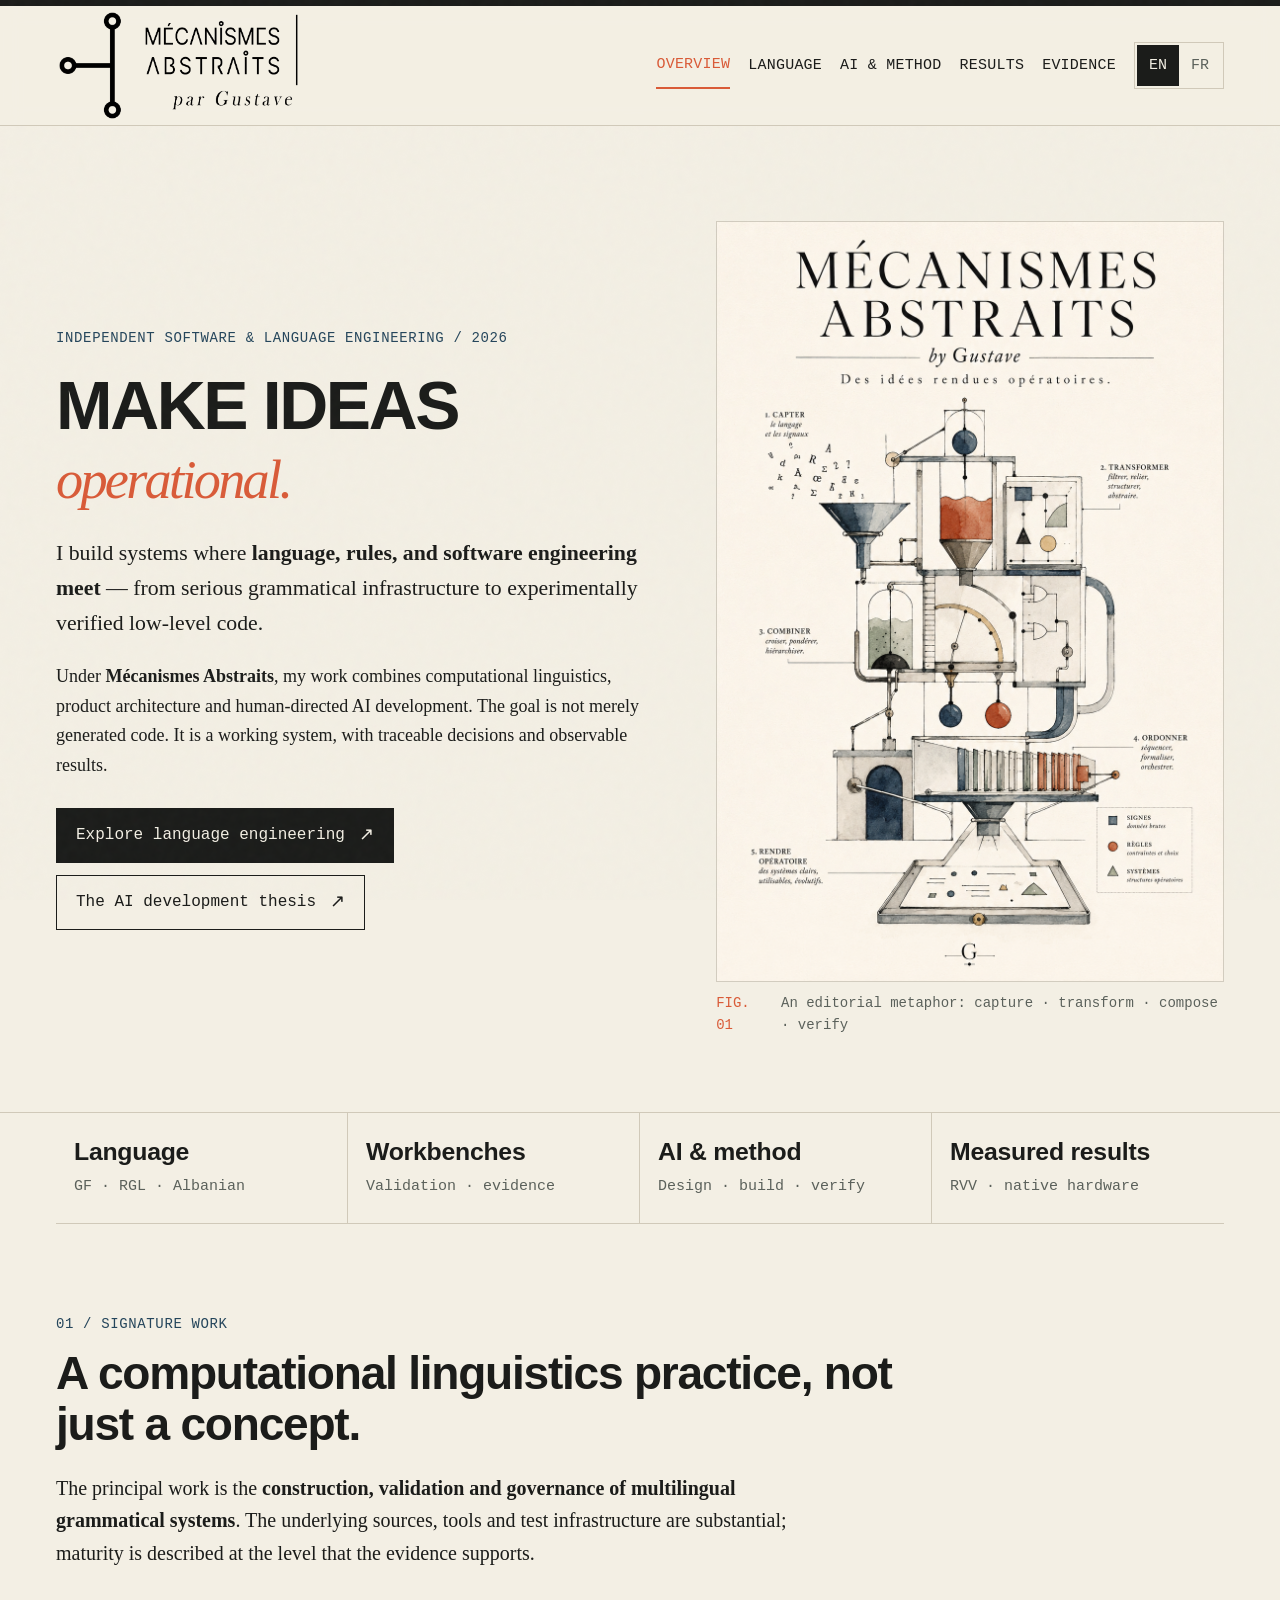
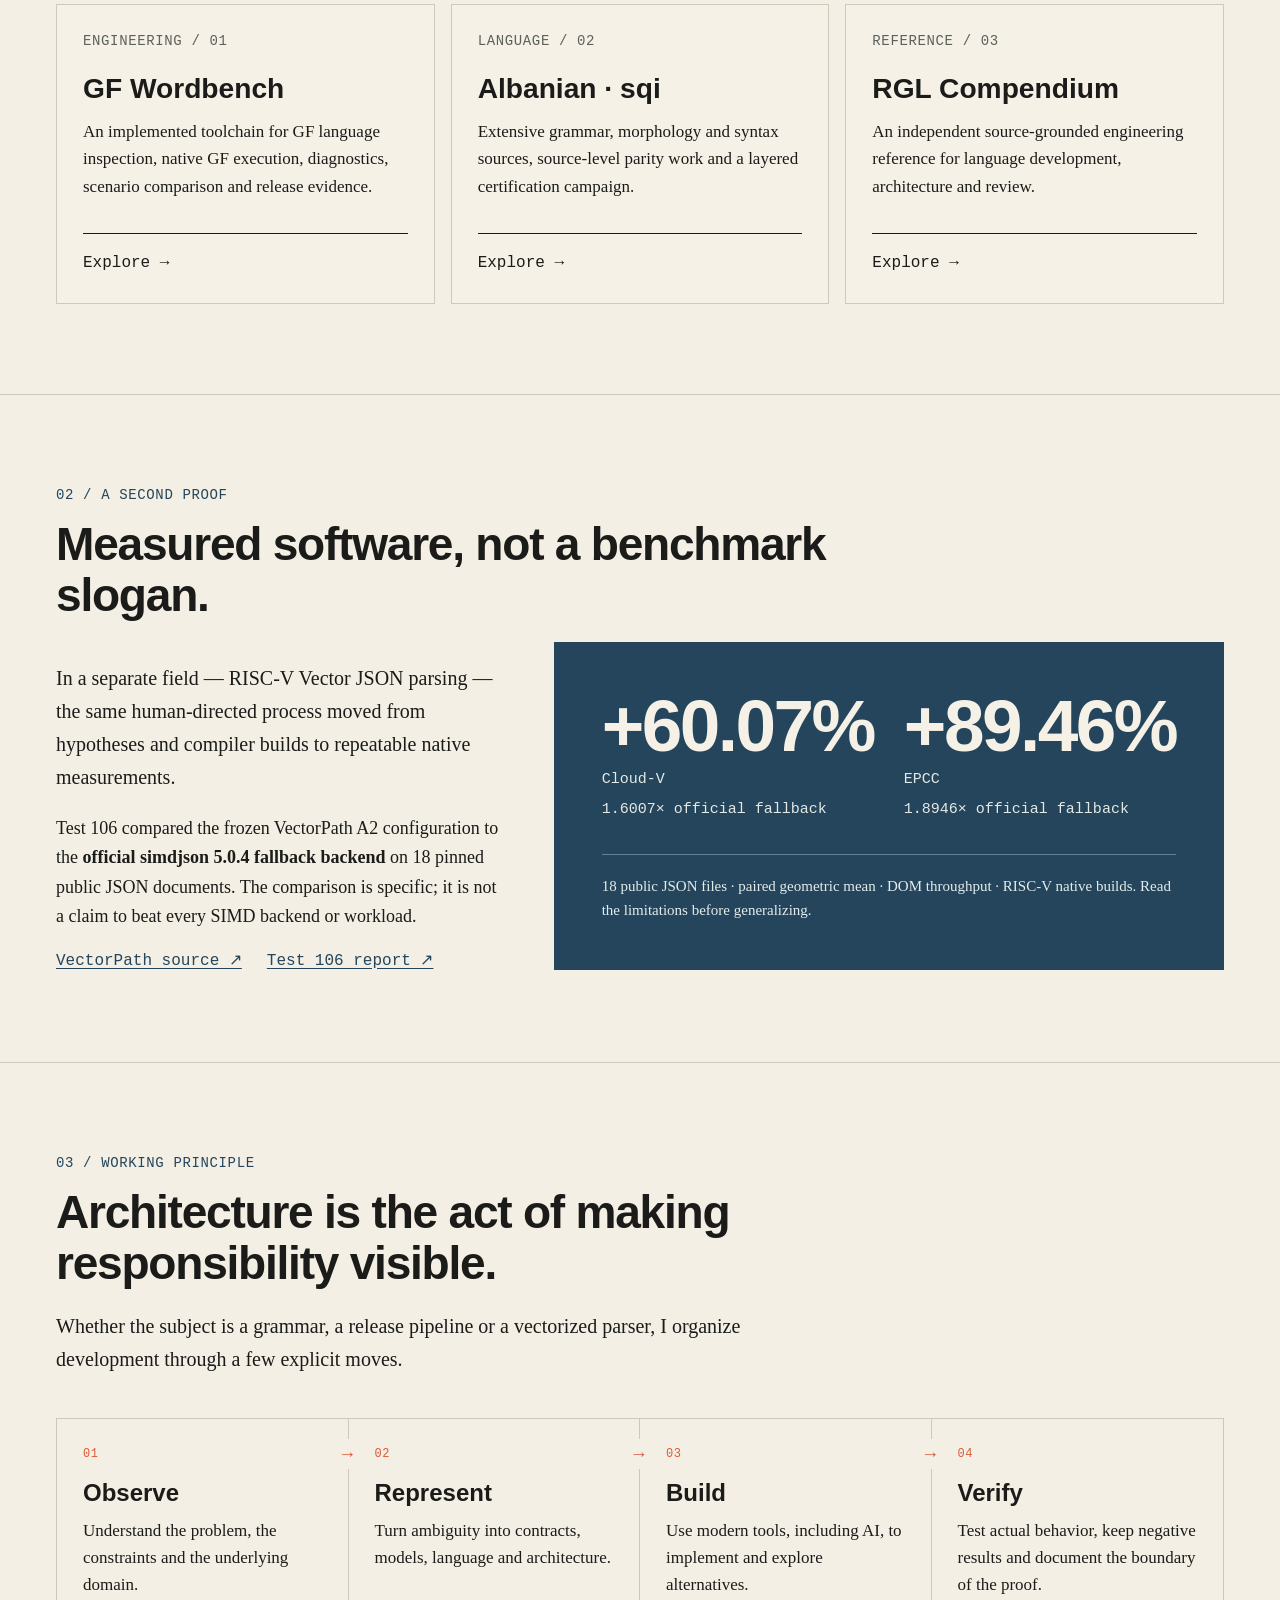
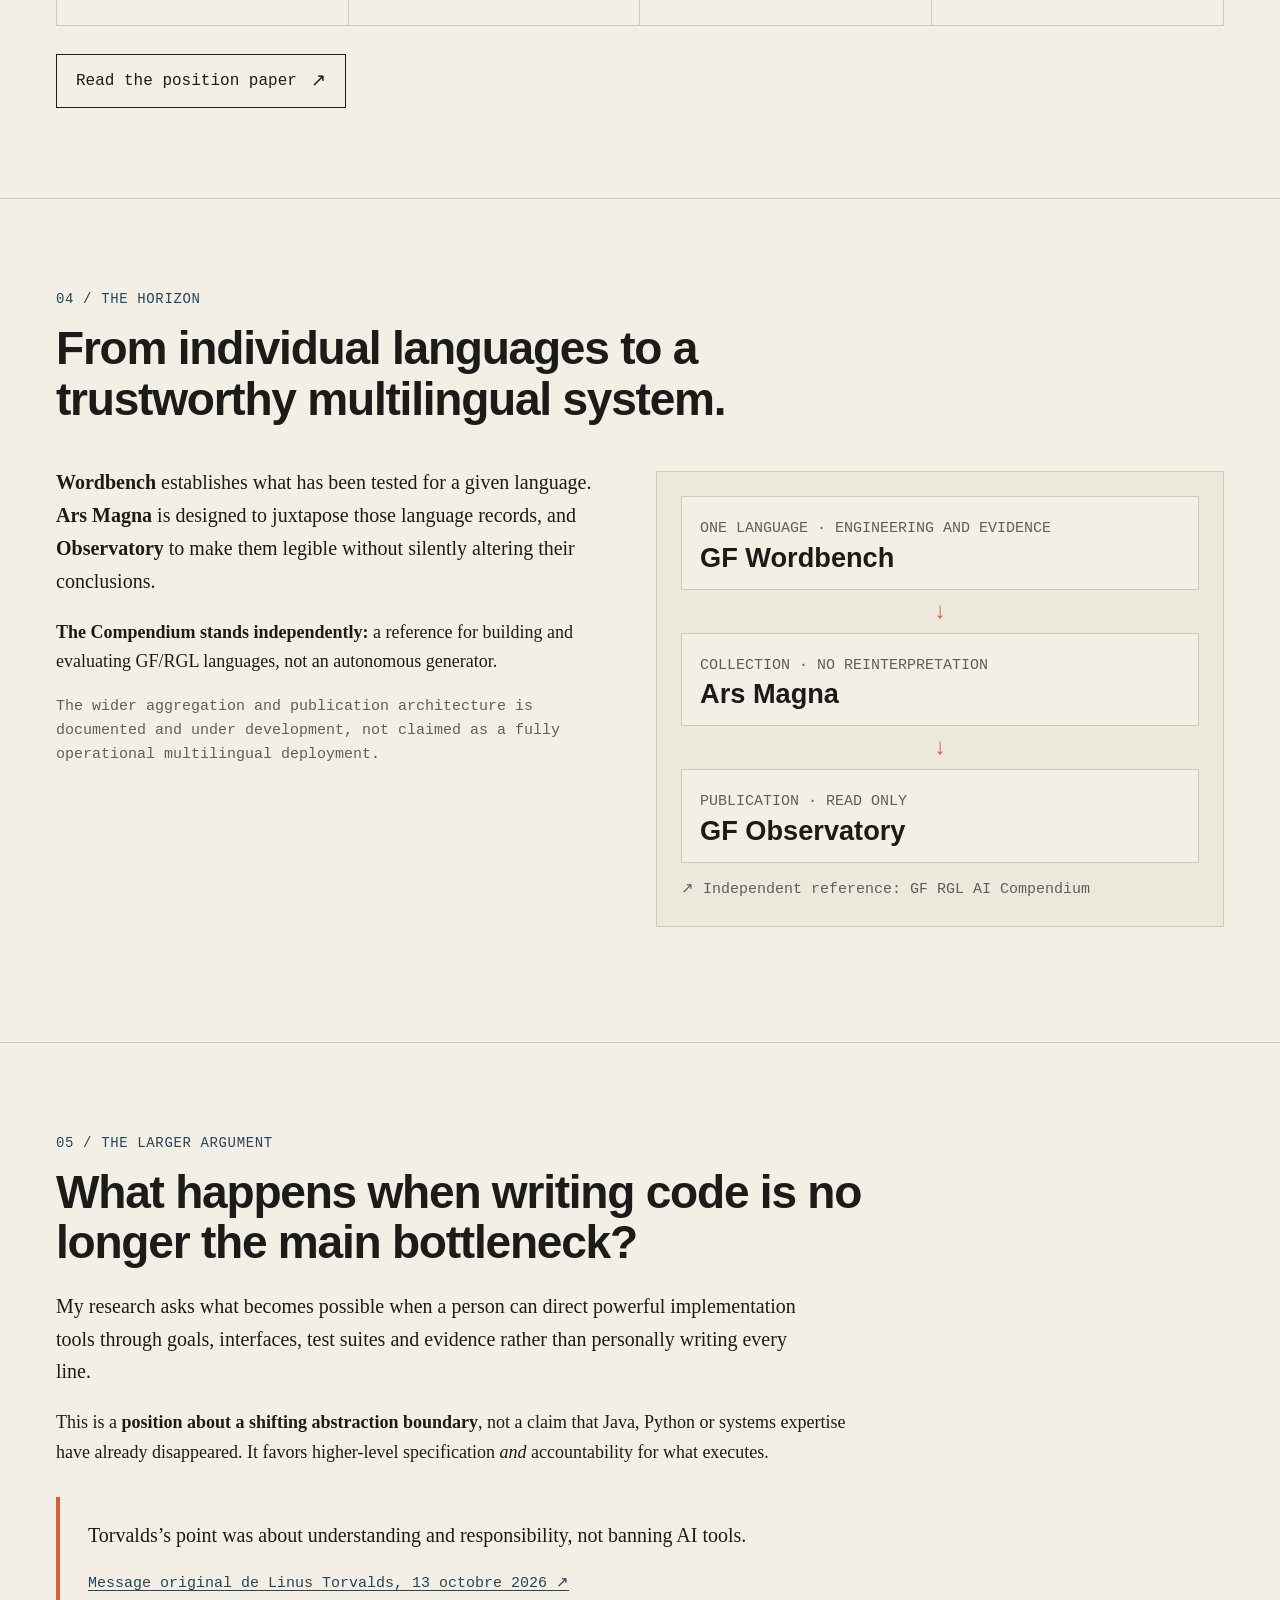
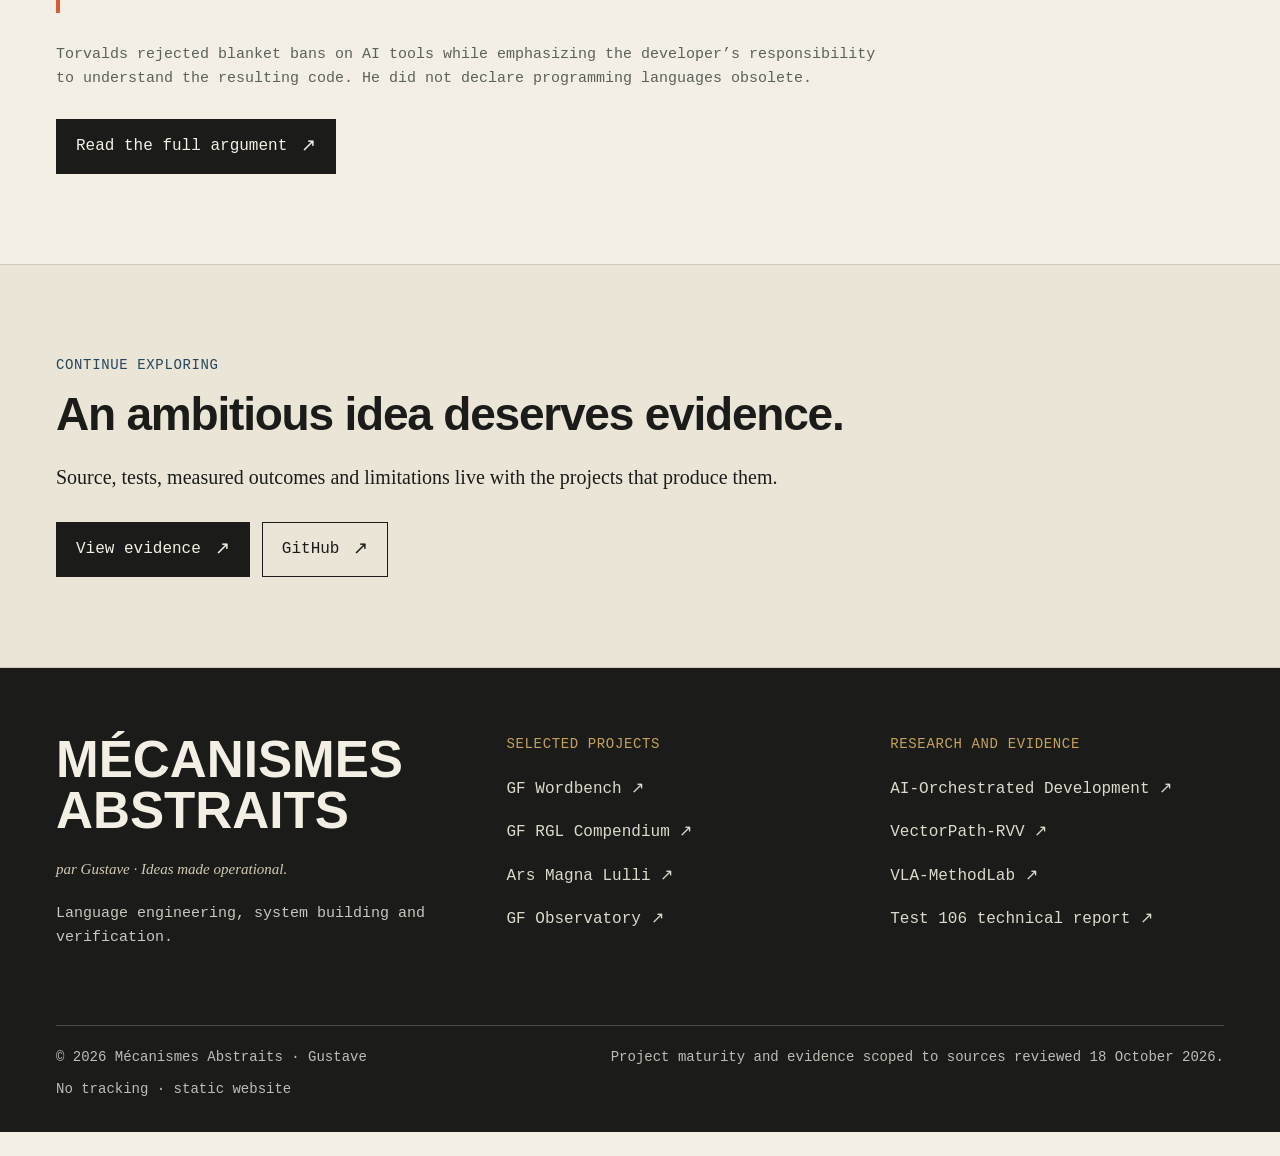
<file: docs/index.html>
<!doctype html><html lang="en"><head><meta charset="utf-8"><meta name="viewport" content="width=device-width,initial-scale=1"><meta name="description" content="Applied computational linguistics, GF Wordbench, Albanian RGL, evidence-based AI-assisted software engineering, and RISC-V VectorPath performance research."><meta name="theme-color" content="#f3efe4"><meta property="og:type" content="website"><meta property="og:title" content="Mécanismes Abstraits — by Gustave | Language, systems, AI"><meta property="og:description" content="Applied computational linguistics, GF Wordbench, Albanian RGL, evidence-based AI-assisted software engineering, and RISC-V VectorPath performance research."><meta name="color-scheme" content="light"><title>Mécanismes Abstraits — by Gustave | Language, systems, AI</title><link rel="icon" href="assets/icon.svg" type="image/svg+xml"><link rel="stylesheet" href="assets/site.css"><link rel="alternate" hreflang="en" href="https://ma-gustave.github.io/MA-Gustave/index.html"><link rel="alternate" hreflang="fr" href="https://ma-gustave.github.io/MA-Gustave/fr/index.html"></head><body class="shell"><a class="skip" href="#main">Skip to content</a><header class="header"><div class="container header-inner"><a href="index.html" class="brand" aria-label="Mécanismes Abstraits — Home"><img class="brand-icon" src="assets/mechanism-mark.svg" alt=""><span><span class="brand-title">MÉCANISMES ABSTRAITS</span><br><span class="brand-small">par Gustave</span></span></a><button class="menu-btn" data-menu data-open="Open menu" data-close="Close" aria-controls="primary-nav" aria-expanded="false">Open menu</button><nav class="main-nav" data-mainnav id="primary-nav" aria-label="Main navigation"><a class="nav-link" href="index.html" aria-current="page">Overview</a><a class="nav-link" href="linguistics.html">Language</a><a class="nav-link" href="ai-development.html">AI & Method</a><a class="nav-link" href="rvv-results.html">Results</a><a class="nav-link" href="evidence.html">Evidence</a><span class="lang-switch" aria-label="Language"><a class="lang-link" href="index.html" aria-label="English" aria-current="true">EN</a><a class="lang-link" href="fr/index.html" aria-label="Français">FR</a></span></nav></div></header><main id="main"><section class="hero"><div class="container hero-grid"><div><div class="kicker">Independent software & language engineering / 2026</div><h1>Make ideas<br><em>operational.</em></h1><p class="lead">I build systems where <strong>language, rules, and software engineering meet</strong> — from serious grammatical infrastructure to experimentally verified low-level code.</p><p>Under <strong>Mécanismes Abstraits</strong>, my work combines computational linguistics, product architecture and human-directed AI development. The goal is not merely generated code. It is a working system, with traceable decisions and observable results.</p><div class="actions"><a class="button" href="linguistics.html">Explore language engineering <span class="arrow">↗</span></a><a class="button button-secondary" href="ai-development.html">The AI development thesis <span class="arrow">↗</span></a></div></div><div class="hero-side"><img class="hero-art" src="assets/mechanism-watercolor.png" alt="An illustrated abstract mechanism transforming symbols and rules into structured output" width="1024" height="1536" fetchpriority="high"><div class="picture-caption"><span>FIG. 01</span> An editorial metaphor: capture · transform · compose · verify</div></div></div></section>
 <div class="container"><div class="indexband"><a href="linguistics.html"><strong>Language</strong><span>GF · RGL · Albanian</span></a><a href="linguistics.html#wordbench"><strong>Workbenches</strong><span>Validation · evidence</span></a><a href="ai-development.html"><strong>AI & method</strong><span>Design · build · verify</span></a><a href="rvv-results.html"><strong>Measured results</strong><span>RVV · native hardware</span></a></div></div><section class="section " id=""><div class="container"><div class="kicker">01 / Signature work</div><h2 class="section-title">A computational linguistics practice, not just a concept.</h2><p class="section-lead">The principal work is the <strong>construction, validation and governance of multilingual grammatical systems</strong>. The underlying sources, tools and test infrastructure are substantial; maturity is described at the level that the evidence supports.</p><div class="grid-three" style="margin-top:34px"><article class="story-card "><span class="mini-meta">ENGINEERING / 01</span><h3>GF Wordbench</h3><p>An implemented toolchain for GF language inspection, native GF execution, diagnostics, scenario comparison and release evidence.</p><a href="linguistics.html#wordbench">Explore →</a></article><article class="story-card "><span class="mini-meta">LANGUAGE / 02</span><h3>Albanian · sqi</h3><p>Extensive grammar, morphology and syntax sources, source-level parity work and a layered certification campaign.</p><a href="linguistics.html#albanian">Explore →</a></article><article class="story-card "><span class="mini-meta">REFERENCE / 03</span><h3>RGL Compendium</h3><p>An independent source-grounded engineering reference for language development, architecture and review.</p><a href="linguistics.html#compendium">Explore →</a></article></div></div></section><section class="section " id=""><div class="container"><div class="kicker">02 / A second proof</div><h2 class="section-title">Measured software, not a benchmark slogan.</h2><div class="split-feature"><div><p class="section-lead">In a separate field — RISC-V Vector JSON parsing — the same human-directed process moved from hypotheses and compiler builds to repeatable native measurements.</p><p>Test 106 compared the frozen VectorPath A2 configuration to the <strong>official simdjson 5.0.4 fallback backend</strong> on 18 pinned public JSON documents. The comparison is specific; it is not a claim to beat every SIMD backend or workload.</p><div class="inline-links"><a href="https://github.com/MA-Gustave/VectorPath-RVV" target="_blank" rel="noopener noreferrer" class="">VectorPath source ↗</a><a href="https://github.com/MA-Gustave/VectorPath-RVV/blob/main/docs/release/TEST106_PUBLICATION_REPORT_EN.md" target="_blank" rel="noopener noreferrer" class="">Test 106 report ↗</a></div></div><div class="stat-panel"><div class="stat-grid"><div class="stat"><strong>+60.07%</strong><span>Cloud-V<br>1.6007× official fallback</span></div><div class="stat"><strong>+89.46%</strong><span>EPCC<br>1.8946× official fallback</span></div></div><div class="stat-foot">18 public JSON files · paired geometric mean · DOM throughput · RISC-V native builds. Read the limitations before generalizing.</div></div></div></div></section><section class="section " id=""><div class="container"><div class="kicker">03 / Working principle</div><h2 class="section-title">Architecture is the act of making responsibility visible.</h2><p class="section-lead">Whether the subject is a grammar, a release pipeline or a vectorized parser, I organize development through a few explicit moves.</p><div class="mechanism-grid"><div class="mech-step"><div class="number">01</div><h3>Observe</h3><p>Understand the problem, the constraints and the underlying domain.</p></div><div class="mech-step"><div class="number">02</div><h3>Represent</h3><p>Turn ambiguity into contracts, models, language and architecture.</p></div><div class="mech-step"><div class="number">03</div><h3>Build</h3><p>Use modern tools, including AI, to implement and explore alternatives.</p></div><div class="mech-step"><div class="number">04</div><h3>Verify</h3><p>Test actual behavior, keep negative results and document the boundary of the proof.</p></div></div><div class="actions"><a href="ai-development.html" class="button button-secondary">Read the position paper <span class="arrow">↗</span></a></div></div></section><section class="section " id=""><div class="container"><div class="kicker">04 / The horizon</div><h2 class="section-title">From individual languages to a trustworthy multilingual system.</h2><div class="grid-two"><div><p class="section-lead"><strong>Wordbench</strong> establishes what has been tested for a given language. <strong>Ars Magna</strong> is designed to juxtapose those language records, and <strong>Observatory</strong> to make them legible without silently altering their conclusions.</p><p><strong>The Compendium stands independently:</strong> a reference for building and evaluating GF/RGL languages, not an autonomous generator.</p><p class="small-note">The wider aggregation and publication architecture is documented and under development, not claimed as a fully operational multilingual deployment.</p></div><div class="diagram"><div class="flowitem"><small>ONE LANGUAGE · ENGINEERING AND EVIDENCE</small><strong>GF Wordbench</strong></div><div class="flowarrow">↓</div><div class="flowitem"><small>COLLECTION · NO REINTERPRETATION</small><strong>Ars Magna</strong></div><div class="flowarrow">↓</div><div class="flowitem"><small>PUBLICATION · READ ONLY</small><strong>GF Observatory</strong></div><p class="small-note" style="margin-bottom:0">↗ Independent reference: GF RGL AI Compendium</p></div></div></div></section><section class="section " id=""><div class="container"><div class="kicker">05 / The larger argument</div><h2 class="section-title">What happens when writing code is no longer the main bottleneck?</h2><div class="section-narrow"><p class="section-lead">My research asks what becomes possible when a person can direct powerful implementation tools through goals, interfaces, test suites and evidence rather than personally writing every line.</p><p>This is a <strong>position about a shifting abstraction boundary</strong>, not a claim that Java, Python or systems expertise have already disappeared. It favors higher-level specification <em>and</em> accountability for what executes.</p><div class="quote"><p class="section-lead">Torvalds’s point was about understanding and responsibility, not banning AI tools.</p><p class="small-note"><a href="https://mid.mail-archive.com/linux-kernel%40vger.kernel.org/msg2663526.html" target="_blank" rel="noopener noreferrer">Message original de Linus Torvalds, 13 octobre 2026 ↗</a></p></div><p class="small-note">Torvalds rejected blanket bans on AI tools while emphasizing the developer’s responsibility to understand the resulting code. He did not declare programming languages obsolete.</p><div class="actions"><a class="button" href="ai-development.html">Read the full argument <span class="arrow">↗</span></a></div></div></div></section><section class="section last-cta"><div class="container"><div class="kicker">CONTINUE EXPLORING</div><h2 class="section-title">An ambitious idea deserves evidence.</h2><p class="section-lead">Source, tests, measured outcomes and limitations live with the projects that produce them.</p><div class="actions"><a class="button" href="evidence.html">View evidence <span class="arrow">↗</span></a><a class="button button-secondary" href="https://github.com/MA-Gustave">GitHub <span class="arrow">↗</span></a></div></div></section></main><footer class="footer"><div class="container"><div class="footer-grid"><div><h2>MÉCANISMES<br>ABSTRAITS</h2><p><em>par Gustave · Ideas made operational.</em></p><p class="small-note" style="color:#c8c7bd">Language engineering, system building and verification.</p></div><div><div class="kicker" style="color:#c4a25a;margin-bottom:19px">Selected projects</div><div class="footer-list"><a href="https://github.com/MA-Gustave/GF_Wordbench" target="_blank" rel="noopener noreferrer" class="">GF Wordbench ↗</a><a href="https://github.com/MA-Gustave/GF_RGL_AI_Compendium" target="_blank" rel="noopener noreferrer" class="">GF RGL Compendium ↗</a><a href="https://github.com/MA-Gustave/Ars-Magna-Lulli" target="_blank" rel="noopener noreferrer" class="">Ars Magna Lulli ↗</a><a href="https://github.com/MA-Gustave/GF_Observatory" target="_blank" rel="noopener noreferrer" class="">GF Observatory ↗</a></div></div><div><div class="kicker" style="color:#c4a25a;margin-bottom:19px">Research and evidence</div><div class="footer-list"><a href="https://github.com/MA-Gustave/AI-Orchestrated-Experimental-Development" target="_blank" rel="noopener noreferrer" class="">AI-Orchestrated Development ↗</a><a href="https://github.com/MA-Gustave/VectorPath-RVV" target="_blank" rel="noopener noreferrer" class="">VectorPath-RVV ↗</a><a href="https://github.com/MA-Gustave/VLA-MethodLab" target="_blank" rel="noopener noreferrer" class="">VLA-MethodLab ↗</a><a href="https://github.com/MA-Gustave/VectorPath-RVV/blob/main/docs/release/TEST106_PUBLICATION_REPORT_EN.md" target="_blank" rel="noopener noreferrer" class="">Test 106 technical report ↗</a></div></div></div><div class="footer-meta"><span>© <span data-year>2026</span> Mécanismes Abstraits · Gustave</span><span>Project maturity and evidence scoped to sources reviewed 18 October 2026.</span><span>No tracking · static website</span></div></div></footer><script src="assets/site.js" defer></script></body></html>
</file>
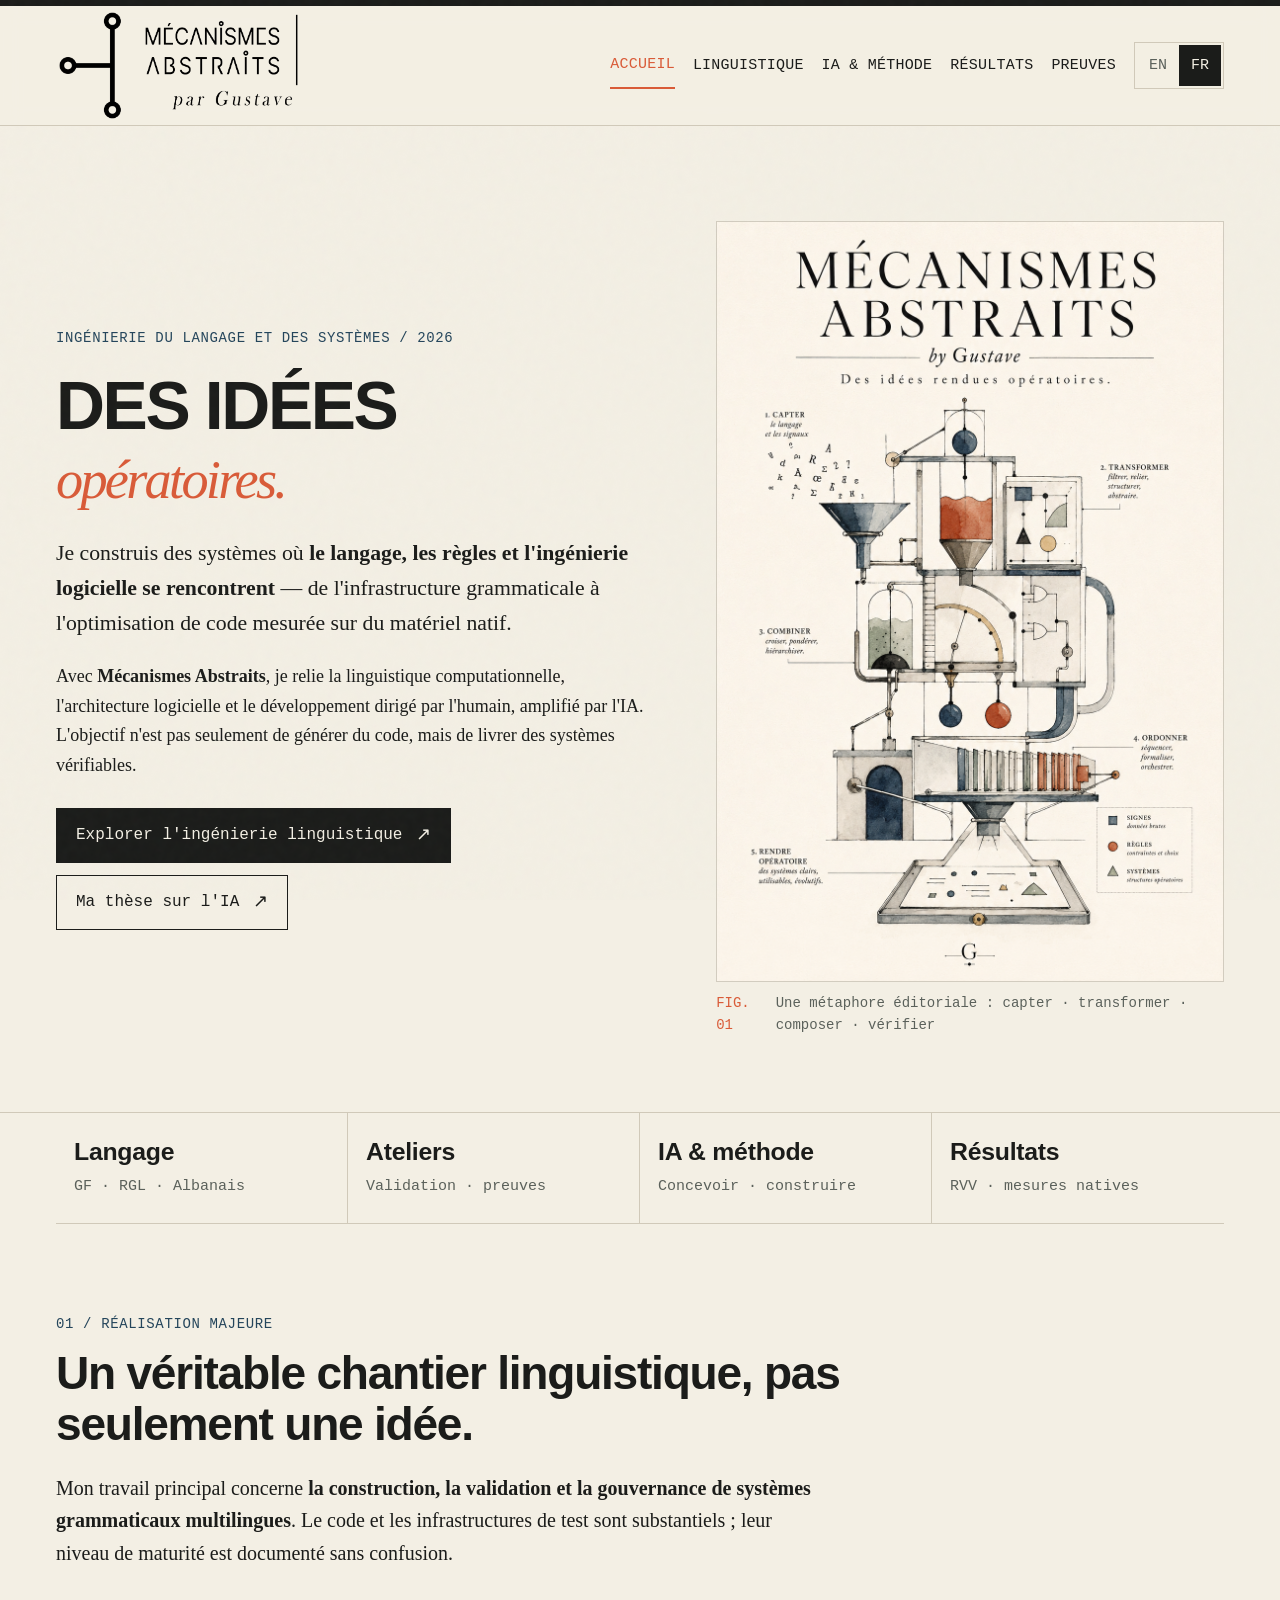
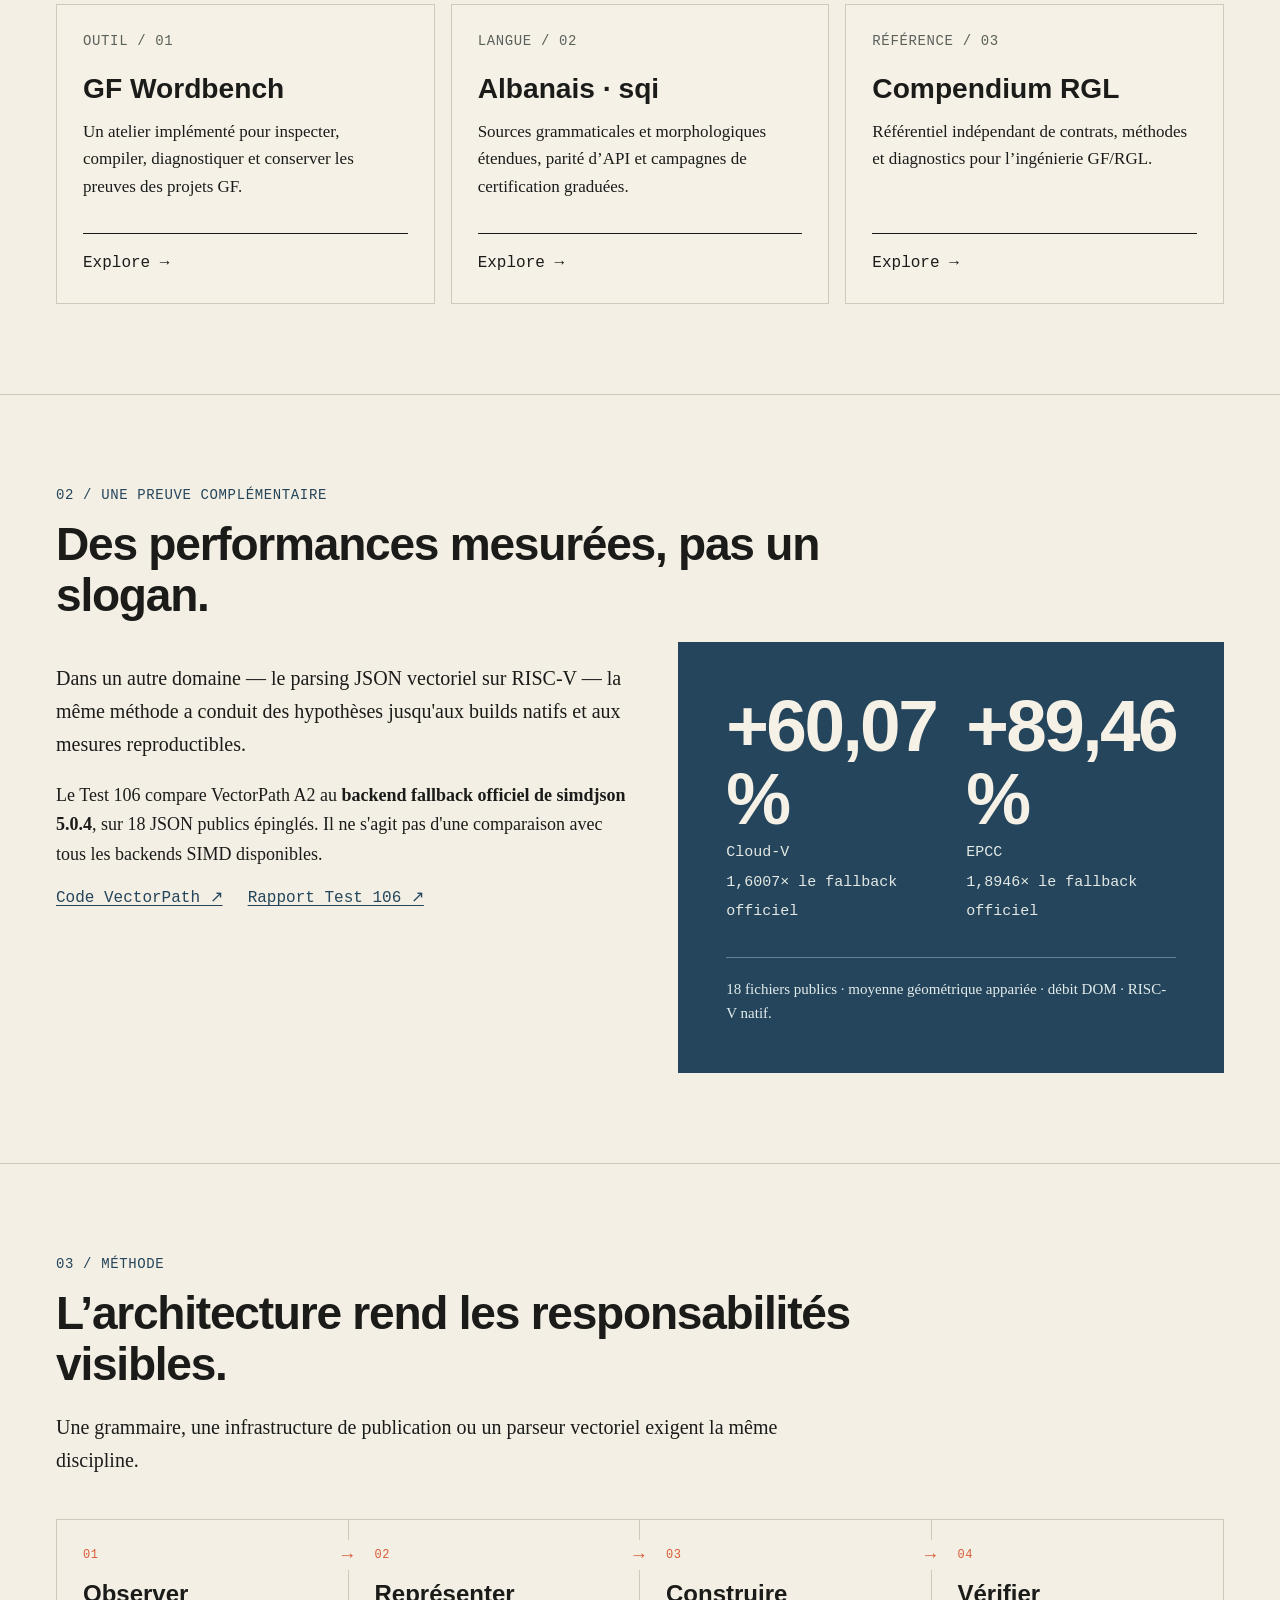
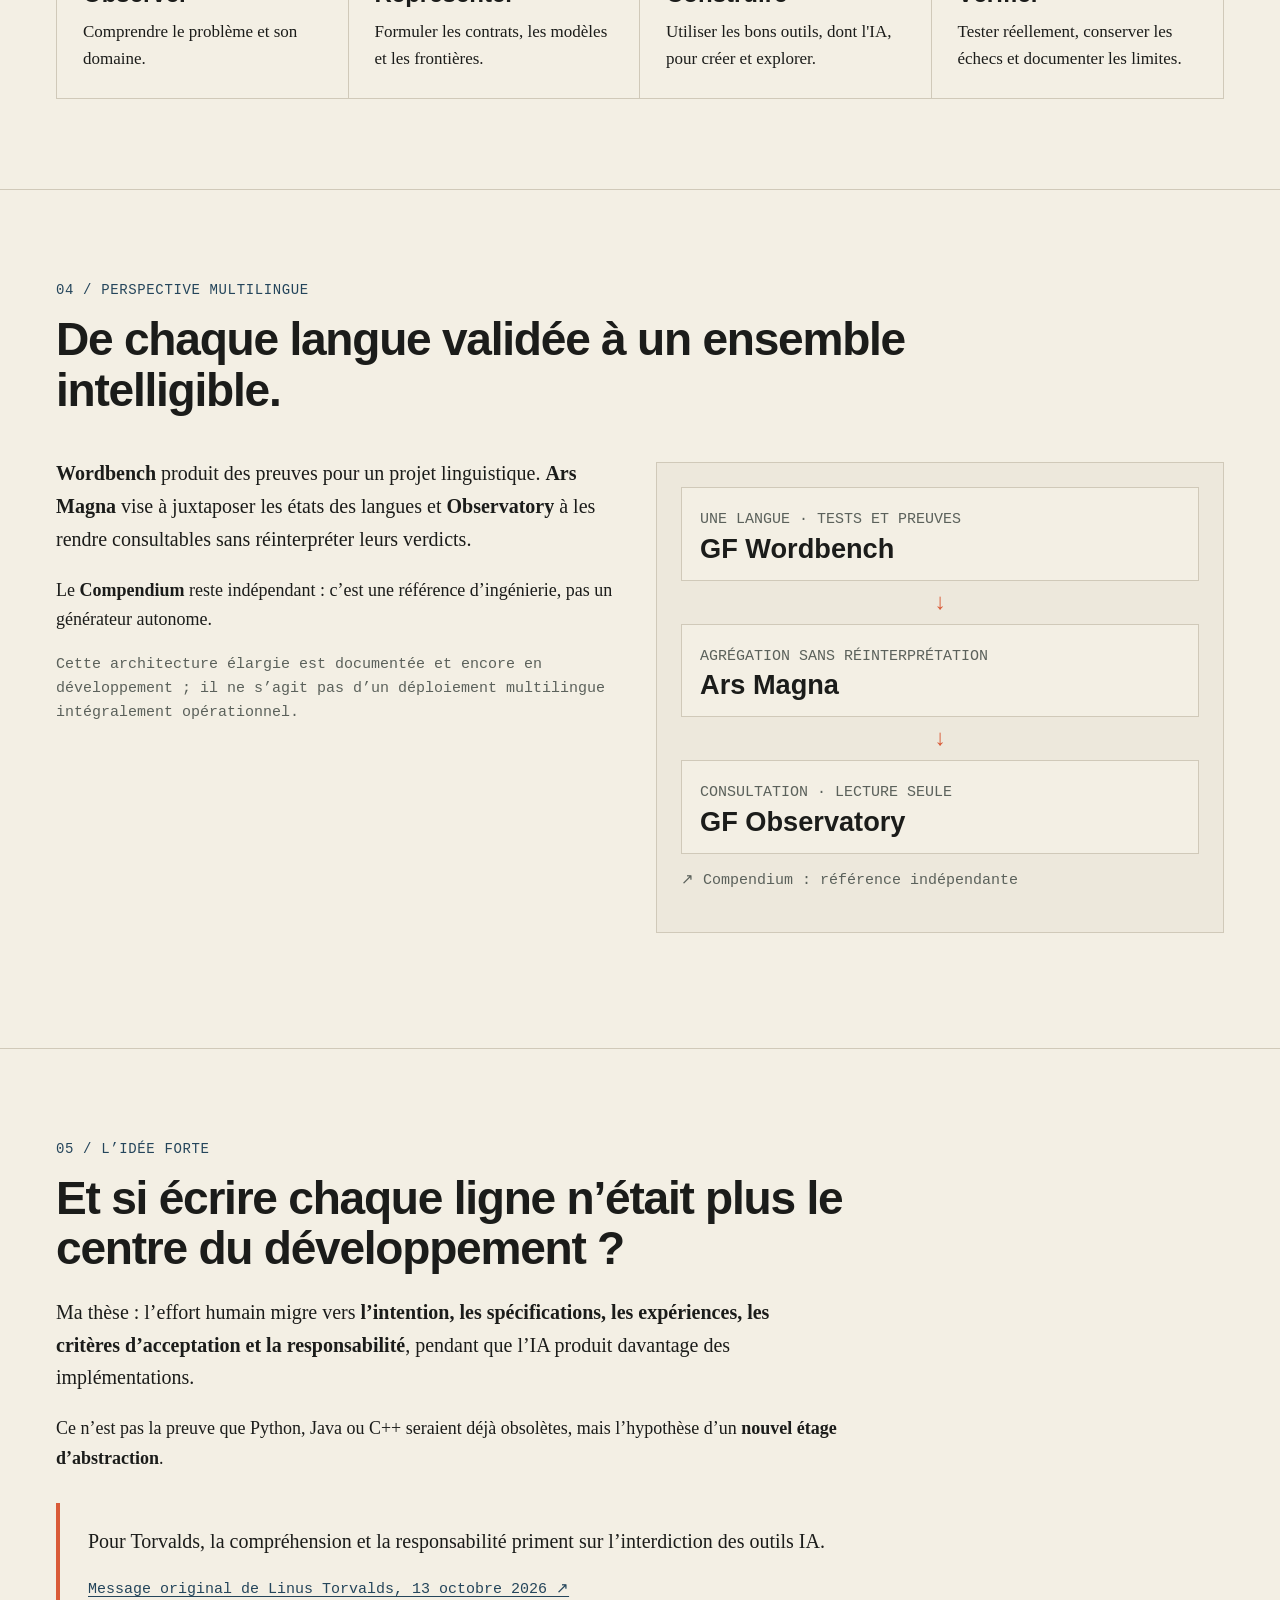
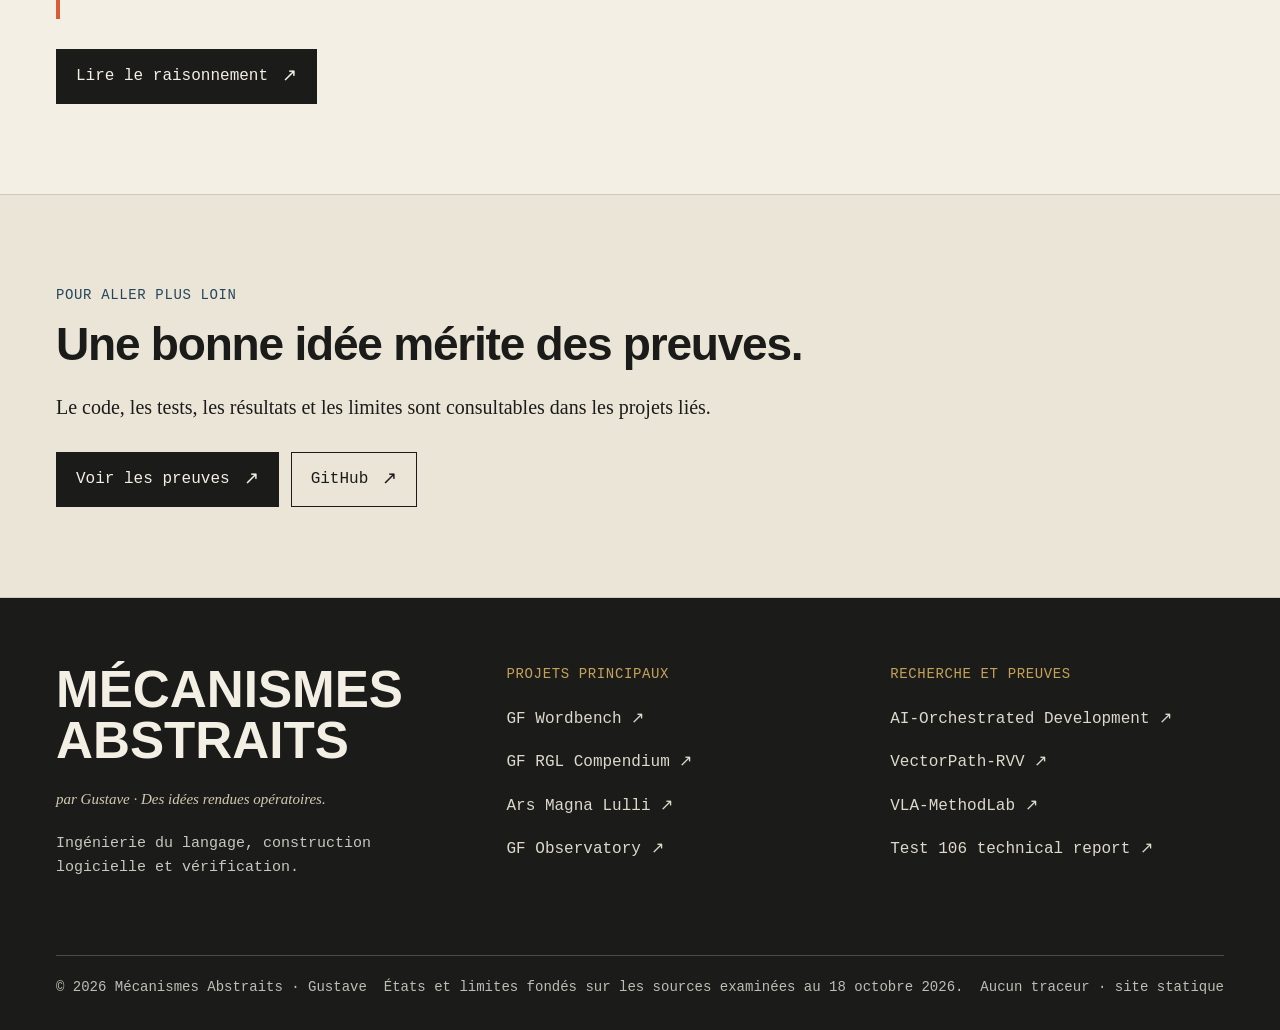
<file: docs/fr/index.html>
<!doctype html><html lang="fr"><head><meta charset="utf-8"><meta name="viewport" content="width=device-width,initial-scale=1"><meta name="description" content="Ingénierie linguistique GF, Wordbench, grammaire albanaise, développement orchestré par IA et résultats VectorPath sur RISC-V."><meta name="theme-color" content="#f3efe4"><meta property="og:type" content="website"><meta property="og:title" content="Mécanismes Abstraits — par Gustave | Langage, systèmes, IA"><meta property="og:description" content="Ingénierie linguistique GF, Wordbench, grammaire albanaise, développement orchestré par IA et résultats VectorPath sur RISC-V."><meta name="color-scheme" content="light"><title>Mécanismes Abstraits — par Gustave | Langage, systèmes, IA</title><link rel="icon" href="../assets/icon.svg" type="image/svg+xml"><link rel="stylesheet" href="../assets/site.css"><link rel="alternate" hreflang="en" href="https://ma-gustave.github.io/MA-Gustave/index.html"><link rel="alternate" hreflang="fr" href="https://ma-gustave.github.io/MA-Gustave/fr/index.html"></head><body class="shell"><a class="skip" href="#main">Aller au contenu</a><header class="header"><div class="container header-inner"><a href="index.html" class="brand" aria-label="Mécanismes Abstraits — Accueil"><img class="brand-icon" src="../assets/mechanism-mark.svg" alt=""><span><span class="brand-title">MÉCANISMES ABSTRAITS</span><br><span class="brand-small">par Gustave</span></span></a><button class="menu-btn" data-menu data-open="Ouvrir le menu" data-close="Fermer" aria-controls="primary-nav" aria-expanded="false">Ouvrir le menu</button><nav class="main-nav" data-mainnav id="primary-nav" aria-label="Navigation principale"><a class="nav-link" href="index.html" aria-current="page">Accueil</a><a class="nav-link" href="linguistics.html">Linguistique</a><a class="nav-link" href="ai-development.html">IA & méthode</a><a class="nav-link" href="rvv-results.html">Résultats</a><a class="nav-link" href="evidence.html">Preuves</a><span class="lang-switch" aria-label="Language"><a class="lang-link" href="../index.html" aria-label="English">EN</a><a class="lang-link" href="index.html" aria-label="Français" aria-current="true">FR</a></span></nav></div></header><main id="main"><section class="hero"><div class="container hero-grid"><div><div class="kicker">Ingénierie du langage et des systèmes / 2026</div><h1>Des idées<br><em>opératoires.</em></h1><p class="lead">Je construis des systèmes où <strong>le langage, les règles et l'ingénierie logicielle se rencontrent</strong> — de l'infrastructure grammaticale à l'optimisation de code mesurée sur du matériel natif.</p><p>Avec <strong>Mécanismes Abstraits</strong>, je relie la linguistique computationnelle, l'architecture logicielle et le développement dirigé par l'humain, amplifié par l'IA. L'objectif n'est pas seulement de générer du code, mais de livrer des systèmes vérifiables.</p><div class="actions"><a class="button" href="linguistics.html">Explorer l'ingénierie linguistique <span class="arrow">↗</span></a><a class="button button-secondary" href="ai-development.html">Ma thèse sur l'IA <span class="arrow">↗</span></a></div></div><div class="hero-side"><img class="hero-art" src="../assets/mechanism-watercolor.png" alt="Mécanisme illustré transformant des signes et des règles en un système structuré" width="1024" height="1536" fetchpriority="high"><div class="picture-caption"><span>FIG. 01</span> Une métaphore éditoriale : capter · transformer · composer · vérifier</div></div></div></section><div class="container"><div class="indexband"><a href="linguistics.html"><strong>Langage</strong><span>GF · RGL · Albanais</span></a><a href="linguistics.html#wordbench"><strong>Ateliers</strong><span>Validation · preuves</span></a><a href="ai-development.html"><strong>IA & méthode</strong><span>Concevoir · construire</span></a><a href="rvv-results.html"><strong>Résultats</strong><span>RVV · mesures natives</span></a></div></div><section class="section " id=""><div class="container"><div class="kicker">01 / Réalisation majeure</div><h2 class="section-title">Un véritable chantier linguistique, pas seulement une idée.</h2><p class="section-lead">Mon travail principal concerne <strong>la construction, la validation et la gouvernance de systèmes grammaticaux multilingues</strong>. Le code et les infrastructures de test sont substantiels ; leur niveau de maturité est documenté sans confusion.</p><div class="grid-three" style="margin-top:34px"><article class="story-card "><span class="mini-meta">OUTIL / 01</span><h3>GF Wordbench</h3><p>Un atelier implémenté pour inspecter, compiler, diagnostiquer et conserver les preuves des projets GF.</p><a href="linguistics.html#wordbench">Explore →</a></article><article class="story-card "><span class="mini-meta">LANGUE / 02</span><h3>Albanais · sqi</h3><p>Sources grammaticales et morphologiques étendues, parité d’API et campagnes de certification graduées.</p><a href="linguistics.html#albanian">Explore →</a></article><article class="story-card "><span class="mini-meta">RÉFÉRENCE / 03</span><h3>Compendium RGL</h3><p>Référentiel indépendant de contrats, méthodes et diagnostics pour l’ingénierie GF/RGL.</p><a href="linguistics.html#compendium">Explore →</a></article></div></div></section><section class="section " id=""><div class="container"><div class="kicker">02 / Une preuve complémentaire</div><h2 class="section-title">Des performances mesurées, pas un slogan.</h2><div class="split-feature"><div><p class="section-lead">Dans un autre domaine — le parsing JSON vectoriel sur RISC-V — la même méthode a conduit des hypothèses jusqu'aux builds natifs et aux mesures reproductibles.</p><p>Le Test 106 compare VectorPath A2 au <strong>backend fallback officiel de simdjson 5.0.4</strong>, sur 18 JSON publics épinglés. Il ne s'agit pas d'une comparaison avec tous les backends SIMD disponibles.</p><div class="inline-links"><a href="https://github.com/MA-Gustave/VectorPath-RVV" target="_blank" rel="noopener noreferrer" class="">Code VectorPath ↗</a><a href="https://github.com/MA-Gustave/VectorPath-RVV/blob/main/docs/release/TEST106_PUBLICATION_REPORT_EN.md" target="_blank" rel="noopener noreferrer" class="">Rapport Test 106 ↗</a></div></div><div class="stat-panel"><div class="stat-grid"><div class="stat"><strong>+60,07 %</strong><span>Cloud-V<br>1,6007× le fallback officiel</span></div><div class="stat"><strong>+89,46 %</strong><span>EPCC<br>1,8946× le fallback officiel</span></div></div><div class="stat-foot">18 fichiers publics · moyenne géométrique appariée · débit DOM · RISC-V natif.</div></div></div></div></section><section class="section " id=""><div class="container"><div class="kicker">03 / Méthode</div><h2 class="section-title">L’architecture rend les responsabilités visibles.</h2><p class="section-lead">Une grammaire, une infrastructure de publication ou un parseur vectoriel exigent la même discipline.</p><div class="mechanism-grid"><div class="mech-step"><div class="number">01</div><h3>Observer</h3><p>Comprendre le problème et son domaine.</p></div><div class="mech-step"><div class="number">02</div><h3>Représenter</h3><p>Formuler les contrats, les modèles et les frontières.</p></div><div class="mech-step"><div class="number">03</div><h3>Construire</h3><p>Utiliser les bons outils, dont l'IA, pour créer et explorer.</p></div><div class="mech-step"><div class="number">04</div><h3>Vérifier</h3><p>Tester réellement, conserver les échecs et documenter les limites.</p></div></div></div></section><section class="section " id=""><div class="container"><div class="kicker">04 / Perspective multilingue</div><h2 class="section-title">De chaque langue validée à un ensemble intelligible.</h2><div class="grid-two"><div><p class="section-lead"><strong>Wordbench</strong> produit des preuves pour un projet linguistique. <strong>Ars Magna</strong> vise à juxtaposer les états des langues et <strong>Observatory</strong> à les rendre consultables sans réinterpréter leurs verdicts.</p><p>Le <strong>Compendium</strong> reste indépendant : c’est une référence d’ingénierie, pas un générateur autonome.</p><p class="small-note">Cette architecture élargie est documentée et encore en développement ; il ne s’agit pas d’un déploiement multilingue intégralement opérationnel.</p></div><div class="diagram"><div class="flowitem"><small>UNE LANGUE · TESTS ET PREUVES</small><strong>GF Wordbench</strong></div><div class="flowarrow">↓</div><div class="flowitem"><small>AGRÉGATION SANS RÉINTERPRÉTATION</small><strong>Ars Magna</strong></div><div class="flowarrow">↓</div><div class="flowitem"><small>CONSULTATION · LECTURE SEULE</small><strong>GF Observatory</strong></div><p class="small-note">↗ Compendium : référence indépendante</p></div></div></div></section><section class="section " id=""><div class="container"><div class="kicker">05 / L’idée forte</div><h2 class="section-title">Et si écrire chaque ligne n’était plus le centre du développement ?</h2><div class="section-narrow"><p class="section-lead">Ma thèse : l’effort humain migre vers <strong>l’intention, les spécifications, les expériences, les critères d’acceptation et la responsabilité</strong>, pendant que l’IA produit davantage des implémentations.</p><p>Ce n’est pas la preuve que Python, Java ou C++ seraient déjà obsolètes, mais l’hypothèse d’un <strong>nouvel étage d’abstraction</strong>.</p><div class="quote"><p class="section-lead">Pour Torvalds, la compréhension et la responsabilité priment sur l’interdiction des outils IA.</p><p class="small-note"><a href="https://mid.mail-archive.com/linux-kernel%40vger.kernel.org/msg2663526.html" target="_blank" rel="noopener noreferrer">Message original de Linus Torvalds, 13 octobre 2026 ↗</a></p></div><div class="actions"><a class="button" href="ai-development.html">Lire le raisonnement <span class="arrow">↗</span></a></div></div></div></section><section class="section last-cta"><div class="container"><div class="kicker">POUR ALLER PLUS LOIN</div><h2 class="section-title">Une bonne idée mérite des preuves.</h2><p class="section-lead">Le code, les tests, les résultats et les limites sont consultables dans les projets liés.</p><div class="actions"><a class="button" href="evidence.html">Voir les preuves <span class="arrow">↗</span></a><a class="button button-secondary" href="https://github.com/MA-Gustave">GitHub <span class="arrow">↗</span></a></div></div></section></main><footer class="footer"><div class="container"><div class="footer-grid"><div><h2>MÉCANISMES<br>ABSTRAITS</h2><p><em>par Gustave · Des idées rendues opératoires.</em></p><p class="small-note" style="color:#c8c7bd">Ingénierie du langage, construction logicielle et vérification.</p></div><div><div class="kicker" style="color:#c4a25a;margin-bottom:19px">Projets principaux</div><div class="footer-list"><a href="https://github.com/MA-Gustave/GF_Wordbench" target="_blank" rel="noopener noreferrer" class="">GF Wordbench ↗</a><a href="https://github.com/MA-Gustave/GF_RGL_AI_Compendium" target="_blank" rel="noopener noreferrer" class="">GF RGL Compendium ↗</a><a href="https://github.com/MA-Gustave/Ars-Magna-Lulli" target="_blank" rel="noopener noreferrer" class="">Ars Magna Lulli ↗</a><a href="https://github.com/MA-Gustave/GF_Observatory" target="_blank" rel="noopener noreferrer" class="">GF Observatory ↗</a></div></div><div><div class="kicker" style="color:#c4a25a;margin-bottom:19px">Recherche et preuves</div><div class="footer-list"><a href="https://github.com/MA-Gustave/AI-Orchestrated-Experimental-Development" target="_blank" rel="noopener noreferrer" class="">AI-Orchestrated Development ↗</a><a href="https://github.com/MA-Gustave/VectorPath-RVV" target="_blank" rel="noopener noreferrer" class="">VectorPath-RVV ↗</a><a href="https://github.com/MA-Gustave/VLA-MethodLab" target="_blank" rel="noopener noreferrer" class="">VLA-MethodLab ↗</a><a href="https://github.com/MA-Gustave/VectorPath-RVV/blob/main/docs/release/TEST106_PUBLICATION_REPORT_EN.md" target="_blank" rel="noopener noreferrer" class="">Test 106 technical report ↗</a></div></div></div><div class="footer-meta"><span>© <span data-year>2026</span> Mécanismes Abstraits · Gustave</span><span>États et limites fondés sur les sources examinées au 18 octobre 2026.</span><span>Aucun traceur · site statique</span></div></div></footer><script src="../assets/site.js" defer></script></body></html>
</file>
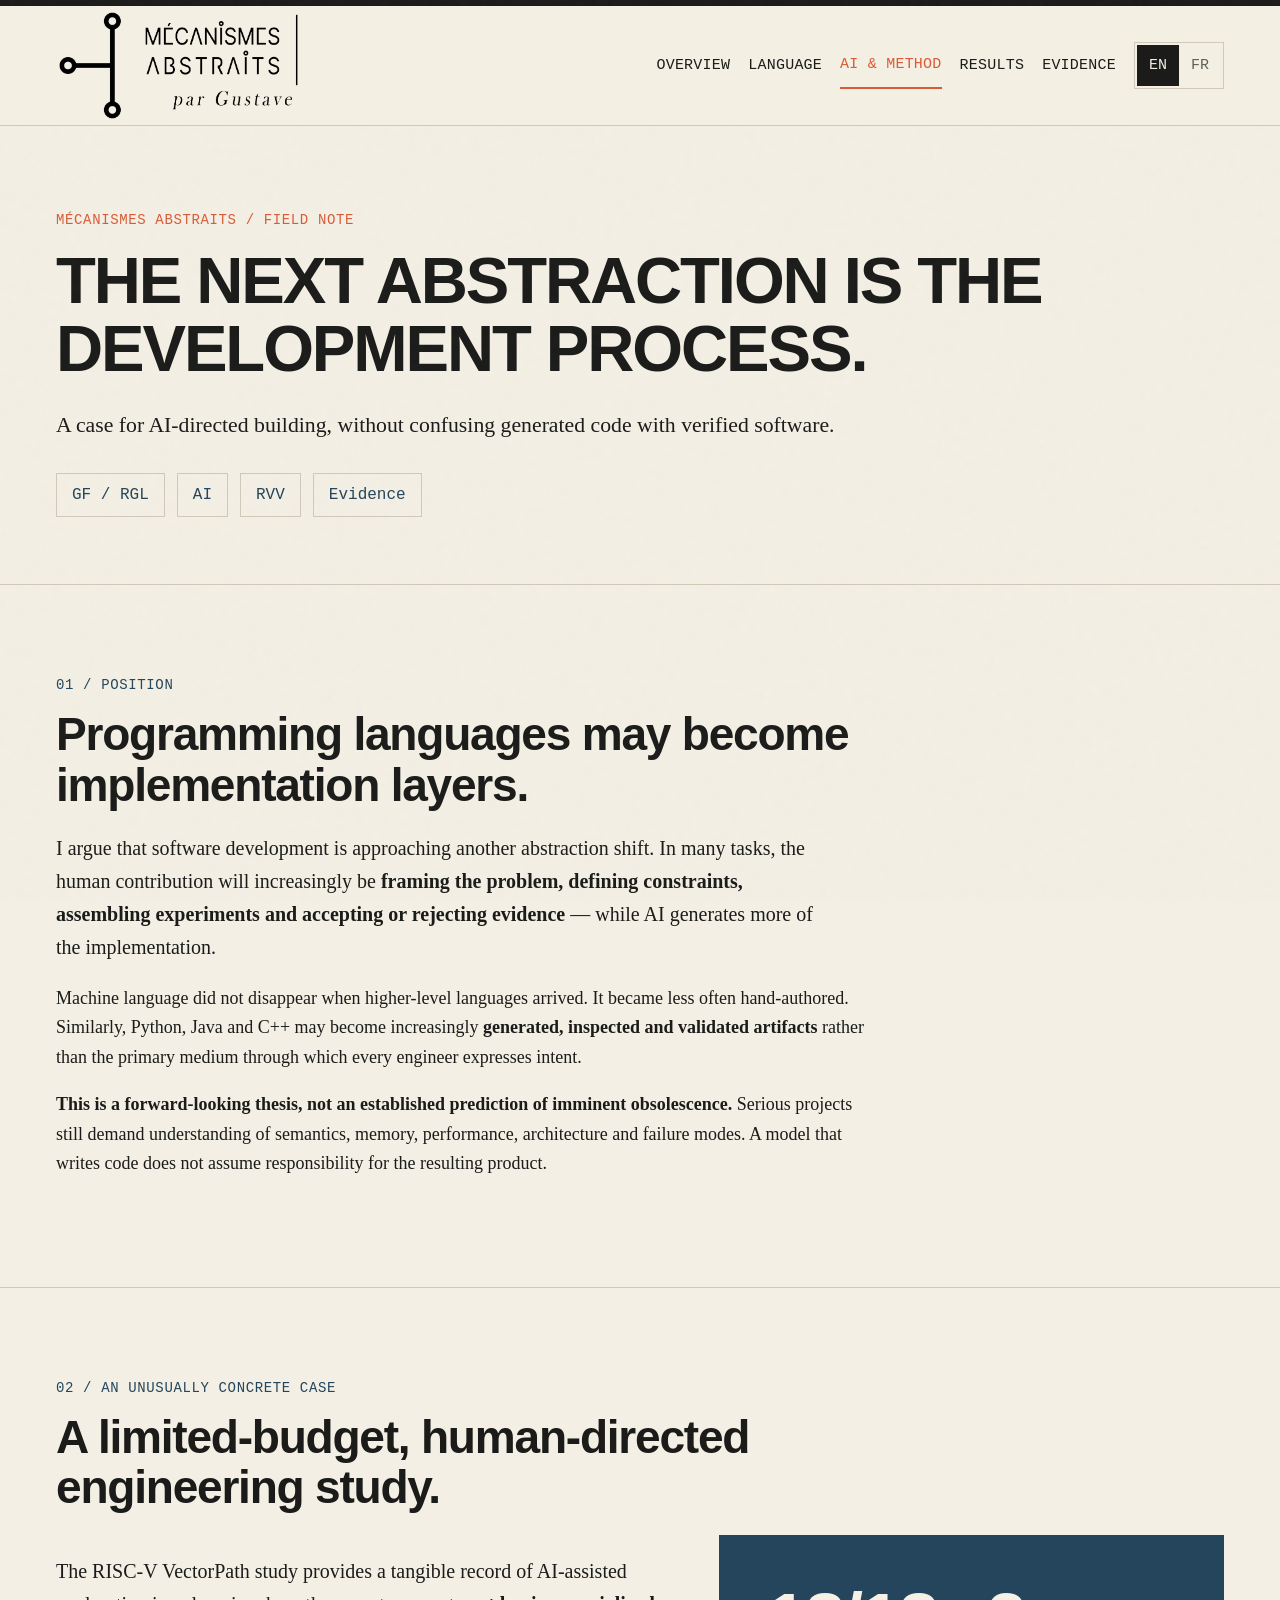
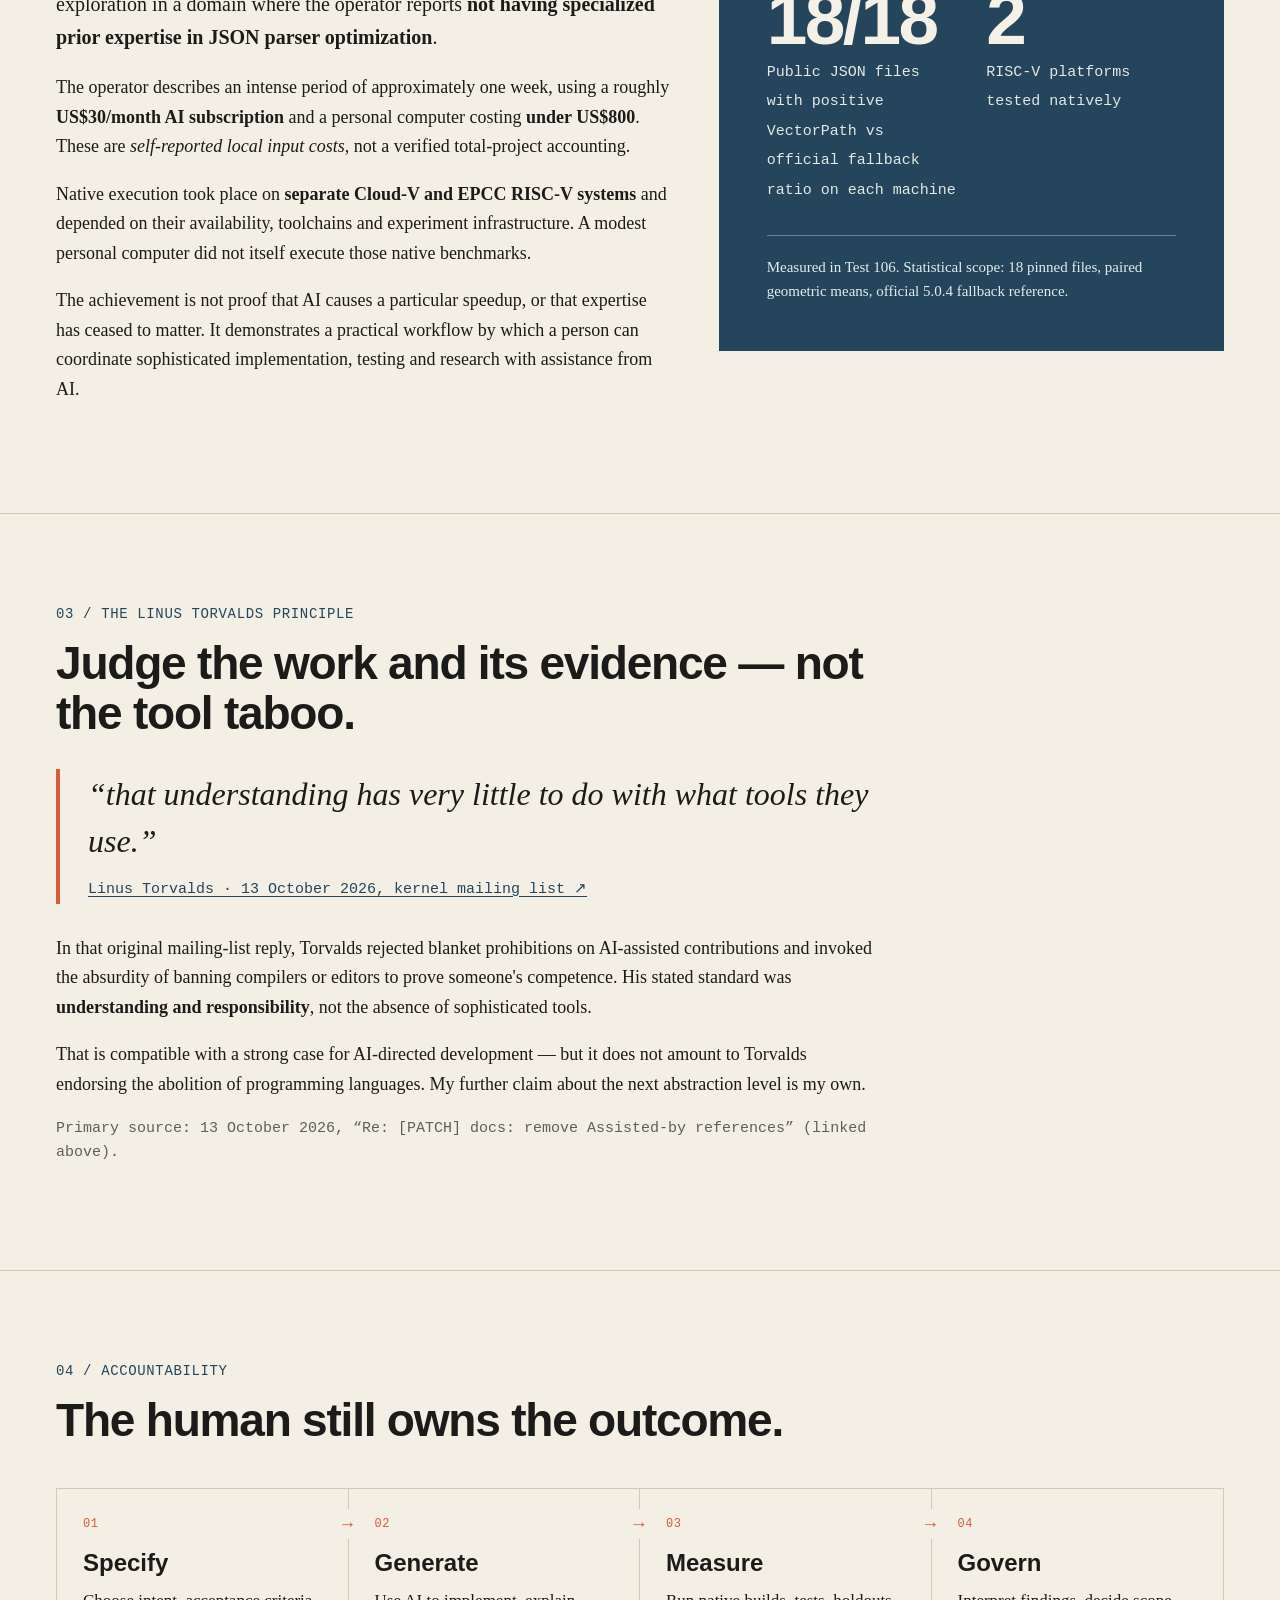
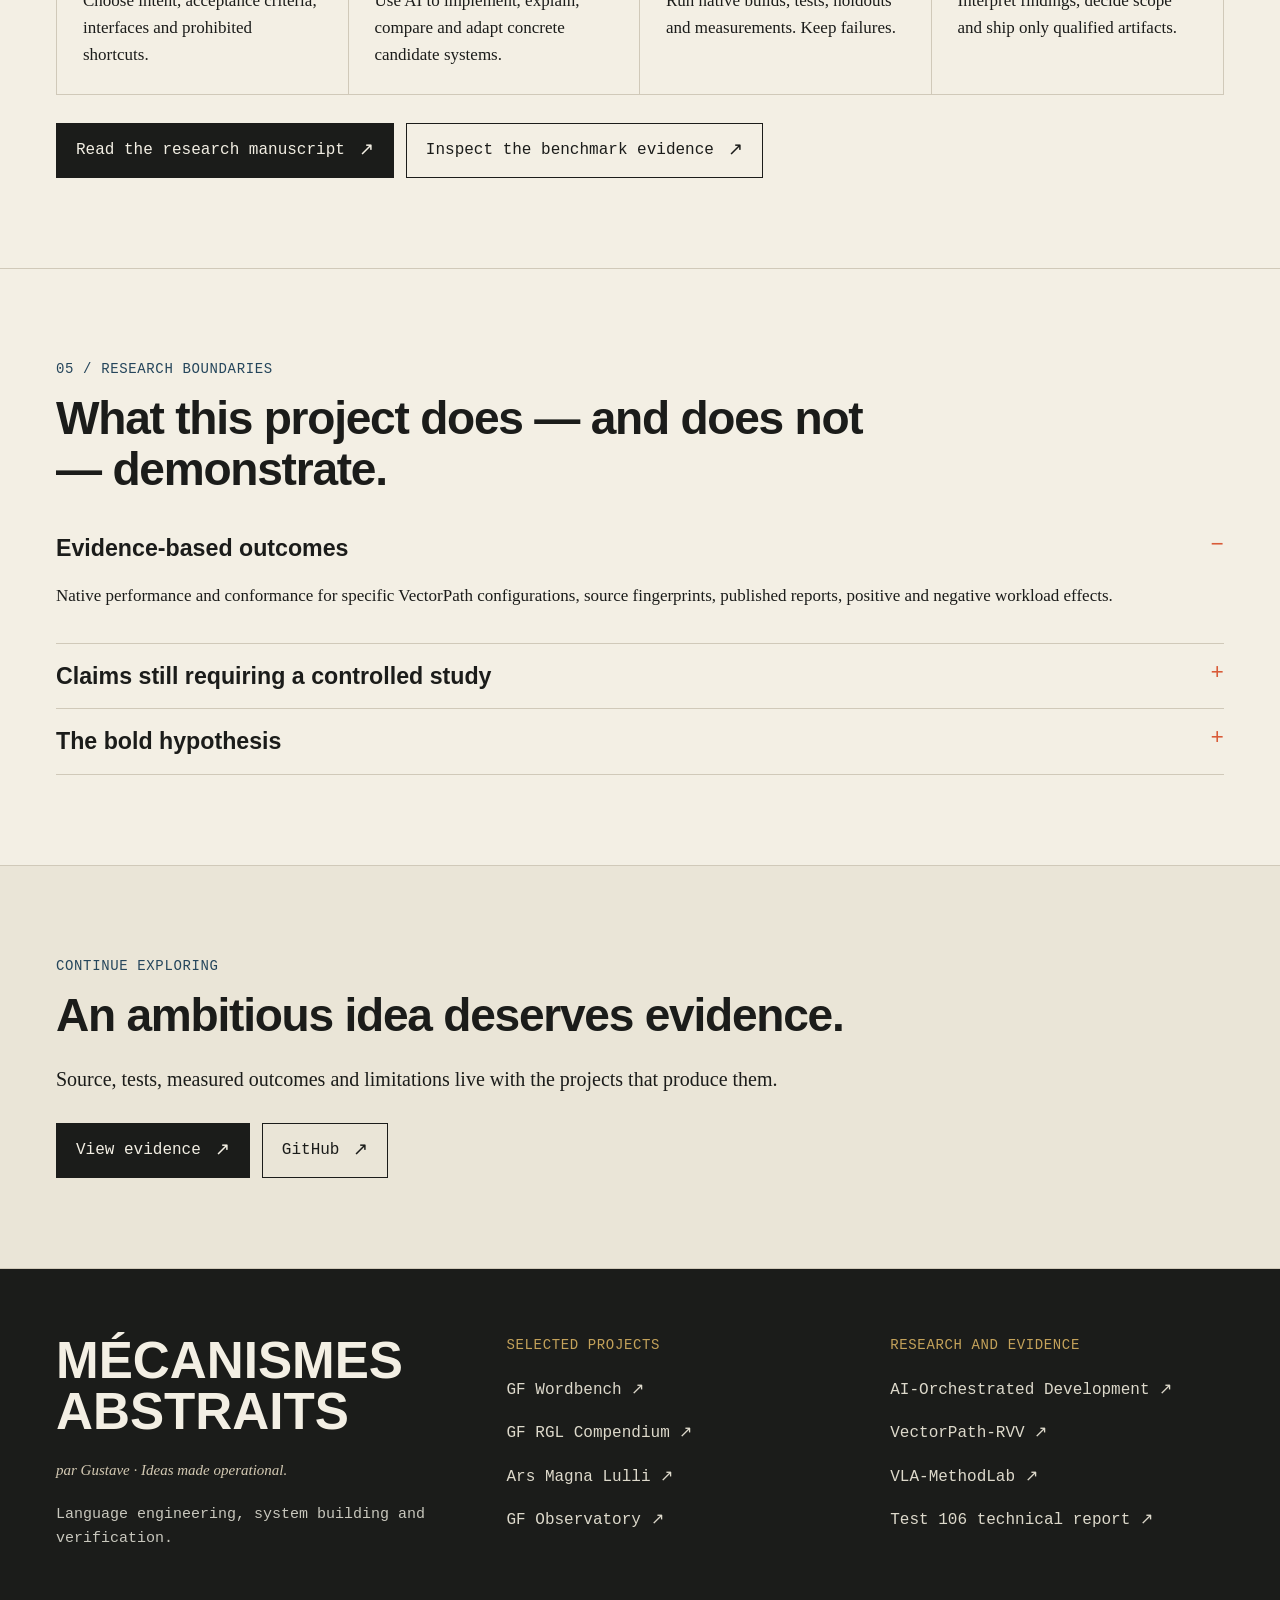
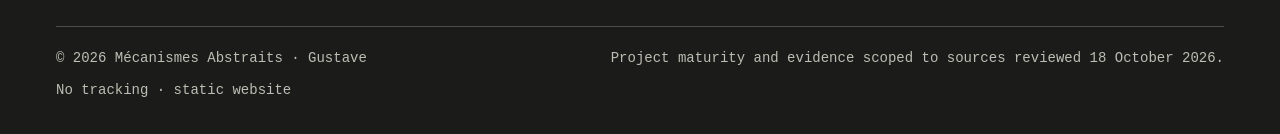
<file: docs/ai-development.html>
<!doctype html><html lang="en"><head><meta charset="utf-8"><meta name="viewport" content="width=device-width,initial-scale=1"><meta name="description" content="A bold, evidence-first position on AI-directed software engineering, shifting abstraction levels and human responsibility."><meta name="theme-color" content="#f3efe4"><meta property="og:type" content="website"><meta property="og:title" content="AI-directed software development | Mécanismes Abstraits"><meta property="og:description" content="A bold, evidence-first position on AI-directed software engineering, shifting abstraction levels and human responsibility."><meta name="color-scheme" content="light"><title>AI-directed software development | Mécanismes Abstraits</title><link rel="icon" href="assets/icon.svg" type="image/svg+xml"><link rel="stylesheet" href="assets/site.css"><link rel="alternate" hreflang="en" href="https://ma-gustave.github.io/MA-Gustave/ai-development.html"><link rel="alternate" hreflang="fr" href="https://ma-gustave.github.io/MA-Gustave/fr/ai-development.html"></head><body class="shell"><a class="skip" href="#main">Skip to content</a><header class="header"><div class="container header-inner"><a href="index.html" class="brand" aria-label="Mécanismes Abstraits — Home"><img class="brand-icon" src="assets/mechanism-mark.svg" alt=""><span><span class="brand-title">MÉCANISMES ABSTRAITS</span><br><span class="brand-small">par Gustave</span></span></a><button class="menu-btn" data-menu data-open="Open menu" data-close="Close" aria-controls="primary-nav" aria-expanded="false">Open menu</button><nav class="main-nav" data-mainnav id="primary-nav" aria-label="Main navigation"><a class="nav-link" href="index.html">Overview</a><a class="nav-link" href="linguistics.html">Language</a><a class="nav-link" href="ai-development.html" aria-current="page">AI & Method</a><a class="nav-link" href="rvv-results.html">Results</a><a class="nav-link" href="evidence.html">Evidence</a><span class="lang-switch" aria-label="Language"><a class="lang-link" href="ai-development.html" aria-label="English" aria-current="true">EN</a><a class="lang-link" href="fr/ai-development.html" aria-label="Français">FR</a></span></nav></div></header><main id="main"><section class="page-hero"><div class="container"><div class="kicker">MÉCANISMES ABSTRAITS / FIELD NOTE</div><h1>The next abstraction is the development process.</h1><p class="lead">A case for AI-directed building, without confusing generated code with verified software.</p><div class="page-jump"><a href="linguistics.html">GF / RGL</a><a href="ai-development.html">AI</a><a href="rvv-results.html">RVV</a><a href="evidence.html">Evidence</a></div></div></section><section class="section " id=""><div class="container"><div class="kicker">01 / Position</div><h2 class="section-title">Programming languages may become implementation layers.</h2><div class="section-narrow"><p class="section-lead">I argue that software development is approaching another abstraction shift. In many tasks, the human contribution will increasingly be <strong>framing the problem, defining constraints, assembling experiments and accepting or rejecting evidence</strong> — while AI generates more of the implementation.</p><p>Machine language did not disappear when higher-level languages arrived. It became less often hand-authored. Similarly, Python, Java and C++ may become increasingly <strong>generated, inspected and validated artifacts</strong> rather than the primary medium through which every engineer expresses intent.</p><p><strong>This is a forward-looking thesis, not an established prediction of imminent obsolescence.</strong> Serious projects still demand understanding of semantics, memory, performance, architecture and failure modes. A model that writes code does not assume responsibility for the resulting product.</p></div></div></section><section class="section " id=""><div class="container"><div class="kicker">02 / An unusually concrete case</div><h2 class="section-title">A limited-budget, human-directed engineering study.</h2><div class="split-feature"><div><p class="section-lead">The RISC-V VectorPath study provides a tangible record of AI-assisted exploration in a domain where the operator reports <strong>not having specialized prior expertise in JSON parser optimization</strong>.</p><p>The operator describes an intense period of approximately one week, using a roughly <strong>US$30/month AI subscription</strong> and a personal computer costing <strong>under US$800</strong>. These are <em>self-reported local input costs</em>, not a verified total-project accounting.</p><p>Native execution took place on <strong>separate Cloud-V and EPCC RISC-V systems</strong> and depended on their availability, toolchains and experiment infrastructure. A modest personal computer did not itself execute those native benchmarks.</p><p>The achievement is not proof that AI causes a particular speedup, or that expertise has ceased to matter. It demonstrates a practical workflow by which a person can coordinate sophisticated implementation, testing and research with assistance from AI.</p></div><div class="stat-panel"><div class="stat-grid"><div class="stat"><strong>18/18</strong><span>Public JSON files with positive VectorPath vs official fallback ratio on each machine</span></div><div class="stat"><strong>2</strong><span>RISC-V platforms tested natively</span></div></div><div class="stat-foot">Measured in Test 106. Statistical scope: 18 pinned files, paired geometric means, official 5.0.4 fallback reference.</div></div></div></div></section><section class="section " id=""><div class="container"><div class="kicker">03 / The Linus Torvalds principle</div><h2 class="section-title">Judge the work and its evidence — not the tool taboo.</h2><div class="section-narrow"><figure class="quote"><blockquote>“that understanding has very little to do with what tools they use.”</blockquote><figcaption><a href="https://mid.mail-archive.com/linux-kernel%40vger.kernel.org/msg2663526.html" target="_blank" rel="noopener noreferrer" class="">Linus Torvalds · 13 October 2026, kernel mailing list ↗</a></figcaption></figure><p>In that original mailing-list reply, Torvalds rejected blanket prohibitions on AI-assisted contributions and invoked the absurdity of banning compilers or editors to prove someone's competence. His stated standard was <strong>understanding and responsibility</strong>, not the absence of sophisticated tools.</p><p>That is compatible with a strong case for AI-directed development — but it does not amount to Torvalds endorsing the abolition of programming languages. My further claim about the next abstraction level is my own.</p><p class="small-note">Primary source: 13 October 2026, “Re: [PATCH] docs: remove Assisted-by references” (linked above).</p></div></div></section><section class="section " id=""><div class="container"><div class="kicker">04 / Accountability</div><h2 class="section-title">The human still owns the outcome.</h2><div class="mechanism-grid"><div class="mech-step"><div class="number">01</div><h3>Specify</h3><p>Choose intent, acceptance criteria, interfaces and prohibited shortcuts.</p></div><div class="mech-step"><div class="number">02</div><h3>Generate</h3><p>Use AI to implement, explain, compare and adapt concrete candidate systems.</p></div><div class="mech-step"><div class="number">03</div><h3>Measure</h3><p>Run native builds, tests, holdouts and measurements. Keep failures.</p></div><div class="mech-step"><div class="number">04</div><h3>Govern</h3><p>Interpret findings, decide scope and ship only qualified artifacts.</p></div></div><div class="actions"><a class="button" href="https://github.com/MA-Gustave/AI-Orchestrated-Experimental-Development">Read the research manuscript <span class="arrow">↗</span></a><a class="button button-secondary" href="rvv-results.html">Inspect the benchmark evidence <span class="arrow">↗</span></a></div></div></section><section class="section " id=""><div class="container"><div class="kicker">05 / Research boundaries</div><h2 class="section-title">What this project does — and does not — demonstrate.</h2><details open><summary>Evidence-based outcomes</summary><p>Native performance and conformance for specific VectorPath configurations, source fingerprints, published reports, positive and negative workload effects.</p></details><details><summary>Claims still requiring a controlled study</summary><p>How much productivity was caused by AI rather than domain knowledge, target hardware, access to prior software or experiment design; whether another engineer would obtain the same result in the same time.</p></details><details><summary>The bold hypothesis</summary><p>Intent, specification, validation and release governance may become more central than hand-authoring each implementation line. The timeline and breadth of this transition remain uncertain.</p></details></div></section><section class="section last-cta"><div class="container"><div class="kicker">CONTINUE EXPLORING</div><h2 class="section-title">An ambitious idea deserves evidence.</h2><p class="section-lead">Source, tests, measured outcomes and limitations live with the projects that produce them.</p><div class="actions"><a class="button" href="evidence.html">View evidence <span class="arrow">↗</span></a><a class="button button-secondary" href="https://github.com/MA-Gustave">GitHub <span class="arrow">↗</span></a></div></div></section></main><footer class="footer"><div class="container"><div class="footer-grid"><div><h2>MÉCANISMES<br>ABSTRAITS</h2><p><em>par Gustave · Ideas made operational.</em></p><p class="small-note" style="color:#c8c7bd">Language engineering, system building and verification.</p></div><div><div class="kicker" style="color:#c4a25a;margin-bottom:19px">Selected projects</div><div class="footer-list"><a href="https://github.com/MA-Gustave/GF_Wordbench" target="_blank" rel="noopener noreferrer" class="">GF Wordbench ↗</a><a href="https://github.com/MA-Gustave/GF_RGL_AI_Compendium" target="_blank" rel="noopener noreferrer" class="">GF RGL Compendium ↗</a><a href="https://github.com/MA-Gustave/Ars-Magna-Lulli" target="_blank" rel="noopener noreferrer" class="">Ars Magna Lulli ↗</a><a href="https://github.com/MA-Gustave/GF_Observatory" target="_blank" rel="noopener noreferrer" class="">GF Observatory ↗</a></div></div><div><div class="kicker" style="color:#c4a25a;margin-bottom:19px">Research and evidence</div><div class="footer-list"><a href="https://github.com/MA-Gustave/AI-Orchestrated-Experimental-Development" target="_blank" rel="noopener noreferrer" class="">AI-Orchestrated Development ↗</a><a href="https://github.com/MA-Gustave/VectorPath-RVV" target="_blank" rel="noopener noreferrer" class="">VectorPath-RVV ↗</a><a href="https://github.com/MA-Gustave/VLA-MethodLab" target="_blank" rel="noopener noreferrer" class="">VLA-MethodLab ↗</a><a href="https://github.com/MA-Gustave/VectorPath-RVV/blob/main/docs/release/TEST106_PUBLICATION_REPORT_EN.md" target="_blank" rel="noopener noreferrer" class="">Test 106 technical report ↗</a></div></div></div><div class="footer-meta"><span>© <span data-year>2026</span> Mécanismes Abstraits · Gustave</span><span>Project maturity and evidence scoped to sources reviewed 18 October 2026.</span><span>No tracking · static website</span></div></div></footer><script src="assets/site.js" defer></script></body></html>
</file>
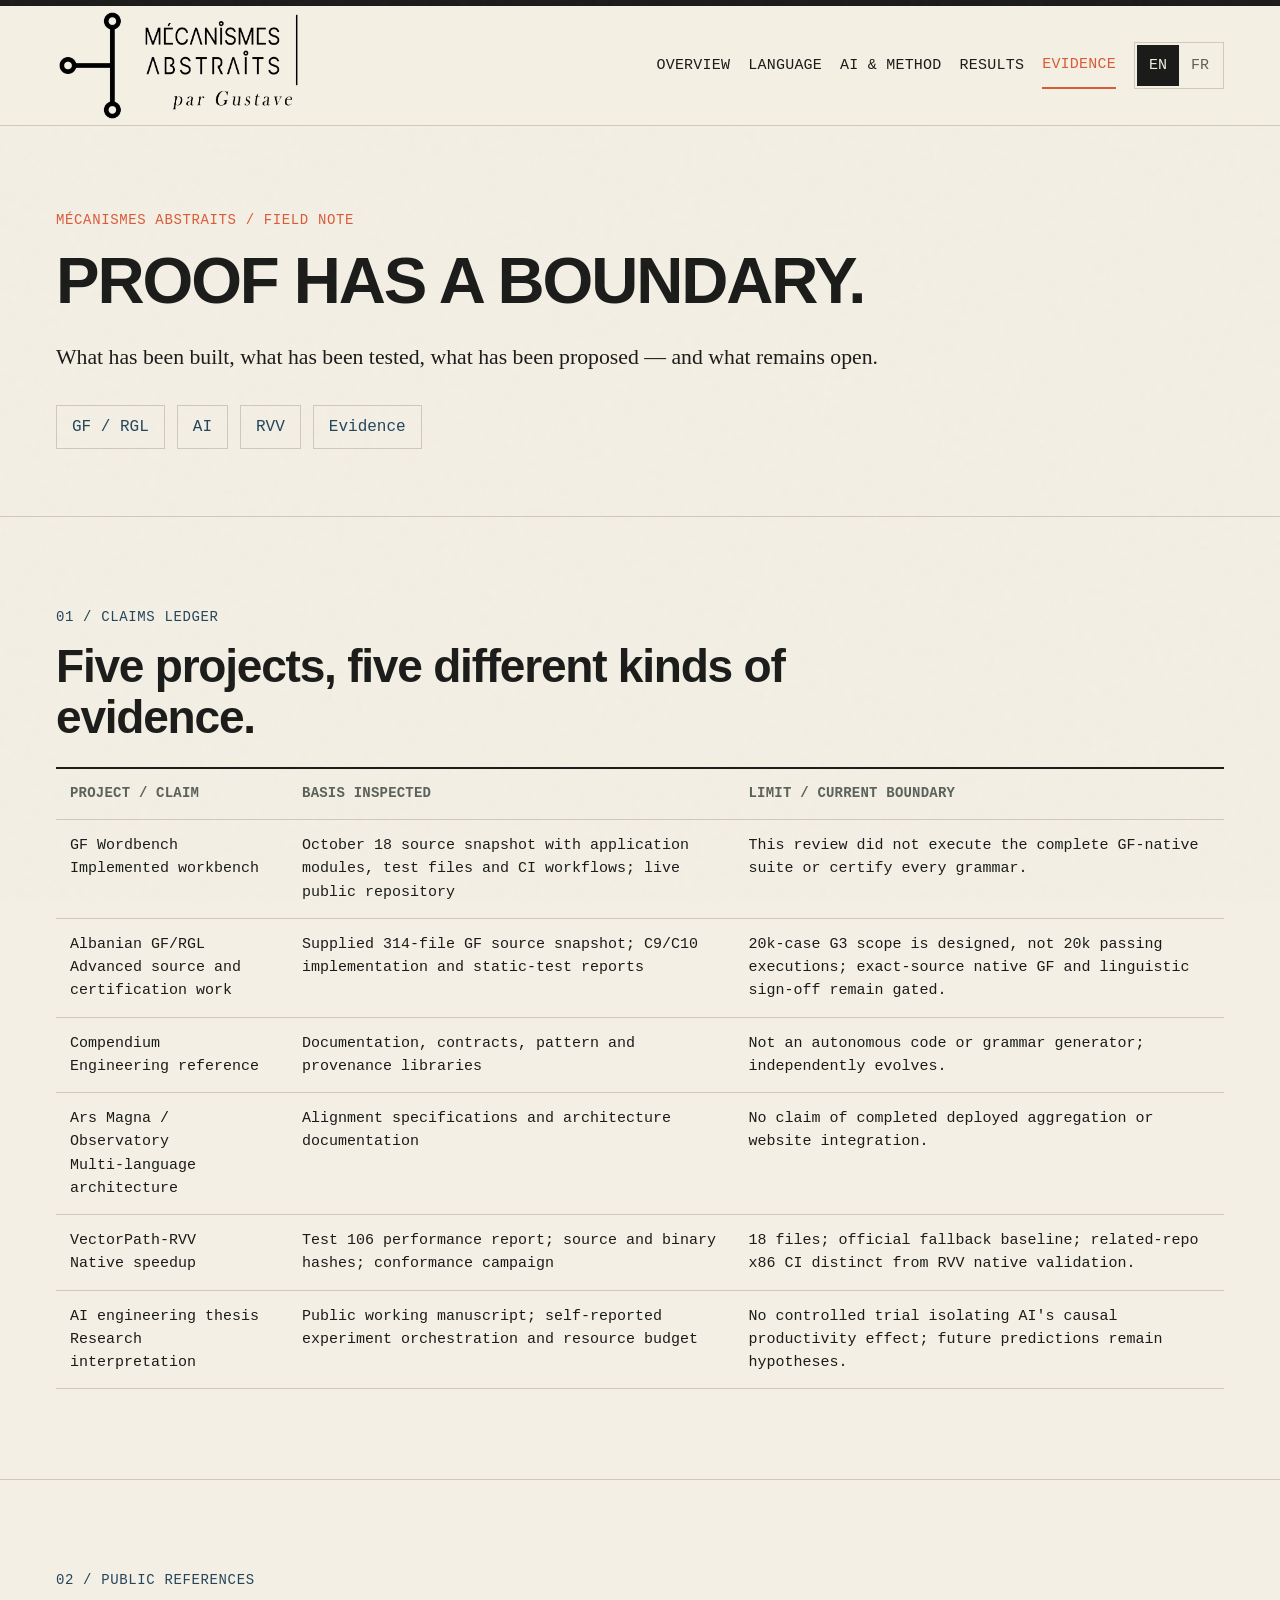
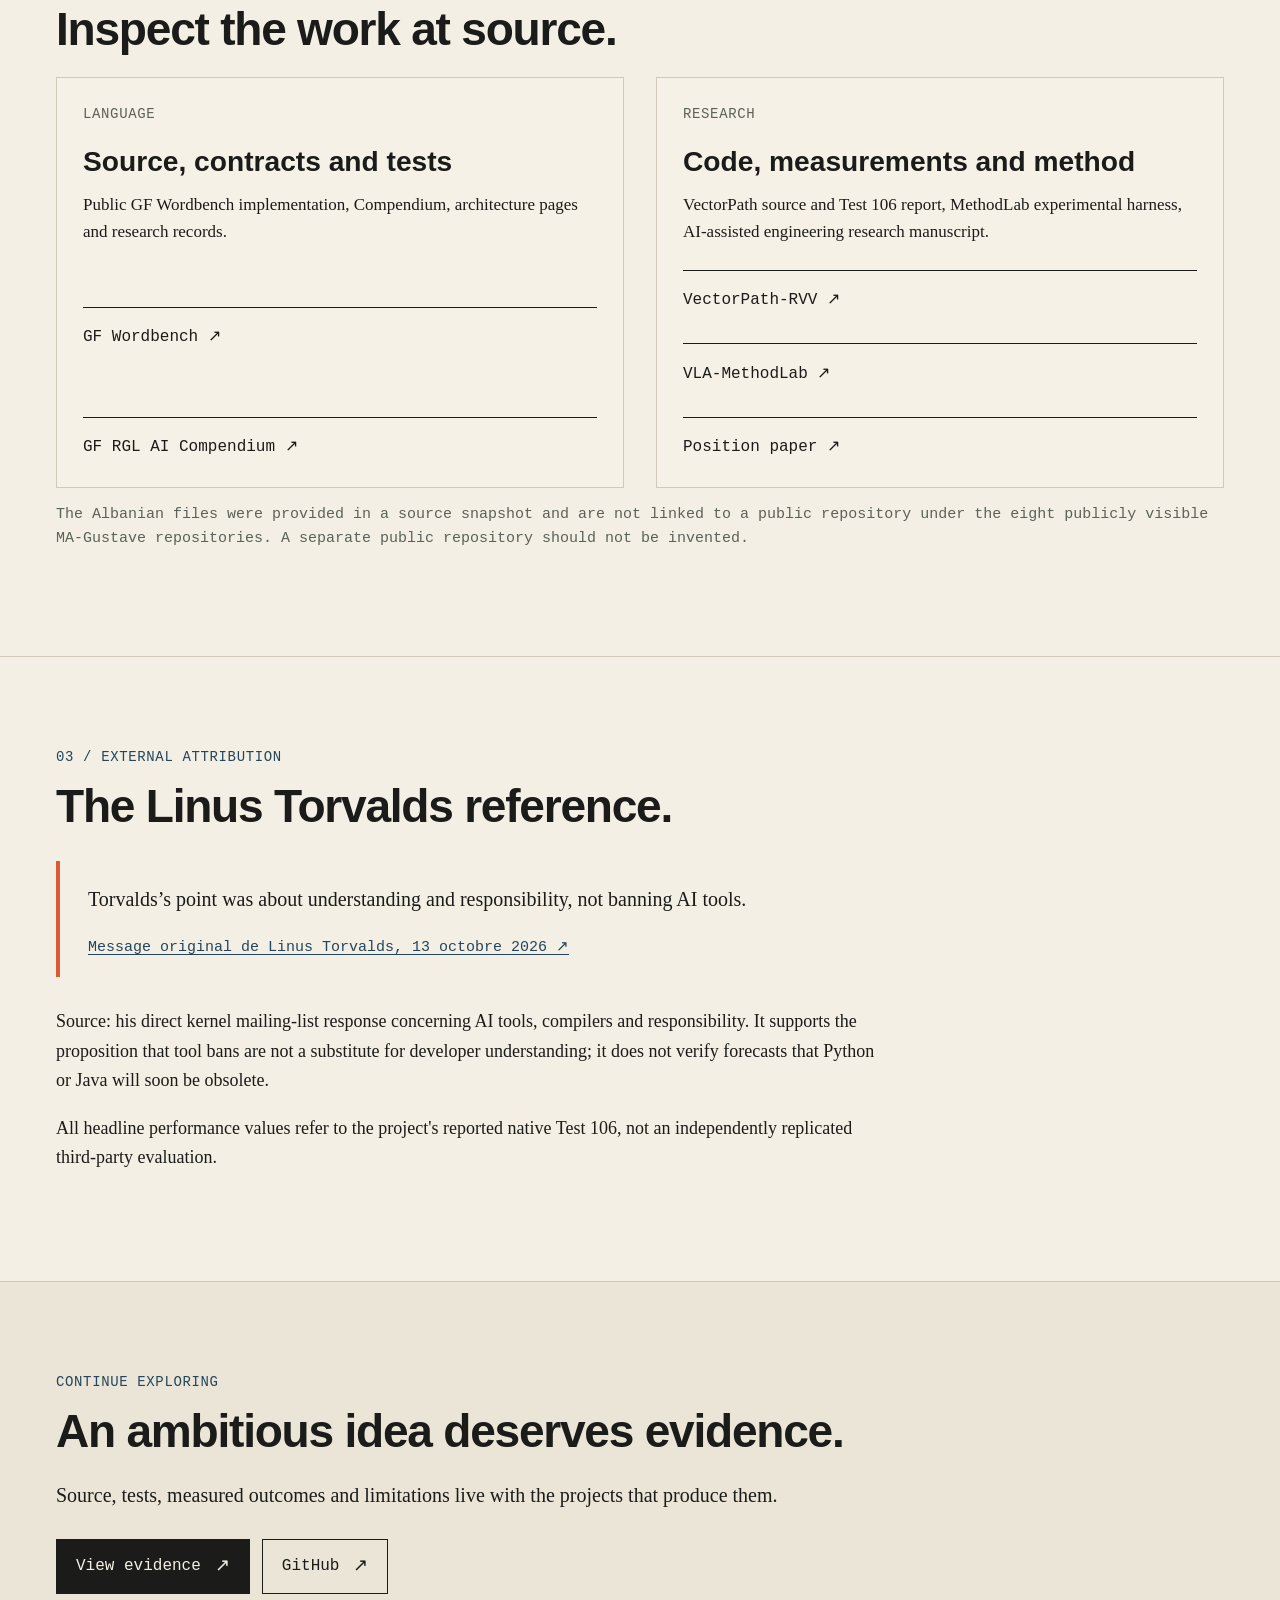
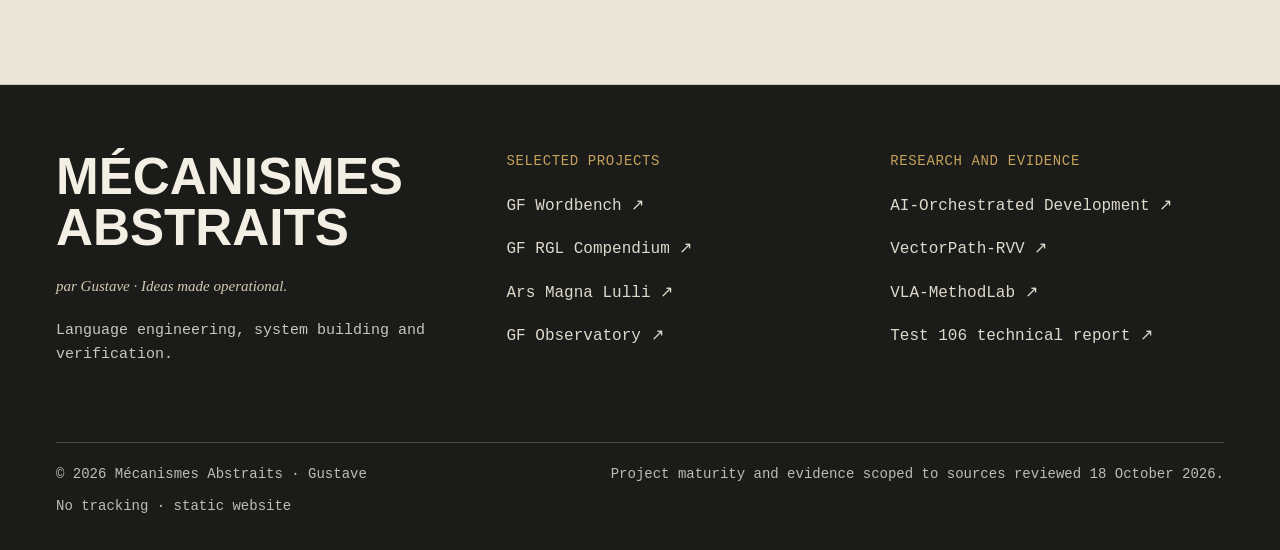
<file: docs/evidence.html>
<!doctype html><html lang="en"><head><meta charset="utf-8"><meta name="viewport" content="width=device-width,initial-scale=1"><meta name="description" content="An explicit evidence ledger for GF Wordbench, Albanian grammar, AI-directed software research and RISC-V native benchmarking."><meta name="theme-color" content="#f3efe4"><meta property="og:type" content="website"><meta property="og:title" content="Evidence and provenance | Mécanismes Abstraits"><meta property="og:description" content="An explicit evidence ledger for GF Wordbench, Albanian grammar, AI-directed software research and RISC-V native benchmarking."><meta name="color-scheme" content="light"><title>Evidence and provenance | Mécanismes Abstraits</title><link rel="icon" href="assets/icon.svg" type="image/svg+xml"><link rel="stylesheet" href="assets/site.css"><link rel="alternate" hreflang="en" href="https://ma-gustave.github.io/MA-Gustave/evidence.html"><link rel="alternate" hreflang="fr" href="https://ma-gustave.github.io/MA-Gustave/fr/evidence.html"></head><body class="shell"><a class="skip" href="#main">Skip to content</a><header class="header"><div class="container header-inner"><a href="index.html" class="brand" aria-label="Mécanismes Abstraits — Home"><img class="brand-icon" src="assets/mechanism-mark.svg" alt=""><span><span class="brand-title">MÉCANISMES ABSTRAITS</span><br><span class="brand-small">par Gustave</span></span></a><button class="menu-btn" data-menu data-open="Open menu" data-close="Close" aria-controls="primary-nav" aria-expanded="false">Open menu</button><nav class="main-nav" data-mainnav id="primary-nav" aria-label="Main navigation"><a class="nav-link" href="index.html">Overview</a><a class="nav-link" href="linguistics.html">Language</a><a class="nav-link" href="ai-development.html">AI & Method</a><a class="nav-link" href="rvv-results.html">Results</a><a class="nav-link" href="evidence.html" aria-current="page">Evidence</a><span class="lang-switch" aria-label="Language"><a class="lang-link" href="evidence.html" aria-label="English" aria-current="true">EN</a><a class="lang-link" href="fr/evidence.html" aria-label="Français">FR</a></span></nav></div></header><main id="main"><section class="page-hero"><div class="container"><div class="kicker">MÉCANISMES ABSTRAITS / FIELD NOTE</div><h1>Proof has a boundary.</h1><p class="lead">What has been built, what has been tested, what has been proposed — and what remains open.</p><div class="page-jump"><a href="linguistics.html">GF / RGL</a><a href="ai-development.html">AI</a><a href="rvv-results.html">RVV</a><a href="evidence.html">Evidence</a></div></div></section><section class="section " id=""><div class="container"><div class="kicker">01 / Claims ledger</div><h2 class="section-title">Five projects, five different kinds of evidence.</h2><div class="table-wrap"><table><thead><tr><th>Project / claim</th><th>Basis inspected</th><th>Limit / current boundary</th></tr></thead><tbody><tr><td><strong>GF Wordbench</strong><br>Implemented workbench</td><td>October 18 source snapshot with application modules, test files and CI workflows; live public repository</td><td>This review did not execute the complete GF-native suite or certify every grammar.</td></tr><tr><td><strong>Albanian GF/RGL</strong><br>Advanced source and certification work</td><td>Supplied 314-file GF source snapshot; C9/C10 implementation and static-test reports</td><td>20k-case G3 scope is designed, not 20k passing executions; exact-source native GF and linguistic sign-off remain gated.</td></tr><tr><td><strong>Compendium</strong><br>Engineering reference</td><td>Documentation, contracts, pattern and provenance libraries</td><td>Not an autonomous code or grammar generator; independently evolves.</td></tr><tr><td><strong>Ars Magna / Observatory</strong><br>Multi-language architecture</td><td>Alignment specifications and architecture documentation</td><td>No claim of completed deployed aggregation or website integration.</td></tr><tr><td><strong>VectorPath-RVV</strong><br>Native speedup</td><td>Test 106 performance report; source and binary hashes; conformance campaign</td><td>18 files; official fallback baseline; related-repo x86 CI distinct from RVV native validation.</td></tr><tr><td><strong>AI engineering thesis</strong><br>Research interpretation</td><td>Public working manuscript; self-reported experiment orchestration and resource budget</td><td>No controlled trial isolating AI's causal productivity effect; future predictions remain hypotheses.</td></tr></tbody></table></div></div></section><section class="section " id=""><div class="container"><div class="kicker">02 / Public references</div><h2 class="section-title">Inspect the work at source.</h2><div class="grid-two"><div class="story-card"><div class="mini-meta">LANGUAGE</div><h3>Source, contracts and tests</h3><p>Public GF Wordbench implementation, Compendium, architecture pages and research records.</p><a href="https://github.com/MA-Gustave/GF_Wordbench" target="_blank" rel="noopener noreferrer" class="">GF Wordbench ↗</a><br><a href="https://github.com/MA-Gustave/GF_RGL_AI_Compendium" target="_blank" rel="noopener noreferrer" class="">GF RGL AI Compendium ↗</a></div><div class="story-card"><div class="mini-meta">RESEARCH</div><h3>Code, measurements and method</h3><p>VectorPath source and Test 106 report, MethodLab experimental harness, AI-assisted engineering research manuscript.</p><a href="https://github.com/MA-Gustave/VectorPath-RVV" target="_blank" rel="noopener noreferrer" class="">VectorPath-RVV ↗</a><br><a href="https://github.com/MA-Gustave/VLA-MethodLab" target="_blank" rel="noopener noreferrer" class="">VLA-MethodLab ↗</a><br><a href="https://github.com/MA-Gustave/AI-Orchestrated-Experimental-Development" target="_blank" rel="noopener noreferrer" class="">Position paper ↗</a></div></div><p class="small-note">The Albanian files were provided in a source snapshot and are not linked to a public repository under the eight publicly visible MA-Gustave repositories. A separate public repository should not be invented.</p></div></section><section class="section " id=""><div class="container"><div class="kicker">03 / External attribution</div><h2 class="section-title">The Linus Torvalds reference.</h2><div class="section-narrow"><div class="quote"><p class="section-lead">Torvalds’s point was about understanding and responsibility, not banning AI tools.</p><p class="small-note"><a href="https://mid.mail-archive.com/linux-kernel%40vger.kernel.org/msg2663526.html" target="_blank" rel="noopener noreferrer">Message original de Linus Torvalds, 13 octobre 2026 ↗</a></p></div><p>Source: his direct kernel mailing-list response concerning AI tools, compilers and responsibility. It supports the proposition that tool bans are not a substitute for developer understanding; it does not verify forecasts that Python or Java will soon be obsolete.</p><p>All headline performance values refer to the project's reported native Test 106, not an independently replicated third-party evaluation.</p></div></div></section><section class="section last-cta"><div class="container"><div class="kicker">CONTINUE EXPLORING</div><h2 class="section-title">An ambitious idea deserves evidence.</h2><p class="section-lead">Source, tests, measured outcomes and limitations live with the projects that produce them.</p><div class="actions"><a class="button" href="evidence.html">View evidence <span class="arrow">↗</span></a><a class="button button-secondary" href="https://github.com/MA-Gustave">GitHub <span class="arrow">↗</span></a></div></div></section></main><footer class="footer"><div class="container"><div class="footer-grid"><div><h2>MÉCANISMES<br>ABSTRAITS</h2><p><em>par Gustave · Ideas made operational.</em></p><p class="small-note" style="color:#c8c7bd">Language engineering, system building and verification.</p></div><div><div class="kicker" style="color:#c4a25a;margin-bottom:19px">Selected projects</div><div class="footer-list"><a href="https://github.com/MA-Gustave/GF_Wordbench" target="_blank" rel="noopener noreferrer" class="">GF Wordbench ↗</a><a href="https://github.com/MA-Gustave/GF_RGL_AI_Compendium" target="_blank" rel="noopener noreferrer" class="">GF RGL Compendium ↗</a><a href="https://github.com/MA-Gustave/Ars-Magna-Lulli" target="_blank" rel="noopener noreferrer" class="">Ars Magna Lulli ↗</a><a href="https://github.com/MA-Gustave/GF_Observatory" target="_blank" rel="noopener noreferrer" class="">GF Observatory ↗</a></div></div><div><div class="kicker" style="color:#c4a25a;margin-bottom:19px">Research and evidence</div><div class="footer-list"><a href="https://github.com/MA-Gustave/AI-Orchestrated-Experimental-Development" target="_blank" rel="noopener noreferrer" class="">AI-Orchestrated Development ↗</a><a href="https://github.com/MA-Gustave/VectorPath-RVV" target="_blank" rel="noopener noreferrer" class="">VectorPath-RVV ↗</a><a href="https://github.com/MA-Gustave/VLA-MethodLab" target="_blank" rel="noopener noreferrer" class="">VLA-MethodLab ↗</a><a href="https://github.com/MA-Gustave/VectorPath-RVV/blob/main/docs/release/TEST106_PUBLICATION_REPORT_EN.md" target="_blank" rel="noopener noreferrer" class="">Test 106 technical report ↗</a></div></div></div><div class="footer-meta"><span>© <span data-year>2026</span> Mécanismes Abstraits · Gustave</span><span>Project maturity and evidence scoped to sources reviewed 18 October 2026.</span><span>No tracking · static website</span></div></div></footer><script src="assets/site.js" defer></script></body></html>
</file>
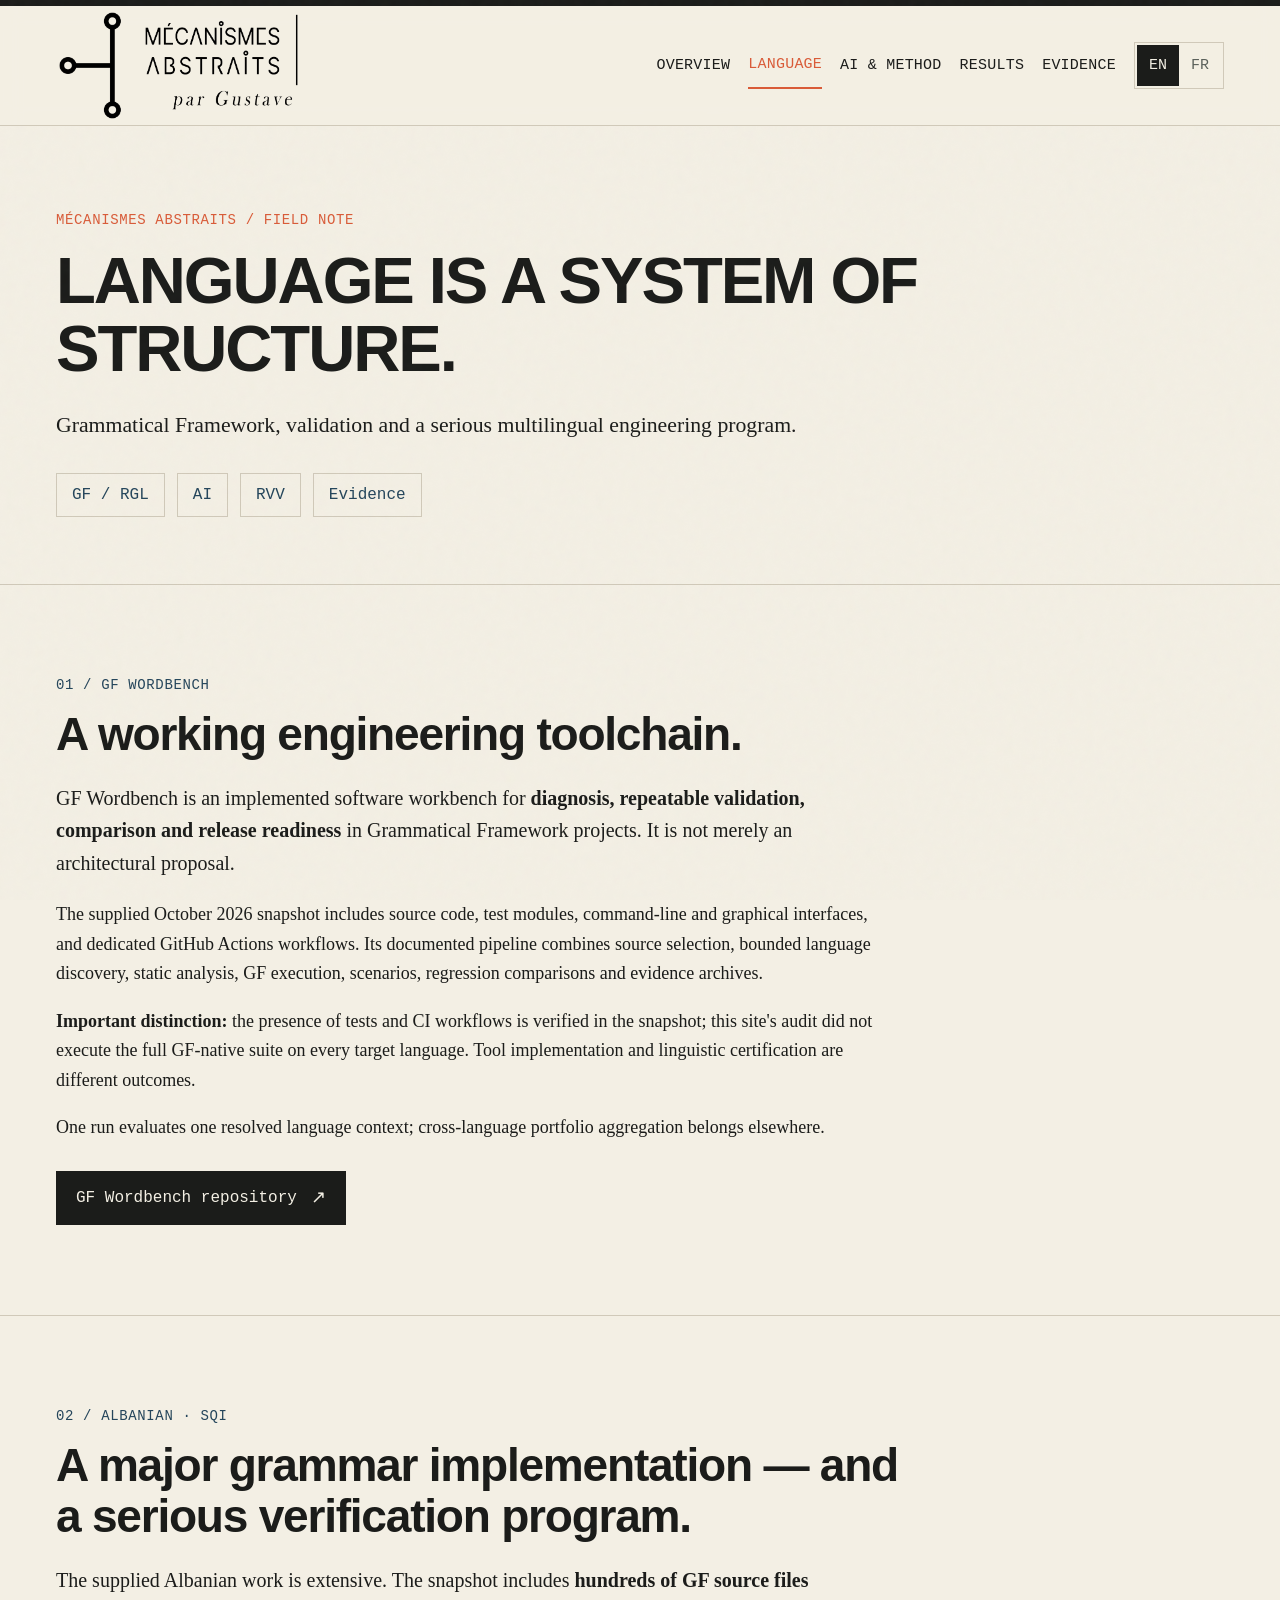
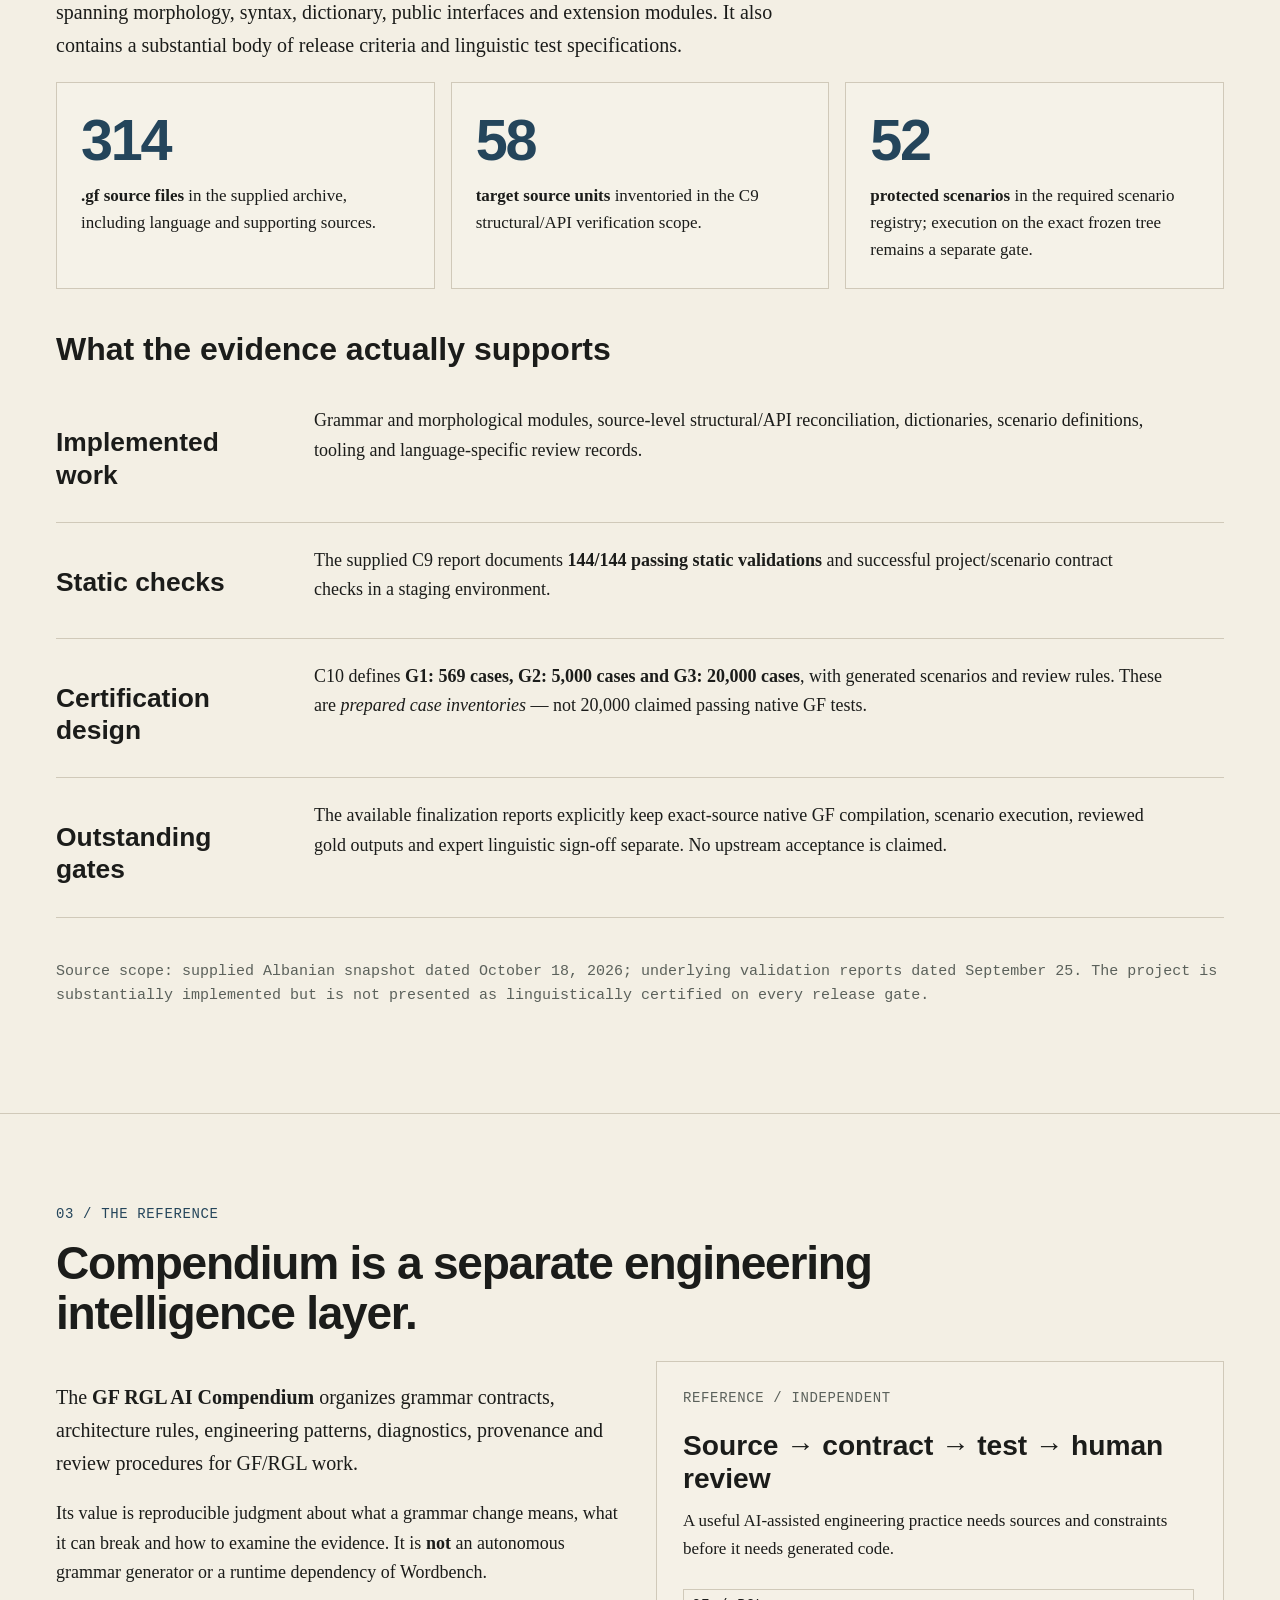
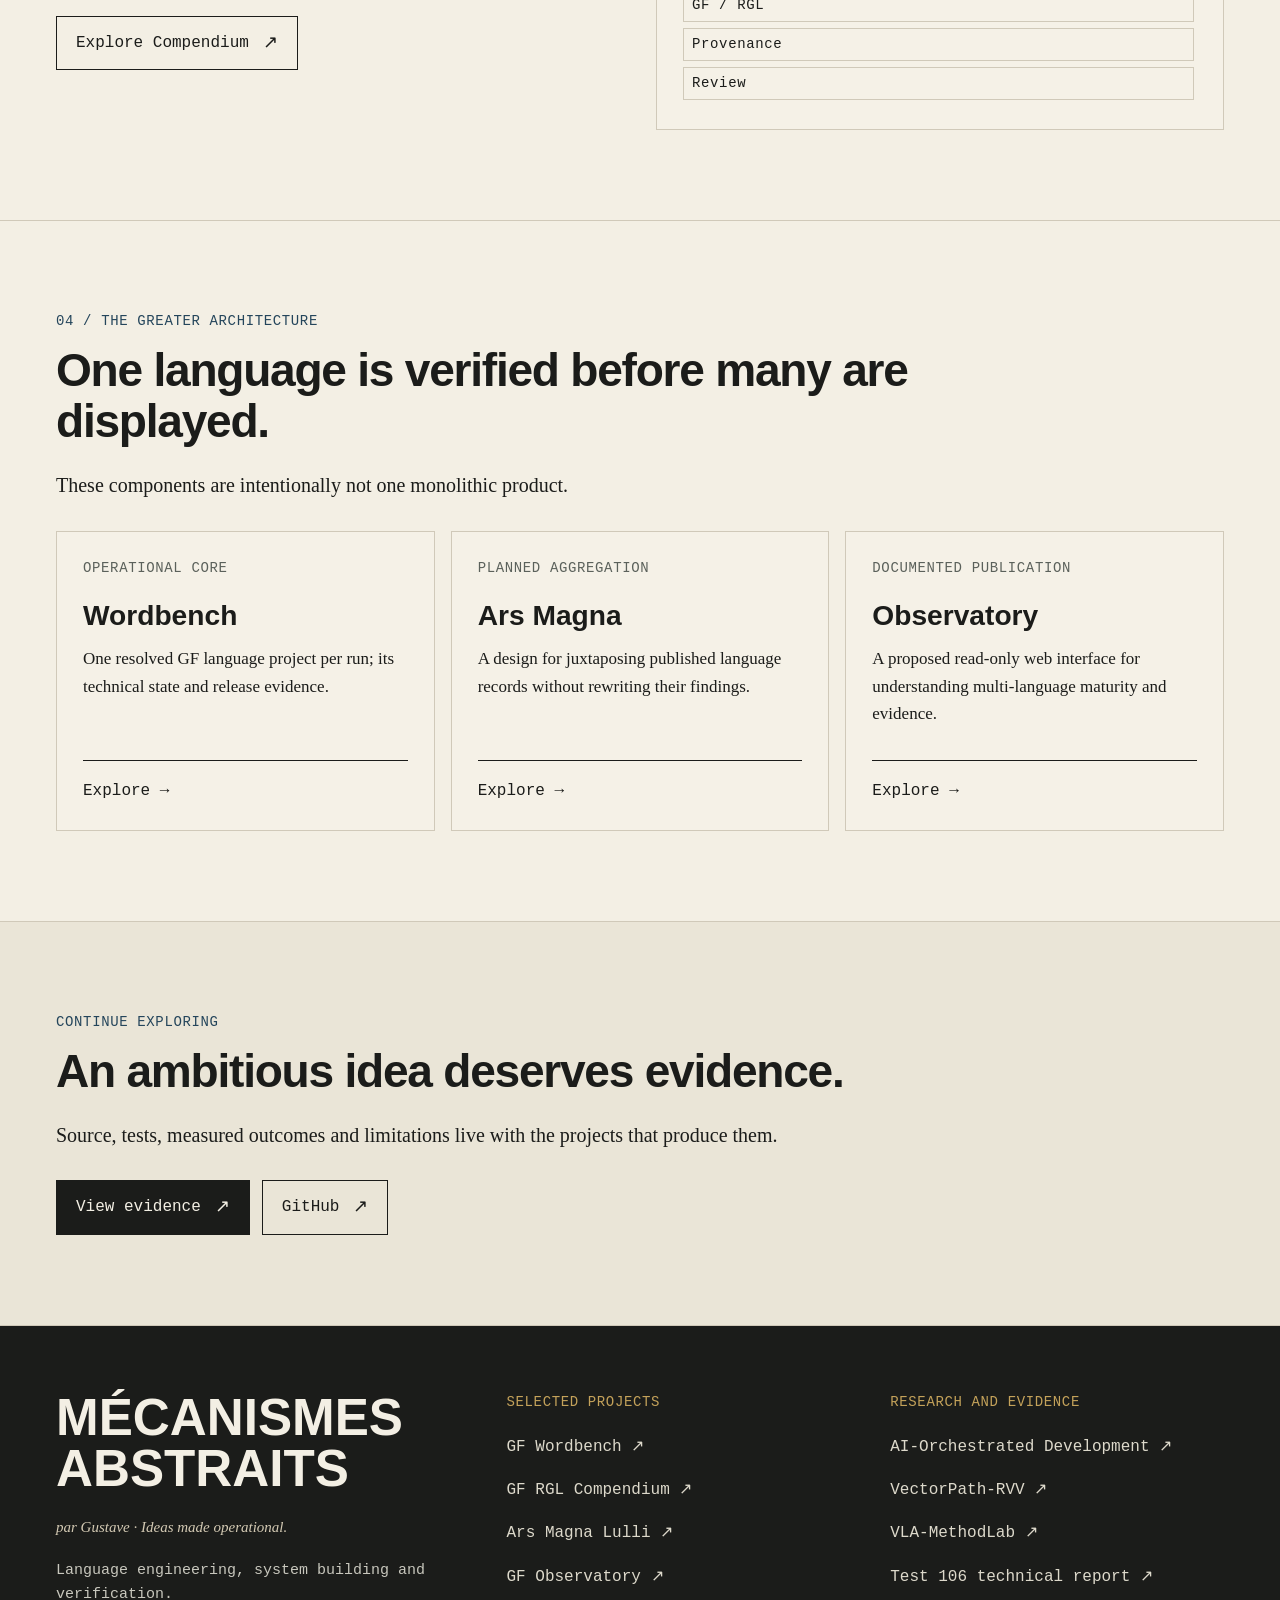
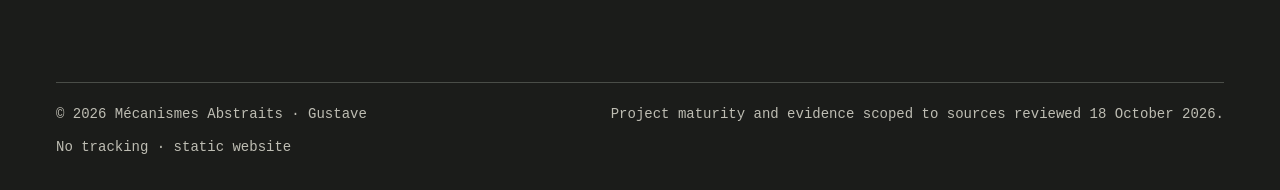
<file: docs/linguistics.html>
<!doctype html><html lang="en"><head><meta charset="utf-8"><meta name="viewport" content="width=device-width,initial-scale=1"><meta name="description" content="Grammatical Framework, GF Wordbench, advanced Albanian RGL implementation, the Compendium, Ars Magna and Observatory."><meta name="theme-color" content="#f3efe4"><meta property="og:type" content="website"><meta property="og:title" content="Language engineering | Mécanismes Abstraits"><meta property="og:description" content="Grammatical Framework, GF Wordbench, advanced Albanian RGL implementation, the Compendium, Ars Magna and Observatory."><meta name="color-scheme" content="light"><title>Language engineering | Mécanismes Abstraits</title><link rel="icon" href="assets/icon.svg" type="image/svg+xml"><link rel="stylesheet" href="assets/site.css"><link rel="alternate" hreflang="en" href="https://ma-gustave.github.io/MA-Gustave/linguistics.html"><link rel="alternate" hreflang="fr" href="https://ma-gustave.github.io/MA-Gustave/fr/linguistics.html"></head><body class="shell"><a class="skip" href="#main">Skip to content</a><header class="header"><div class="container header-inner"><a href="index.html" class="brand" aria-label="Mécanismes Abstraits — Home"><img class="brand-icon" src="assets/mechanism-mark.svg" alt=""><span><span class="brand-title">MÉCANISMES ABSTRAITS</span><br><span class="brand-small">par Gustave</span></span></a><button class="menu-btn" data-menu data-open="Open menu" data-close="Close" aria-controls="primary-nav" aria-expanded="false">Open menu</button><nav class="main-nav" data-mainnav id="primary-nav" aria-label="Main navigation"><a class="nav-link" href="index.html">Overview</a><a class="nav-link" href="linguistics.html" aria-current="page">Language</a><a class="nav-link" href="ai-development.html">AI & Method</a><a class="nav-link" href="rvv-results.html">Results</a><a class="nav-link" href="evidence.html">Evidence</a><span class="lang-switch" aria-label="Language"><a class="lang-link" href="linguistics.html" aria-label="English" aria-current="true">EN</a><a class="lang-link" href="fr/linguistics.html" aria-label="Français">FR</a></span></nav></div></header><main id="main"><section class="page-hero"><div class="container"><div class="kicker">MÉCANISMES ABSTRAITS / FIELD NOTE</div><h1>Language is a system of structure.</h1><p class="lead">Grammatical Framework, validation and a serious multilingual engineering program.</p><div class="page-jump"><a href="linguistics.html">GF / RGL</a><a href="ai-development.html">AI</a><a href="rvv-results.html">RVV</a><a href="evidence.html">Evidence</a></div></div></section><section class="section " id=""><div class="container"><div class="kicker">01 / GF Wordbench</div><h2 class="section-title">A working engineering toolchain.</h2><div id="wordbench" class="section-narrow"><p class="section-lead">GF Wordbench is an implemented software workbench for <strong>diagnosis, repeatable validation, comparison and release readiness</strong> in Grammatical Framework projects. It is not merely an architectural proposal.</p><p>The supplied October 2026 snapshot includes source code, test modules, command-line and graphical interfaces, and dedicated GitHub Actions workflows. Its documented pipeline combines source selection, bounded language discovery, static analysis, GF execution, scenarios, regression comparisons and evidence archives.</p><p><strong>Important distinction:</strong> the presence of tests and CI workflows is verified in the snapshot; this site's audit did not execute the full GF-native suite on every target language. Tool implementation and linguistic certification are different outcomes.</p><p>One run evaluates one resolved language context; cross-language portfolio aggregation belongs elsewhere.</p><div class="actions"><a class="button" href="https://github.com/MA-Gustave/GF_Wordbench">GF Wordbench repository <span class="arrow">↗</span></a></div></div></div></section><section class="section " id=""><div class="container"><div class="kicker">02 / Albanian · sqi</div><h2 class="section-title">A major grammar implementation — and a serious verification program.</h2><div id="albanian" class="section-narrow"><p class="section-lead">The supplied Albanian work is extensive. The snapshot includes <strong>hundreds of GF source files</strong> spanning morphology, syntax, dictionary, public interfaces and extension modules. It also contains a substantial body of release criteria and linguistic test specifications.</p></div><div class="grid-three"><div class="fact"><div class="number">314</div><p><strong>.gf source files</strong> in the supplied archive, including language and supporting sources.</p></div><div class="fact"><div class="number">58</div><p><strong>target source units</strong> inventoried in the C9 structural/API verification scope.</p></div><div class="fact"><div class="number">52</div><p><strong>protected scenarios</strong> in the required scenario registry; execution on the exact frozen tree remains a separate gate.</p></div></div><div class="subsection"><h2>What the evidence actually supports</h2><div class="row-detail"><h3>Implemented work</h3><p>Grammar and morphological modules, source-level structural/API reconciliation, dictionaries, scenario definitions, tooling and language-specific review records.</p></div><div class="row-detail"><h3>Static checks</h3><p>The supplied C9 report documents <strong>144/144 passing static validations</strong> and successful project/scenario contract checks in a staging environment.</p></div><div class="row-detail"><h3>Certification design</h3><p>C10 defines <strong>G1: 569 cases, G2: 5,000 cases and G3: 20,000 cases</strong>, with generated scenarios and review rules. These are <em>prepared case inventories</em> — not 20,000 claimed passing native GF tests.</p></div><div class="row-detail"><h3>Outstanding gates</h3><p>The available finalization reports explicitly keep exact-source native GF compilation, scenario execution, reviewed gold outputs and expert linguistic sign-off separate. No upstream acceptance is claimed.</p></div></div><p class="small-note">Source scope: supplied Albanian snapshot dated October 18, 2026; underlying validation reports dated September 25. The project is substantially implemented but is not presented as linguistically certified on every release gate.</p></div></section><section class="section " id=""><div class="container"><div class="kicker">03 / The reference</div><h2 class="section-title">Compendium is a separate engineering intelligence layer.</h2><div id="compendium" class="grid-two"><div><p class="section-lead">The <strong>GF RGL AI Compendium</strong> organizes grammar contracts, architecture rules, engineering patterns, diagnostics, provenance and review procedures for GF/RGL work.</p><p>Its value is reproducible judgment about what a grammar change means, what it can break and how to examine the evidence. It is <strong>not</strong> an autonomous grammar generator or a runtime dependency of Wordbench.</p><div class="actions"><a class="button button-secondary" href="https://github.com/MA-Gustave/GF_RGL_AI_Compendium">Explore Compendium <span class="arrow">↗</span></a></div></div><div class="story-card"><span class="mini-meta">REFERENCE / INDEPENDENT</span><h3>Source → contract → test → human review</h3><p>A useful AI-assisted engineering practice needs sources and constraints before it needs generated code.</p><div class="tag">GF / RGL</div><div class="tag">Provenance</div><div class="tag">Review</div></div></div></div></section><section class="section " id=""><div class="container"><div class="kicker">04 / The greater architecture</div><h2 class="section-title">One language is verified before many are displayed.</h2><p class="section-lead">These components are intentionally not one monolithic product.</p><div class="grid-three" style="margin-top:30px"><article class="story-card "><span class="mini-meta">OPERATIONAL CORE</span><h3>Wordbench</h3><p>One resolved GF language project per run; its technical state and release evidence.</p><a href="https://github.com/MA-Gustave/GF_Wordbench">Explore →</a></article><article class="story-card "><span class="mini-meta">PLANNED AGGREGATION</span><h3>Ars Magna</h3><p>A design for juxtaposing published language records without rewriting their findings.</p><a href="https://github.com/MA-Gustave/Ars-Magna-Lulli">Explore →</a></article><article class="story-card "><span class="mini-meta">DOCUMENTED PUBLICATION</span><h3>Observatory</h3><p>A proposed read-only web interface for understanding multi-language maturity and evidence.</p><a href="https://github.com/MA-Gustave/GF_Observatory">Explore →</a></article></div></div></section><section class="section last-cta"><div class="container"><div class="kicker">CONTINUE EXPLORING</div><h2 class="section-title">An ambitious idea deserves evidence.</h2><p class="section-lead">Source, tests, measured outcomes and limitations live with the projects that produce them.</p><div class="actions"><a class="button" href="evidence.html">View evidence <span class="arrow">↗</span></a><a class="button button-secondary" href="https://github.com/MA-Gustave">GitHub <span class="arrow">↗</span></a></div></div></section></main><footer class="footer"><div class="container"><div class="footer-grid"><div><h2>MÉCANISMES<br>ABSTRAITS</h2><p><em>par Gustave · Ideas made operational.</em></p><p class="small-note" style="color:#c8c7bd">Language engineering, system building and verification.</p></div><div><div class="kicker" style="color:#c4a25a;margin-bottom:19px">Selected projects</div><div class="footer-list"><a href="https://github.com/MA-Gustave/GF_Wordbench" target="_blank" rel="noopener noreferrer" class="">GF Wordbench ↗</a><a href="https://github.com/MA-Gustave/GF_RGL_AI_Compendium" target="_blank" rel="noopener noreferrer" class="">GF RGL Compendium ↗</a><a href="https://github.com/MA-Gustave/Ars-Magna-Lulli" target="_blank" rel="noopener noreferrer" class="">Ars Magna Lulli ↗</a><a href="https://github.com/MA-Gustave/GF_Observatory" target="_blank" rel="noopener noreferrer" class="">GF Observatory ↗</a></div></div><div><div class="kicker" style="color:#c4a25a;margin-bottom:19px">Research and evidence</div><div class="footer-list"><a href="https://github.com/MA-Gustave/AI-Orchestrated-Experimental-Development" target="_blank" rel="noopener noreferrer" class="">AI-Orchestrated Development ↗</a><a href="https://github.com/MA-Gustave/VectorPath-RVV" target="_blank" rel="noopener noreferrer" class="">VectorPath-RVV ↗</a><a href="https://github.com/MA-Gustave/VLA-MethodLab" target="_blank" rel="noopener noreferrer" class="">VLA-MethodLab ↗</a><a href="https://github.com/MA-Gustave/VectorPath-RVV/blob/main/docs/release/TEST106_PUBLICATION_REPORT_EN.md" target="_blank" rel="noopener noreferrer" class="">Test 106 technical report ↗</a></div></div></div><div class="footer-meta"><span>© <span data-year>2026</span> Mécanismes Abstraits · Gustave</span><span>Project maturity and evidence scoped to sources reviewed 18 October 2026.</span><span>No tracking · static website</span></div></div></footer><script src="assets/site.js" defer></script></body></html>
</file>
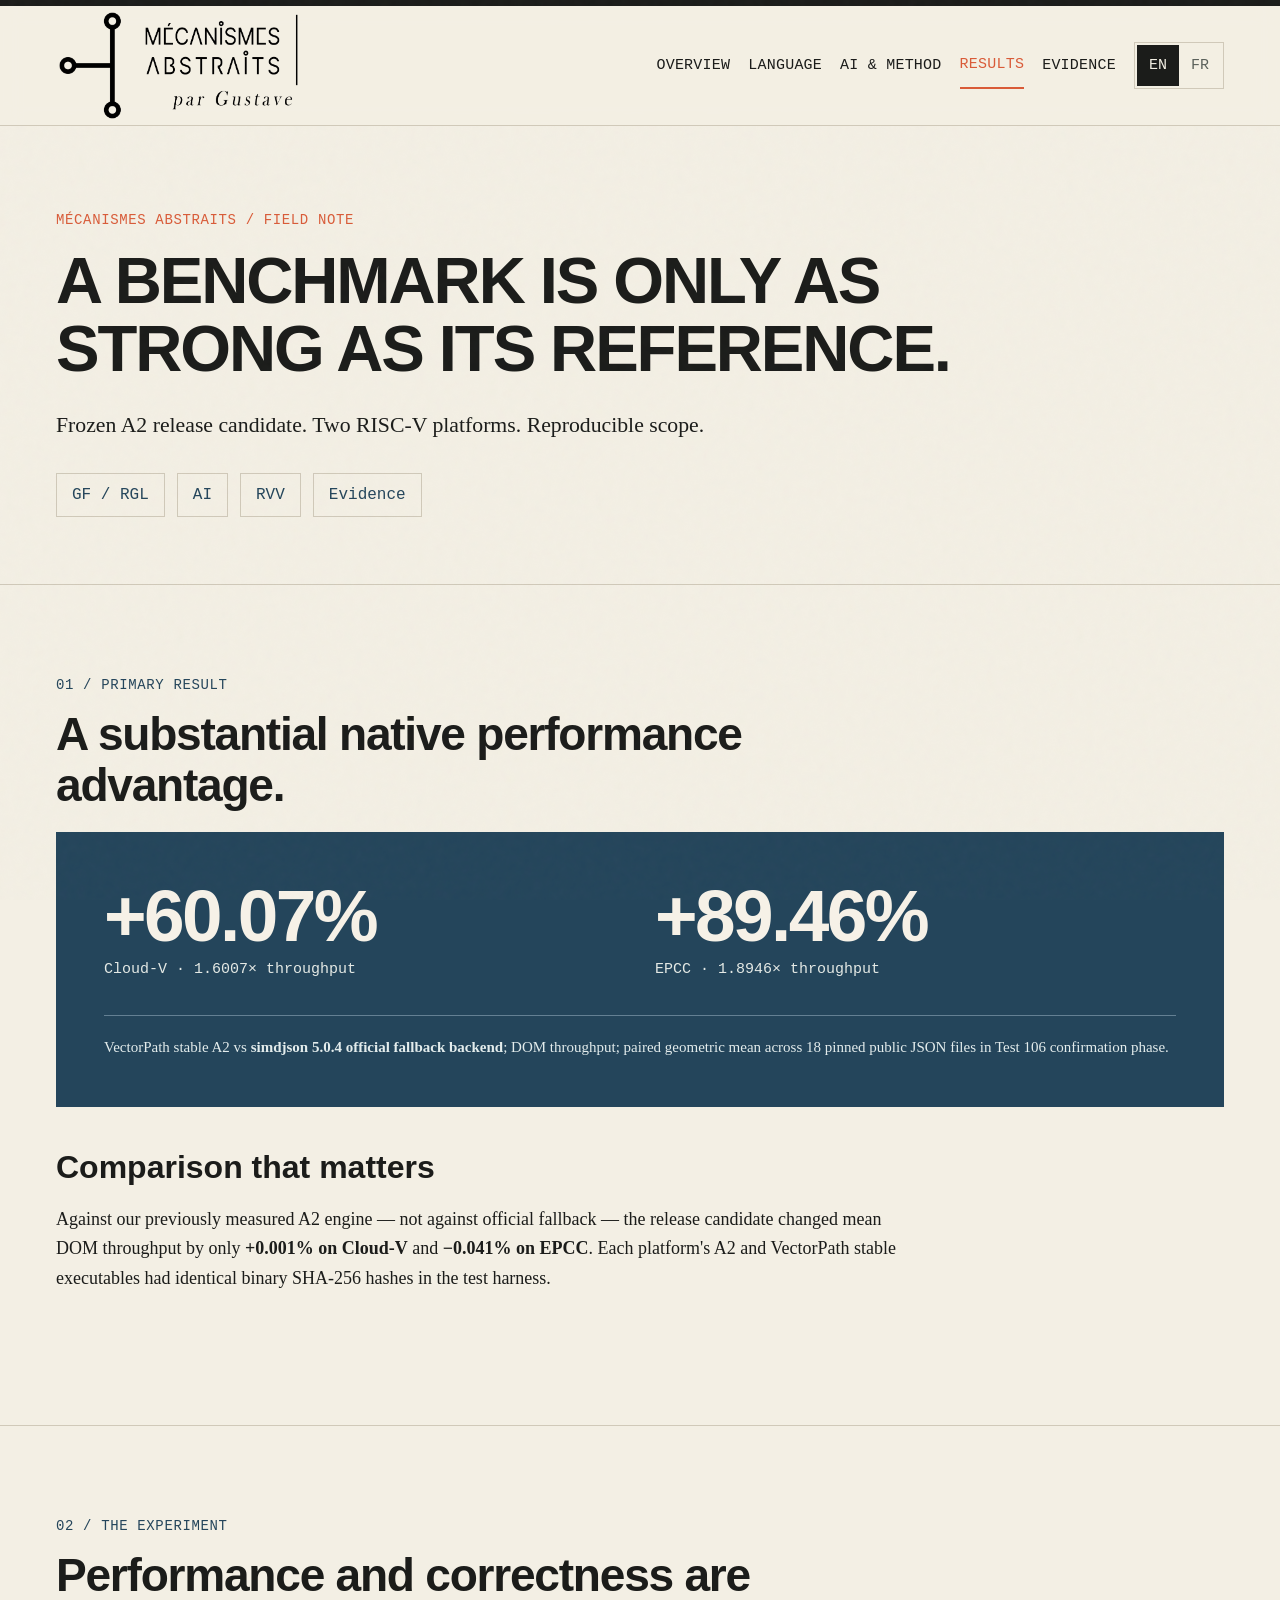
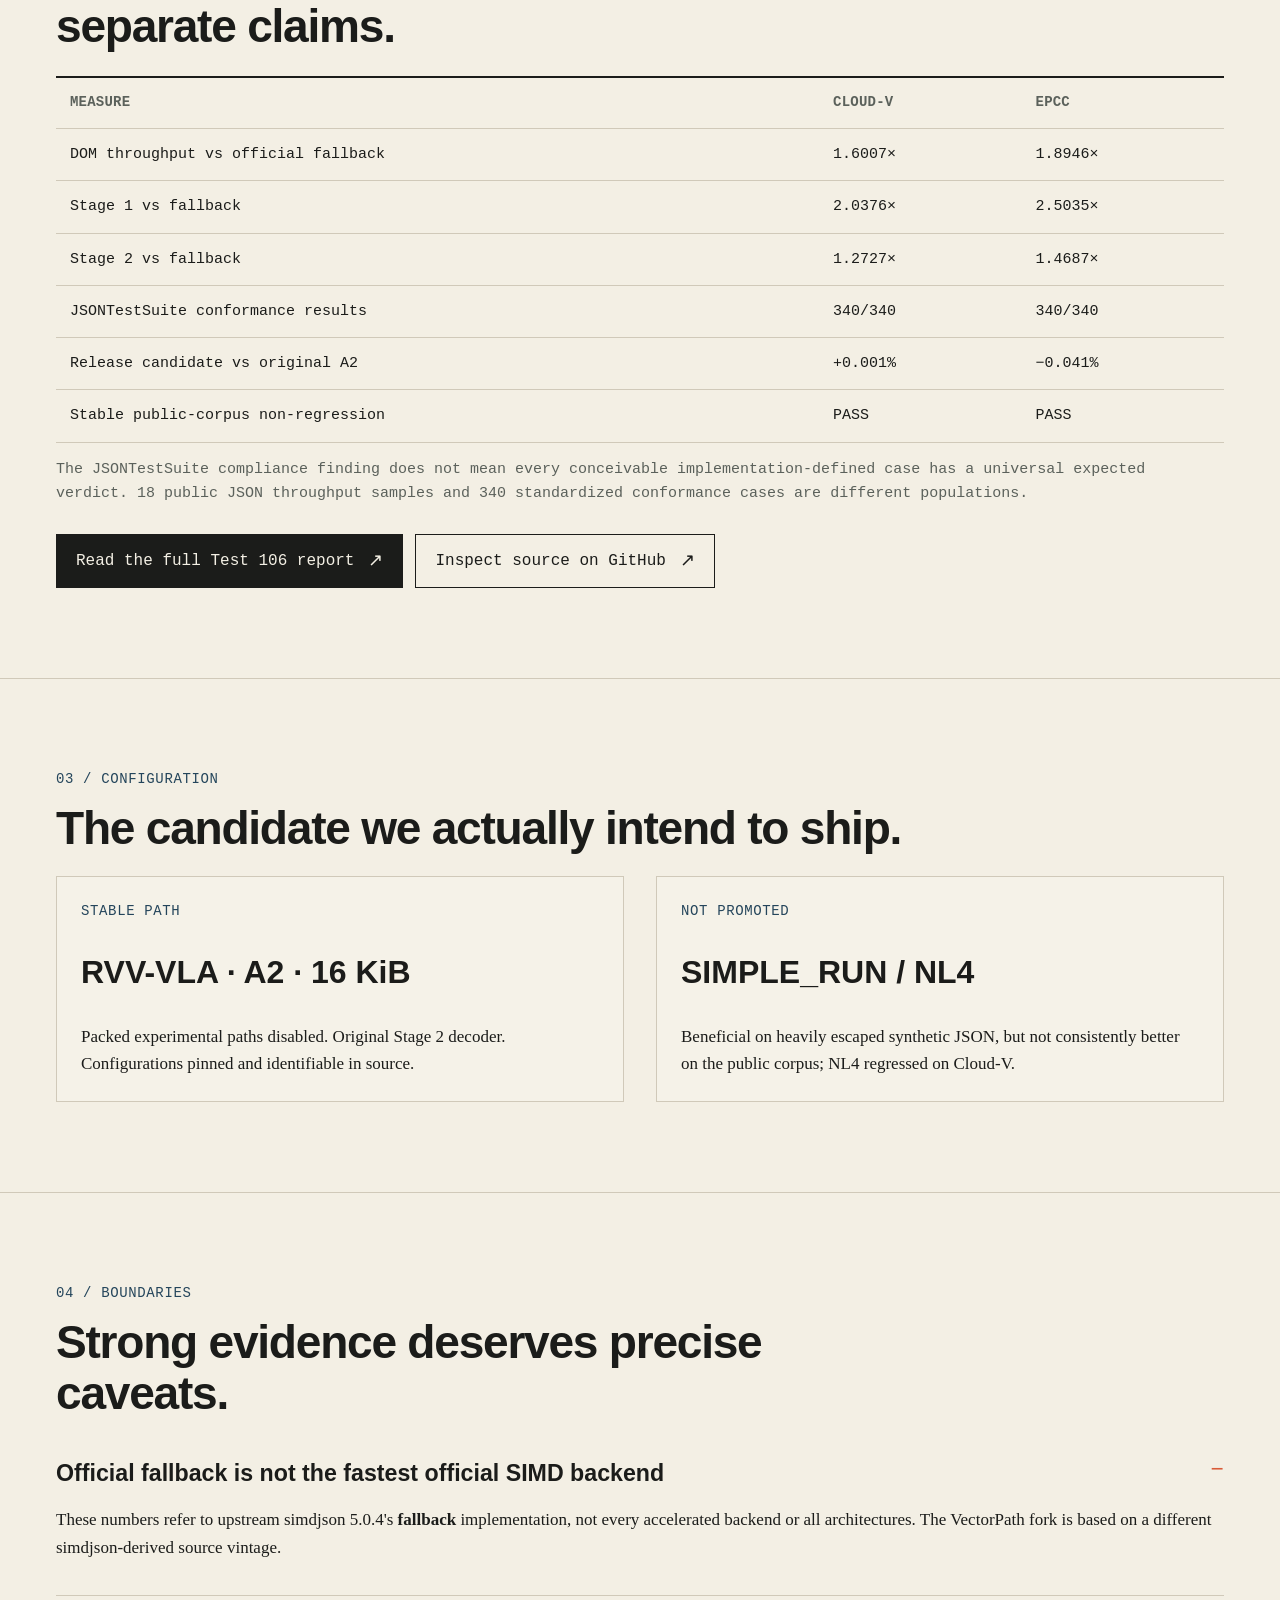
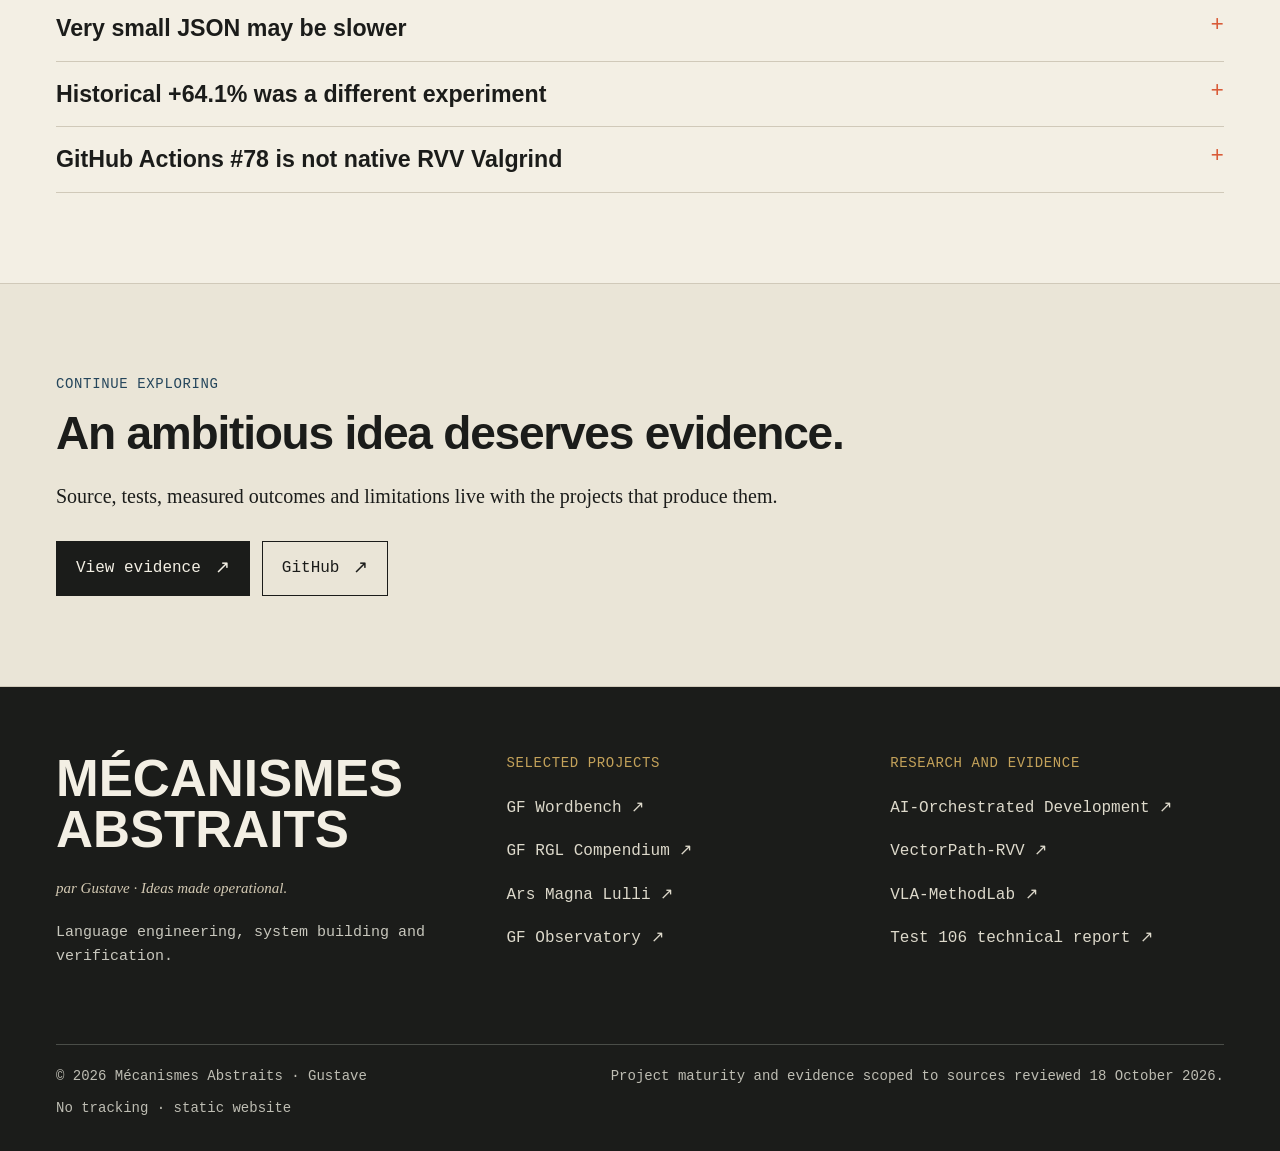
<file: docs/rvv-results.html>
<!doctype html><html lang="en"><head><meta charset="utf-8"><meta name="viewport" content="width=device-width,initial-scale=1"><meta name="description" content="Pinned native performance results for Cloud-V and EPCC, simdjson 5.0.4 fallback baseline, caveats and evidence."><meta name="theme-color" content="#f3efe4"><meta property="og:type" content="website"><meta property="og:title" content="VectorPath-RVV — Test 106 native results | Mécanismes Abstraits"><meta property="og:description" content="Pinned native performance results for Cloud-V and EPCC, simdjson 5.0.4 fallback baseline, caveats and evidence."><meta name="color-scheme" content="light"><title>VectorPath-RVV — Test 106 native results | Mécanismes Abstraits</title><link rel="icon" href="assets/icon.svg" type="image/svg+xml"><link rel="stylesheet" href="assets/site.css"><link rel="alternate" hreflang="en" href="https://ma-gustave.github.io/MA-Gustave/rvv-results.html"><link rel="alternate" hreflang="fr" href="https://ma-gustave.github.io/MA-Gustave/fr/rvv-results.html"></head><body class="shell"><a class="skip" href="#main">Skip to content</a><header class="header"><div class="container header-inner"><a href="index.html" class="brand" aria-label="Mécanismes Abstraits — Home"><img class="brand-icon" src="assets/mechanism-mark.svg" alt=""><span><span class="brand-title">MÉCANISMES ABSTRAITS</span><br><span class="brand-small">par Gustave</span></span></a><button class="menu-btn" data-menu data-open="Open menu" data-close="Close" aria-controls="primary-nav" aria-expanded="false">Open menu</button><nav class="main-nav" data-mainnav id="primary-nav" aria-label="Main navigation"><a class="nav-link" href="index.html">Overview</a><a class="nav-link" href="linguistics.html">Language</a><a class="nav-link" href="ai-development.html">AI & Method</a><a class="nav-link" href="rvv-results.html" aria-current="page">Results</a><a class="nav-link" href="evidence.html">Evidence</a><span class="lang-switch" aria-label="Language"><a class="lang-link" href="rvv-results.html" aria-label="English" aria-current="true">EN</a><a class="lang-link" href="fr/rvv-results.html" aria-label="Français">FR</a></span></nav></div></header><main id="main"><section class="page-hero"><div class="container"><div class="kicker">MÉCANISMES ABSTRAITS / FIELD NOTE</div><h1>A benchmark is only as strong as its reference.</h1><p class="lead">Frozen A2 release candidate. Two RISC-V platforms. Reproducible scope.</p><div class="page-jump"><a href="linguistics.html">GF / RGL</a><a href="ai-development.html">AI</a><a href="rvv-results.html">RVV</a><a href="evidence.html">Evidence</a></div></div></section><section class="section " id=""><div class="container"><div class="kicker">01 / Primary result</div><h2 class="section-title">A substantial native performance advantage.</h2><div class="stat-panel"><div class="stat-grid"><div class="stat"><strong>+60.07%</strong><span>Cloud-V · 1.6007× throughput</span></div><div class="stat"><strong>+89.46%</strong><span>EPCC · 1.8946× throughput</span></div></div><div class="stat-foot">VectorPath stable A2 vs <strong>simdjson 5.0.4 official fallback backend</strong>; DOM throughput; paired geometric mean across 18 pinned public JSON files in Test 106 confirmation phase.</div></div><div class="subsection"><h2>Comparison that matters</h2><p>Against our previously measured A2 engine — not against official fallback — the release candidate changed mean DOM throughput by only <strong>+0.001% on Cloud-V</strong> and <strong>−0.041% on EPCC</strong>. Each platform's A2 and VectorPath stable executables had identical binary SHA-256 hashes in the test harness.</p></div></div></section><section class="section " id=""><div class="container"><div class="kicker">02 / The experiment</div><h2 class="section-title">Performance and correctness are separate claims.</h2><div class="table-wrap"><table><thead><tr><th>Measure</th><th>Cloud-V</th><th>EPCC</th></tr></thead><tbody><tr><td>DOM throughput vs official fallback</td><td><strong>1.6007×</strong></td><td><strong>1.8946×</strong></td></tr><tr><td>Stage 1 vs fallback</td><td>2.0376×</td><td>2.5035×</td></tr><tr><td>Stage 2 vs fallback</td><td>1.2727×</td><td>1.4687×</td></tr><tr><td>JSONTestSuite conformance results</td><td>340/340</td><td>340/340</td></tr><tr><td>Release candidate vs original A2</td><td>+0.001%</td><td>−0.041%</td></tr><tr><td>Stable public-corpus non-regression</td><td>PASS</td><td>PASS</td></tr></tbody></table></div><p class="small-note">The JSONTestSuite compliance finding does not mean every conceivable implementation-defined case has a universal expected verdict. 18 public JSON throughput samples and 340 standardized conformance cases are different populations.</p><div class="actions"><a class="button" href="https://github.com/MA-Gustave/VectorPath-RVV/blob/main/docs/release/TEST106_PUBLICATION_REPORT_EN.md">Read the full Test 106 report <span class="arrow">↗</span></a><a class="button button-secondary" href="https://github.com/MA-Gustave/VectorPath-RVV">Inspect source on GitHub <span class="arrow">↗</span></a></div></div></section><section class="section " id=""><div class="container"><div class="kicker">03 / Configuration</div><h2 class="section-title">The candidate we actually intend to ship.</h2><div class="grid-two"><div class="fact"><div class="kicker">Stable path</div><h3 style="font:700 2rem var(--sans)">RVV-VLA · A2 · 16 KiB</h3><p>Packed experimental paths disabled. Original Stage 2 decoder. Configurations pinned and identifiable in source.</p></div><div class="fact"><div class="kicker">Not promoted</div><h3 style="font:700 2rem var(--sans)">SIMPLE_RUN / NL4</h3><p>Beneficial on heavily escaped synthetic JSON, but not consistently better on the public corpus; NL4 regressed on Cloud-V.</p></div></div></div></section><section class="section " id=""><div class="container"><div class="kicker">04 / Boundaries</div><h2 class="section-title">Strong evidence deserves precise caveats.</h2><details open><summary>Official fallback is not the fastest official SIMD backend</summary><p>These numbers refer to upstream simdjson 5.0.4's <strong>fallback</strong> implementation, not every accelerated backend or all architectures. The VectorPath fork is based on a different simdjson-derived source vintage.</p></details><details><summary>Very small JSON may be slower</summary><p>On 95 tiny valid JSONTestSuite inputs (2–110 bytes), the stable candidate measured 0.6665× of fallback on Cloud-V and 0.8497× on EPCC. Fixed overhead dominates these workloads.</p></details><details><summary>Historical +64.1% was a different experiment</summary><p>The earlier Cloud-V Test 89 used exploratory JSON and an official VLS256 reference, not Test 106's 18 public files and fallback backend. These headline gains are not direct measures of a regression.</p></details><details><summary>GitHub Actions #78 is not native RVV Valgrind</summary><p>A related simdjson fork's fuzz/Valgrind workflow passed on x86 at commit 81c6b1c; it did not prove that these exact VectorPath RVV files passed Valgrind on RISC-V hardware. The earlier #74 failure was isolated in later passes but not conclusively diagnosed.</p></details></div></section><section class="section last-cta"><div class="container"><div class="kicker">CONTINUE EXPLORING</div><h2 class="section-title">An ambitious idea deserves evidence.</h2><p class="section-lead">Source, tests, measured outcomes and limitations live with the projects that produce them.</p><div class="actions"><a class="button" href="evidence.html">View evidence <span class="arrow">↗</span></a><a class="button button-secondary" href="https://github.com/MA-Gustave">GitHub <span class="arrow">↗</span></a></div></div></section></main><footer class="footer"><div class="container"><div class="footer-grid"><div><h2>MÉCANISMES<br>ABSTRAITS</h2><p><em>par Gustave · Ideas made operational.</em></p><p class="small-note" style="color:#c8c7bd">Language engineering, system building and verification.</p></div><div><div class="kicker" style="color:#c4a25a;margin-bottom:19px">Selected projects</div><div class="footer-list"><a href="https://github.com/MA-Gustave/GF_Wordbench" target="_blank" rel="noopener noreferrer" class="">GF Wordbench ↗</a><a href="https://github.com/MA-Gustave/GF_RGL_AI_Compendium" target="_blank" rel="noopener noreferrer" class="">GF RGL Compendium ↗</a><a href="https://github.com/MA-Gustave/Ars-Magna-Lulli" target="_blank" rel="noopener noreferrer" class="">Ars Magna Lulli ↗</a><a href="https://github.com/MA-Gustave/GF_Observatory" target="_blank" rel="noopener noreferrer" class="">GF Observatory ↗</a></div></div><div><div class="kicker" style="color:#c4a25a;margin-bottom:19px">Research and evidence</div><div class="footer-list"><a href="https://github.com/MA-Gustave/AI-Orchestrated-Experimental-Development" target="_blank" rel="noopener noreferrer" class="">AI-Orchestrated Development ↗</a><a href="https://github.com/MA-Gustave/VectorPath-RVV" target="_blank" rel="noopener noreferrer" class="">VectorPath-RVV ↗</a><a href="https://github.com/MA-Gustave/VLA-MethodLab" target="_blank" rel="noopener noreferrer" class="">VLA-MethodLab ↗</a><a href="https://github.com/MA-Gustave/VectorPath-RVV/blob/main/docs/release/TEST106_PUBLICATION_REPORT_EN.md" target="_blank" rel="noopener noreferrer" class="">Test 106 technical report ↗</a></div></div></div><div class="footer-meta"><span>© <span data-year>2026</span> Mécanismes Abstraits · Gustave</span><span>Project maturity and evidence scoped to sources reviewed 18 October 2026.</span><span>No tracking · static website</span></div></div></footer><script src="assets/site.js" defer></script></body></html>
</file>
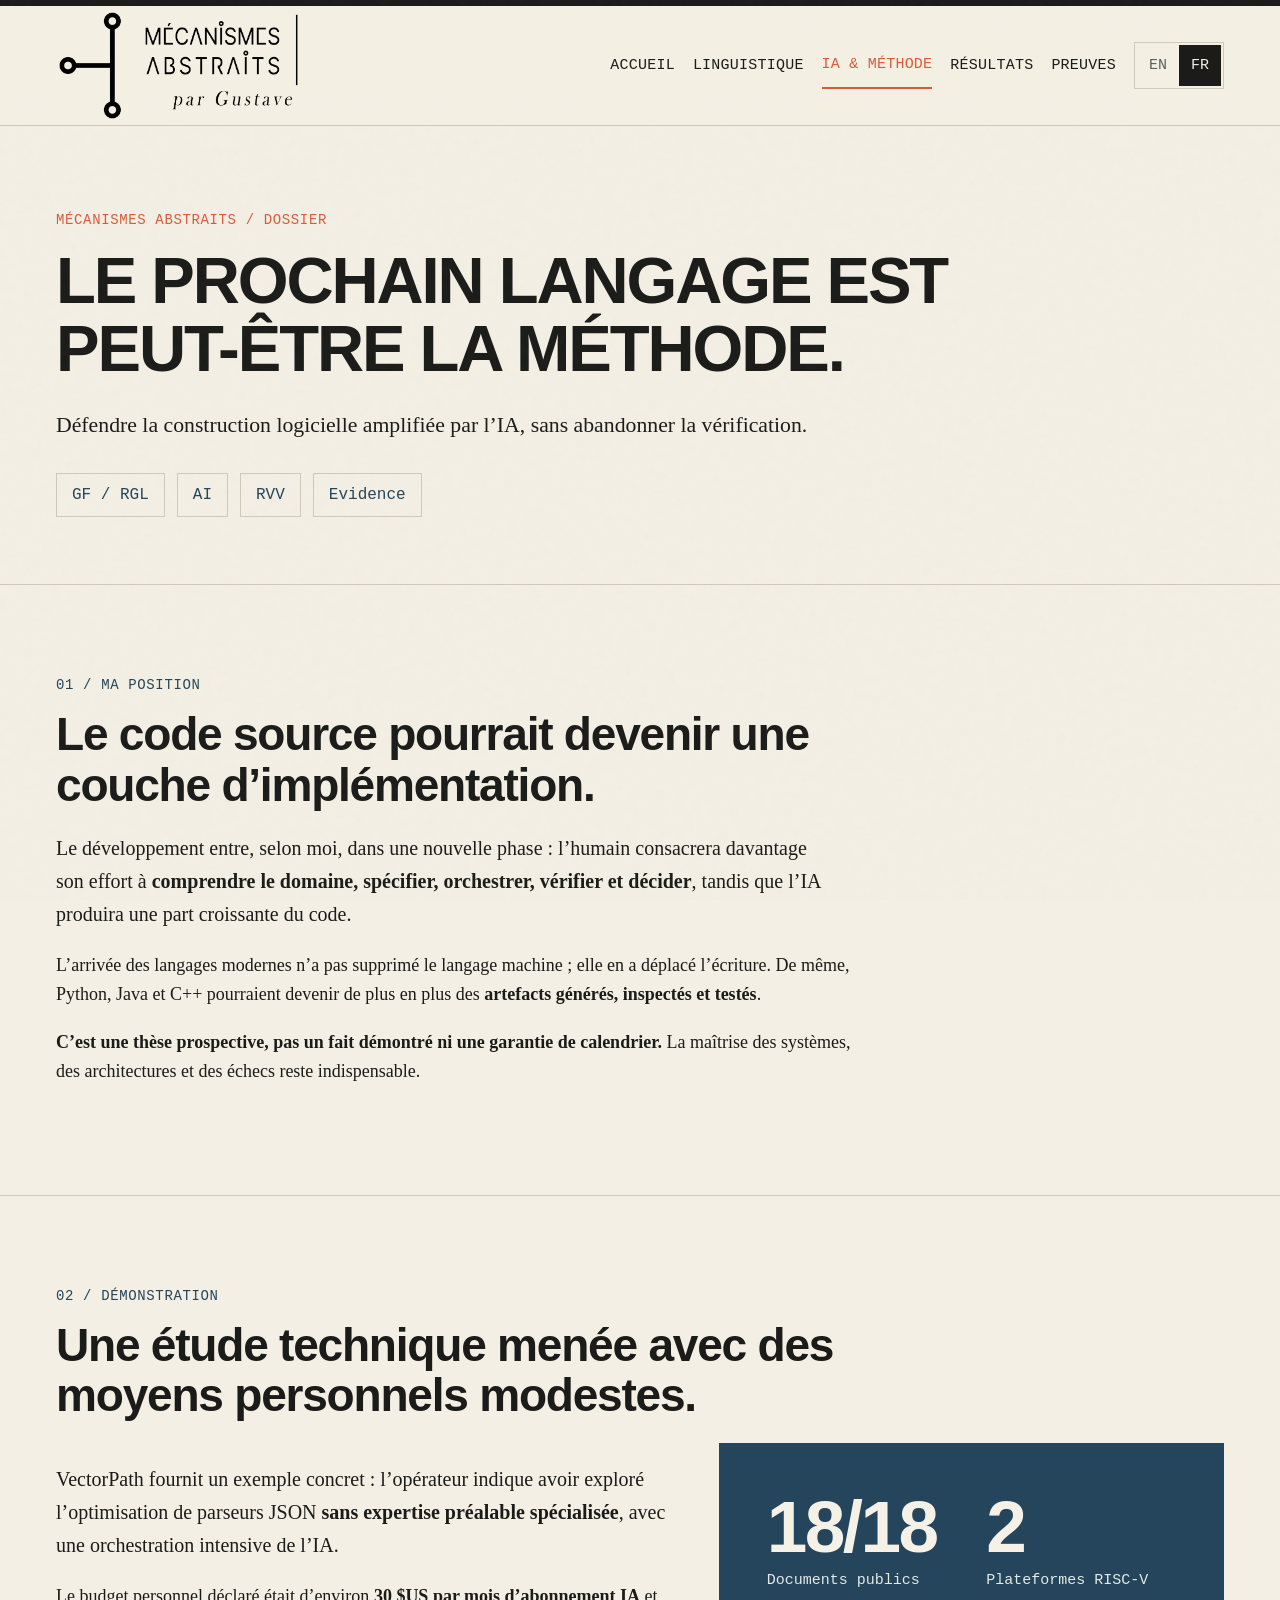
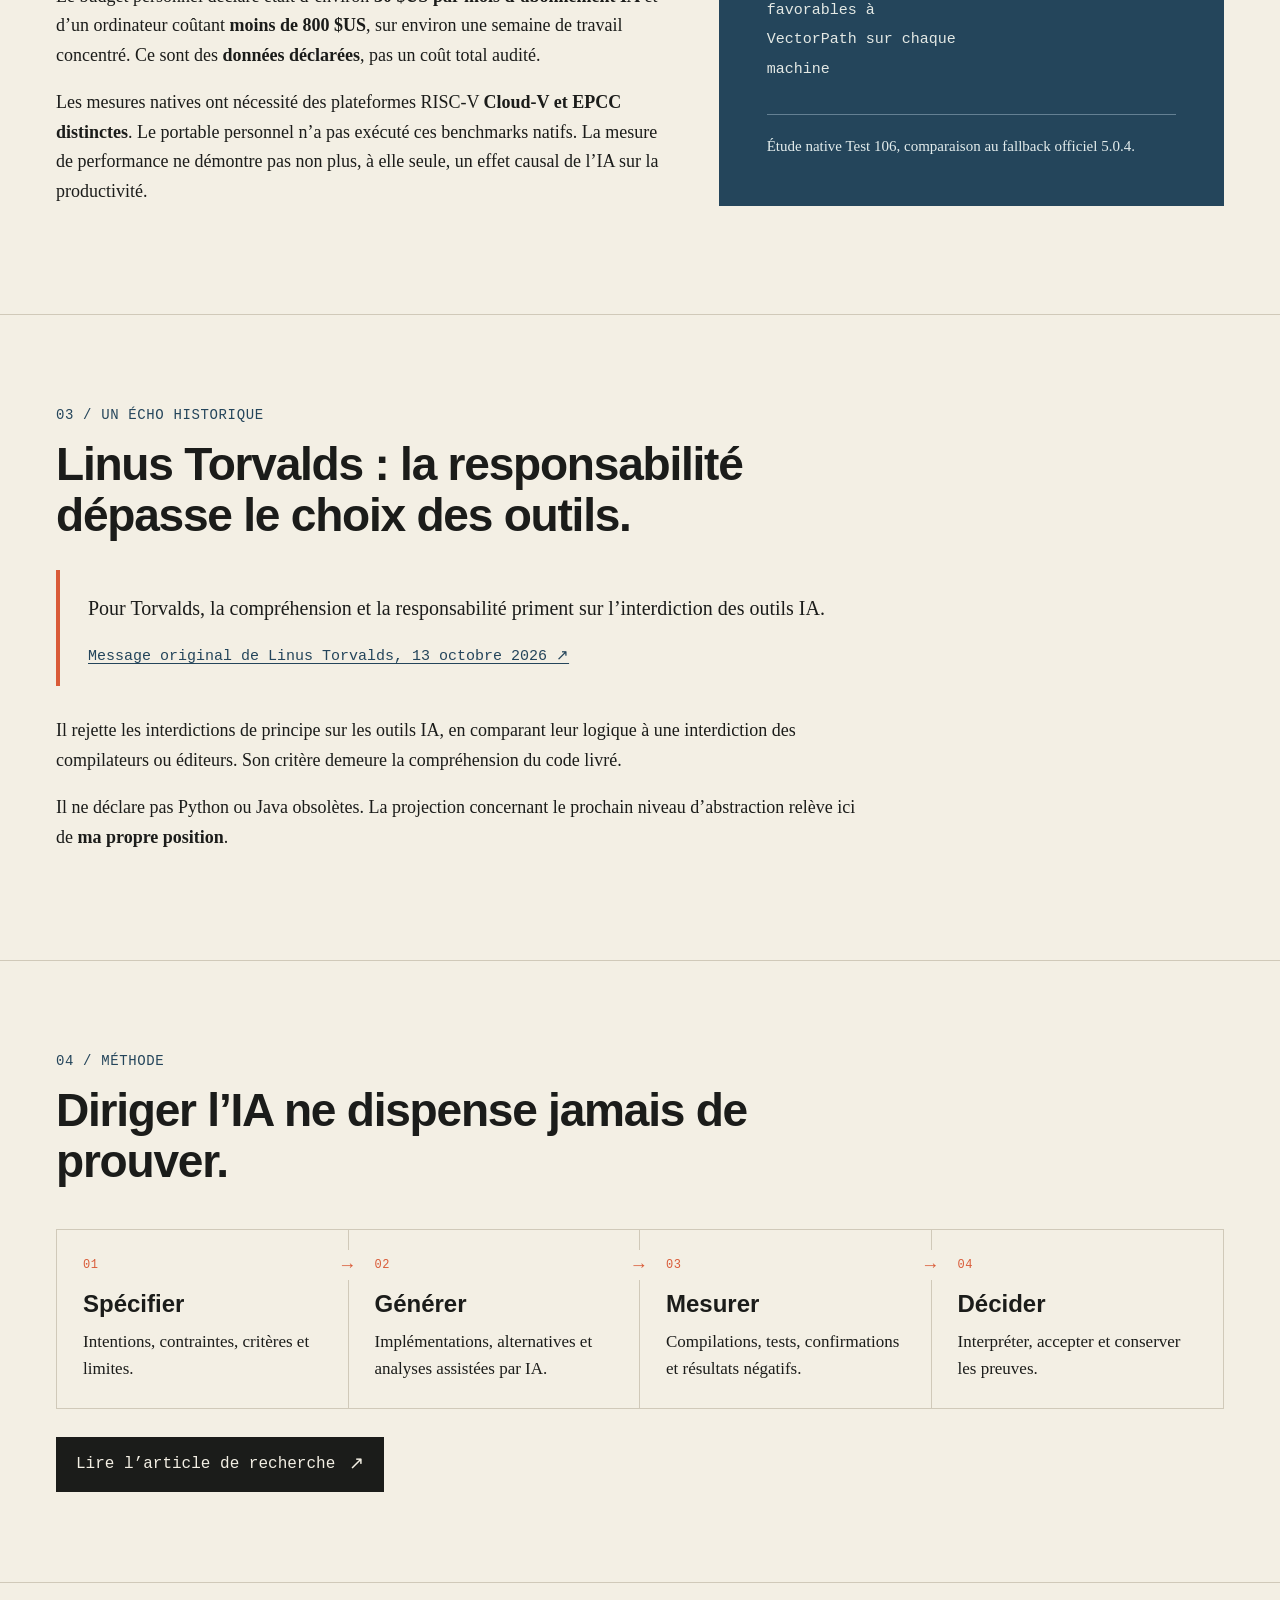
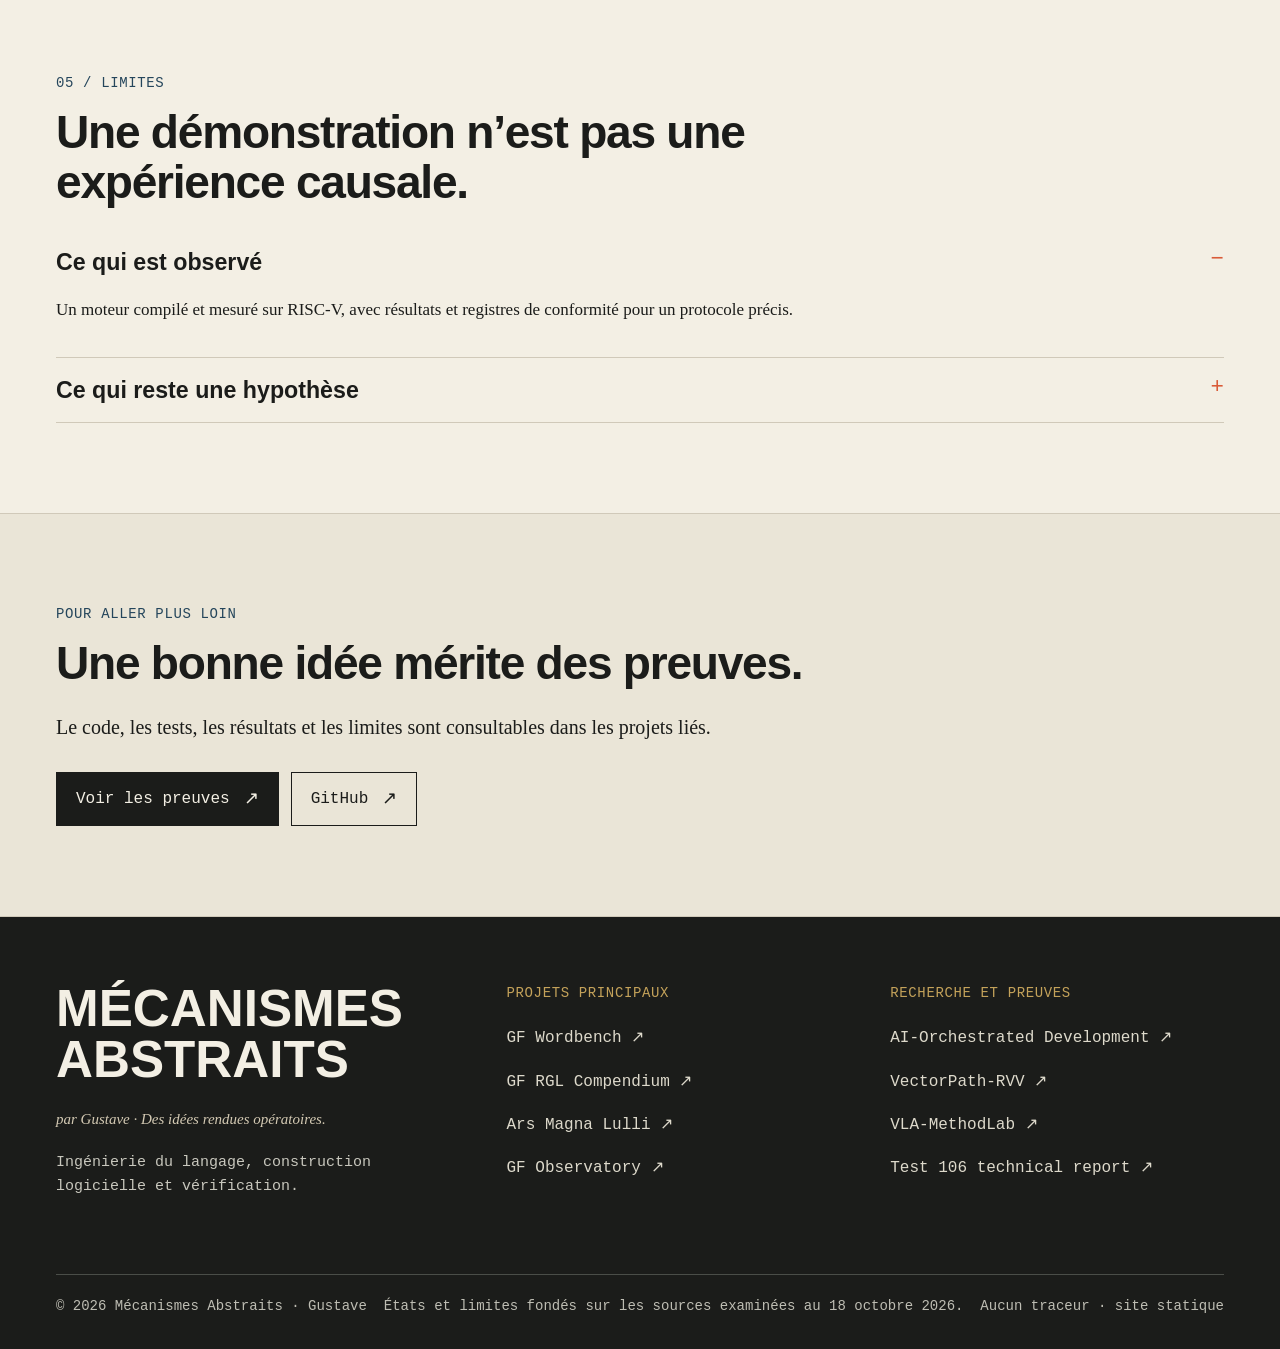
<file: docs/fr/ai-development.html>
<!doctype html><html lang="fr"><head><meta charset="utf-8"><meta name="viewport" content="width=device-width,initial-scale=1"><meta name="description" content="Une prise de position argumentée sur le développement dirigé par l’humain, assisté par IA, et les nouveaux niveaux d’abstraction."><meta name="theme-color" content="#f3efe4"><meta property="og:type" content="website"><meta property="og:title" content="L’IA et le développement logiciel | Mécanismes Abstraits"><meta property="og:description" content="Une prise de position argumentée sur le développement dirigé par l’humain, assisté par IA, et les nouveaux niveaux d’abstraction."><meta name="color-scheme" content="light"><title>L’IA et le développement logiciel | Mécanismes Abstraits</title><link rel="icon" href="../assets/icon.svg" type="image/svg+xml"><link rel="stylesheet" href="../assets/site.css"><link rel="alternate" hreflang="en" href="https://ma-gustave.github.io/MA-Gustave/ai-development.html"><link rel="alternate" hreflang="fr" href="https://ma-gustave.github.io/MA-Gustave/fr/ai-development.html"></head><body class="shell"><a class="skip" href="#main">Aller au contenu</a><header class="header"><div class="container header-inner"><a href="index.html" class="brand" aria-label="Mécanismes Abstraits — Accueil"><img class="brand-icon" src="../assets/mechanism-mark.svg" alt=""><span><span class="brand-title">MÉCANISMES ABSTRAITS</span><br><span class="brand-small">par Gustave</span></span></a><button class="menu-btn" data-menu data-open="Ouvrir le menu" data-close="Fermer" aria-controls="primary-nav" aria-expanded="false">Ouvrir le menu</button><nav class="main-nav" data-mainnav id="primary-nav" aria-label="Navigation principale"><a class="nav-link" href="index.html">Accueil</a><a class="nav-link" href="linguistics.html">Linguistique</a><a class="nav-link" href="ai-development.html" aria-current="page">IA & méthode</a><a class="nav-link" href="rvv-results.html">Résultats</a><a class="nav-link" href="evidence.html">Preuves</a><span class="lang-switch" aria-label="Language"><a class="lang-link" href="../ai-development.html" aria-label="English">EN</a><a class="lang-link" href="ai-development.html" aria-label="Français" aria-current="true">FR</a></span></nav></div></header><main id="main"><section class="page-hero"><div class="container"><div class="kicker">MÉCANISMES ABSTRAITS / DOSSIER</div><h1>Le prochain langage est peut-être la méthode.</h1><p class="lead">Défendre la construction logicielle amplifiée par l’IA, sans abandonner la vérification.</p><div class="page-jump"><a href="linguistics.html">GF / RGL</a><a href="ai-development.html">AI</a><a href="rvv-results.html">RVV</a><a href="evidence.html">Evidence</a></div></div></section><section class="section " id=""><div class="container"><div class="kicker">01 / Ma position</div><h2 class="section-title">Le code source pourrait devenir une couche d’implémentation.</h2><div class="section-narrow"><p class="section-lead">Le développement entre, selon moi, dans une nouvelle phase : l’humain consacrera davantage son effort à <strong>comprendre le domaine, spécifier, orchestrer, vérifier et décider</strong>, tandis que l’IA produira une part croissante du code.</p><p>L’arrivée des langages modernes n’a pas supprimé le langage machine ; elle en a déplacé l’écriture. De même, Python, Java et C++ pourraient devenir de plus en plus des <strong>artefacts générés, inspectés et testés</strong>.</p><p><strong>C’est une thèse prospective, pas un fait démontré ni une garantie de calendrier.</strong> La maîtrise des systèmes, des architectures et des échecs reste indispensable.</p></div></div></section><section class="section " id=""><div class="container"><div class="kicker">02 / Démonstration</div><h2 class="section-title">Une étude technique menée avec des moyens personnels modestes.</h2><div class="split-feature"><div><p class="section-lead">VectorPath fournit un exemple concret : l’opérateur indique avoir exploré l’optimisation de parseurs JSON <strong>sans expertise préalable spécialisée</strong>, avec une orchestration intensive de l’IA.</p><p>Le budget personnel déclaré était d’environ <strong>30 $US par mois d’abonnement IA</strong> et d’un ordinateur coûtant <strong>moins de 800 $US</strong>, sur environ une semaine de travail concentré. Ce sont des <strong>données déclarées</strong>, pas un coût total audité.</p><p>Les mesures natives ont nécessité des plateformes RISC-V <strong>Cloud-V et EPCC distinctes</strong>. Le portable personnel n’a pas exécuté ces benchmarks natifs. La mesure de performance ne démontre pas non plus, à elle seule, un effet causal de l’IA sur la productivité.</p></div><div class="stat-panel"><div class="stat-grid"><div class="stat"><strong>18/18</strong><span>Documents publics favorables à VectorPath sur chaque machine</span></div><div class="stat"><strong>2</strong><span>Plateformes RISC-V</span></div></div><div class="stat-foot">Étude native Test 106, comparaison au fallback officiel 5.0.4.</div></div></div></div></section><section class="section " id=""><div class="container"><div class="kicker">03 / Un écho historique</div><h2 class="section-title">Linus Torvalds : la responsabilité dépasse le choix des outils.</h2><div class="section-narrow"><div class="quote"><p class="section-lead">Pour Torvalds, la compréhension et la responsabilité priment sur l’interdiction des outils IA.</p><p class="small-note"><a href="https://mid.mail-archive.com/linux-kernel%40vger.kernel.org/msg2663526.html" target="_blank" rel="noopener noreferrer">Message original de Linus Torvalds, 13 octobre 2026 ↗</a></p></div><p>Il rejette les interdictions de principe sur les outils IA, en comparant leur logique à une interdiction des compilateurs ou éditeurs. Son critère demeure la compréhension du code livré.</p><p>Il ne déclare pas Python ou Java obsolètes. La projection concernant le prochain niveau d’abstraction relève ici de <strong>ma propre position</strong>.</p></div></div></section><section class="section " id=""><div class="container"><div class="kicker">04 / Méthode</div><h2 class="section-title">Diriger l’IA ne dispense jamais de prouver.</h2><div class="mechanism-grid"><div class="mech-step"><div class="number">01</div><h3>Spécifier</h3><p>Intentions, contraintes, critères et limites.</p></div><div class="mech-step"><div class="number">02</div><h3>Générer</h3><p>Implémentations, alternatives et analyses assistées par IA.</p></div><div class="mech-step"><div class="number">03</div><h3>Mesurer</h3><p>Compilations, tests, confirmations et résultats négatifs.</p></div><div class="mech-step"><div class="number">04</div><h3>Décider</h3><p>Interpréter, accepter et conserver les preuves.</p></div></div><div class="actions"><a class="button" href="https://github.com/MA-Gustave/AI-Orchestrated-Experimental-Development">Lire l’article de recherche <span class="arrow">↗</span></a></div></div></section><section class="section " id=""><div class="container"><div class="kicker">05 / Limites</div><h2 class="section-title">Une démonstration n’est pas une expérience causale.</h2><details open><summary>Ce qui est observé</summary><p>Un moteur compilé et mesuré sur RISC-V, avec résultats et registres de conformité pour un protocole précis.</p></details><details><summary>Ce qui reste une hypothèse</summary><p>La part exacte de productivité attribuable à l’IA, ou l’obsolescence prochaine d’un langage de programmation.</p></details></div></section><section class="section last-cta"><div class="container"><div class="kicker">POUR ALLER PLUS LOIN</div><h2 class="section-title">Une bonne idée mérite des preuves.</h2><p class="section-lead">Le code, les tests, les résultats et les limites sont consultables dans les projets liés.</p><div class="actions"><a class="button" href="evidence.html">Voir les preuves <span class="arrow">↗</span></a><a class="button button-secondary" href="https://github.com/MA-Gustave">GitHub <span class="arrow">↗</span></a></div></div></section></main><footer class="footer"><div class="container"><div class="footer-grid"><div><h2>MÉCANISMES<br>ABSTRAITS</h2><p><em>par Gustave · Des idées rendues opératoires.</em></p><p class="small-note" style="color:#c8c7bd">Ingénierie du langage, construction logicielle et vérification.</p></div><div><div class="kicker" style="color:#c4a25a;margin-bottom:19px">Projets principaux</div><div class="footer-list"><a href="https://github.com/MA-Gustave/GF_Wordbench" target="_blank" rel="noopener noreferrer" class="">GF Wordbench ↗</a><a href="https://github.com/MA-Gustave/GF_RGL_AI_Compendium" target="_blank" rel="noopener noreferrer" class="">GF RGL Compendium ↗</a><a href="https://github.com/MA-Gustave/Ars-Magna-Lulli" target="_blank" rel="noopener noreferrer" class="">Ars Magna Lulli ↗</a><a href="https://github.com/MA-Gustave/GF_Observatory" target="_blank" rel="noopener noreferrer" class="">GF Observatory ↗</a></div></div><div><div class="kicker" style="color:#c4a25a;margin-bottom:19px">Recherche et preuves</div><div class="footer-list"><a href="https://github.com/MA-Gustave/AI-Orchestrated-Experimental-Development" target="_blank" rel="noopener noreferrer" class="">AI-Orchestrated Development ↗</a><a href="https://github.com/MA-Gustave/VectorPath-RVV" target="_blank" rel="noopener noreferrer" class="">VectorPath-RVV ↗</a><a href="https://github.com/MA-Gustave/VLA-MethodLab" target="_blank" rel="noopener noreferrer" class="">VLA-MethodLab ↗</a><a href="https://github.com/MA-Gustave/VectorPath-RVV/blob/main/docs/release/TEST106_PUBLICATION_REPORT_EN.md" target="_blank" rel="noopener noreferrer" class="">Test 106 technical report ↗</a></div></div></div><div class="footer-meta"><span>© <span data-year>2026</span> Mécanismes Abstraits · Gustave</span><span>États et limites fondés sur les sources examinées au 18 octobre 2026.</span><span>Aucun traceur · site statique</span></div></div></footer><script src="../assets/site.js" defer></script></body></html>
</file>
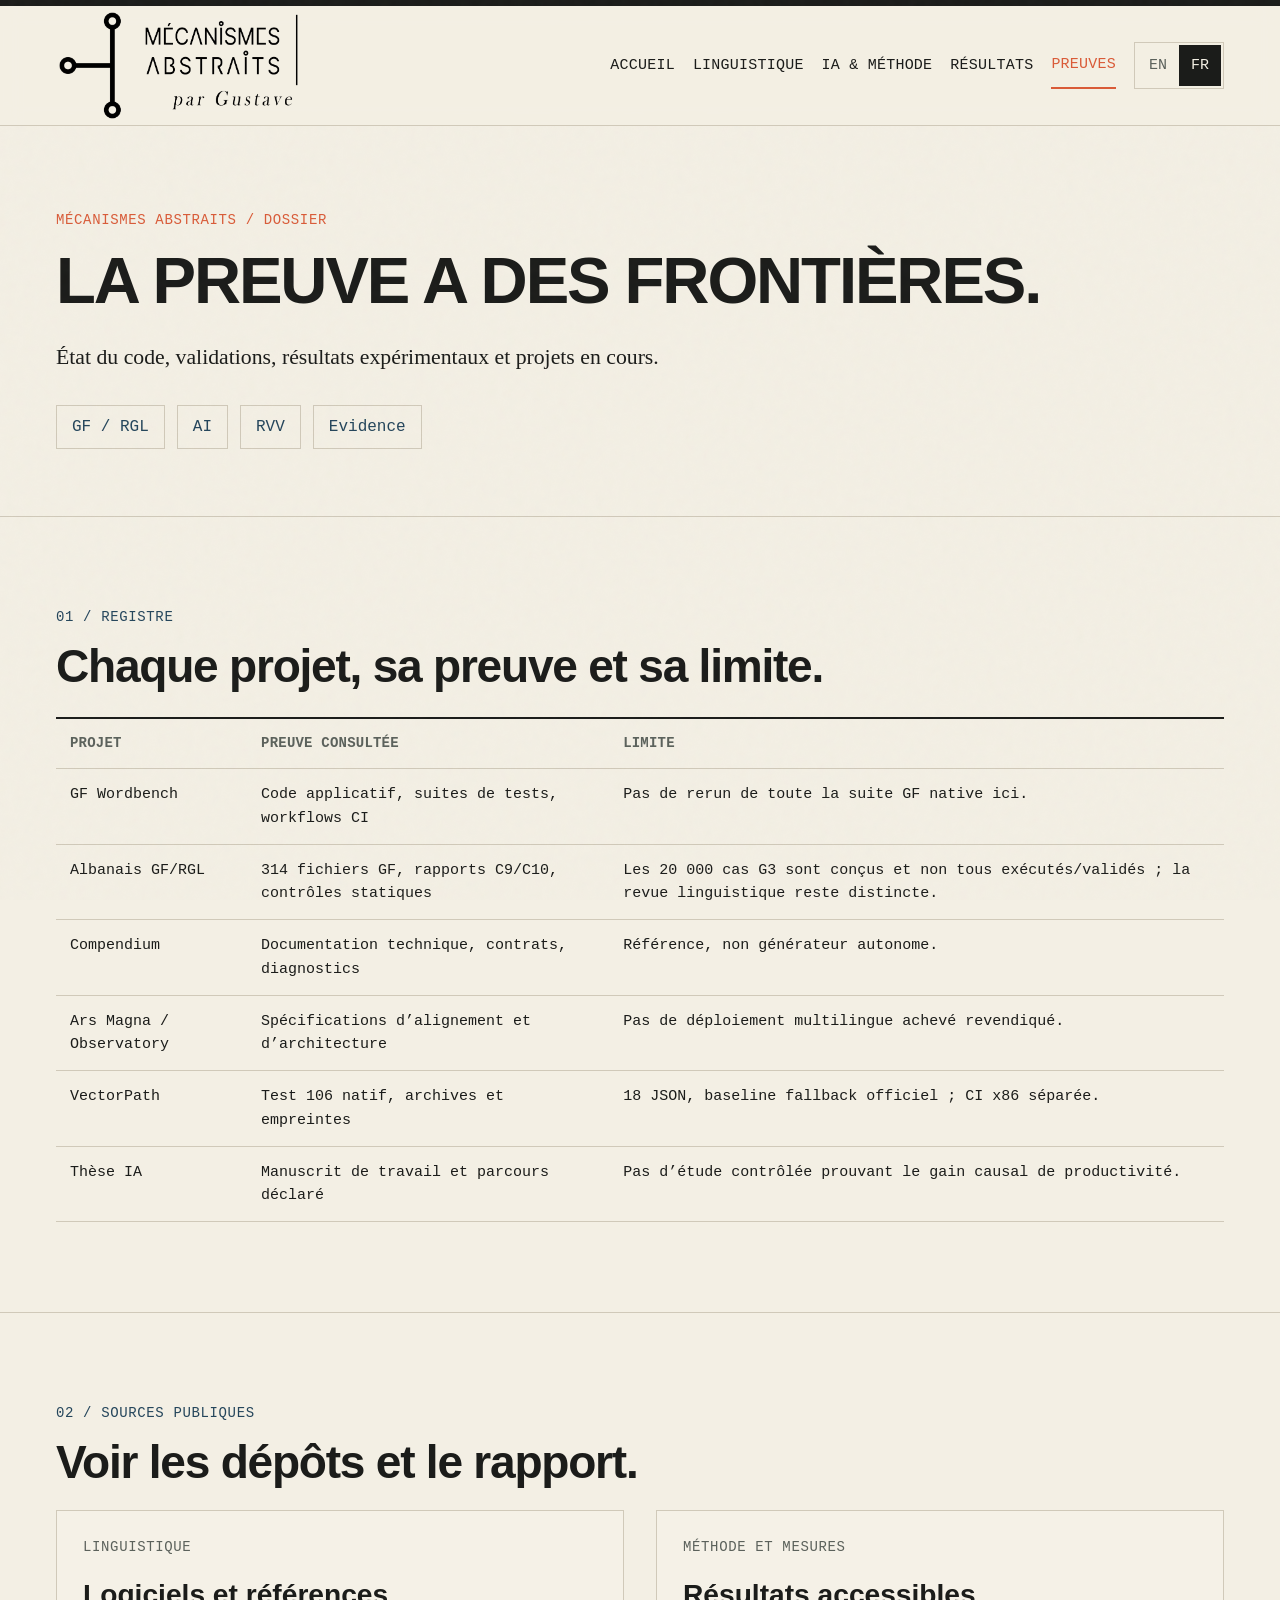
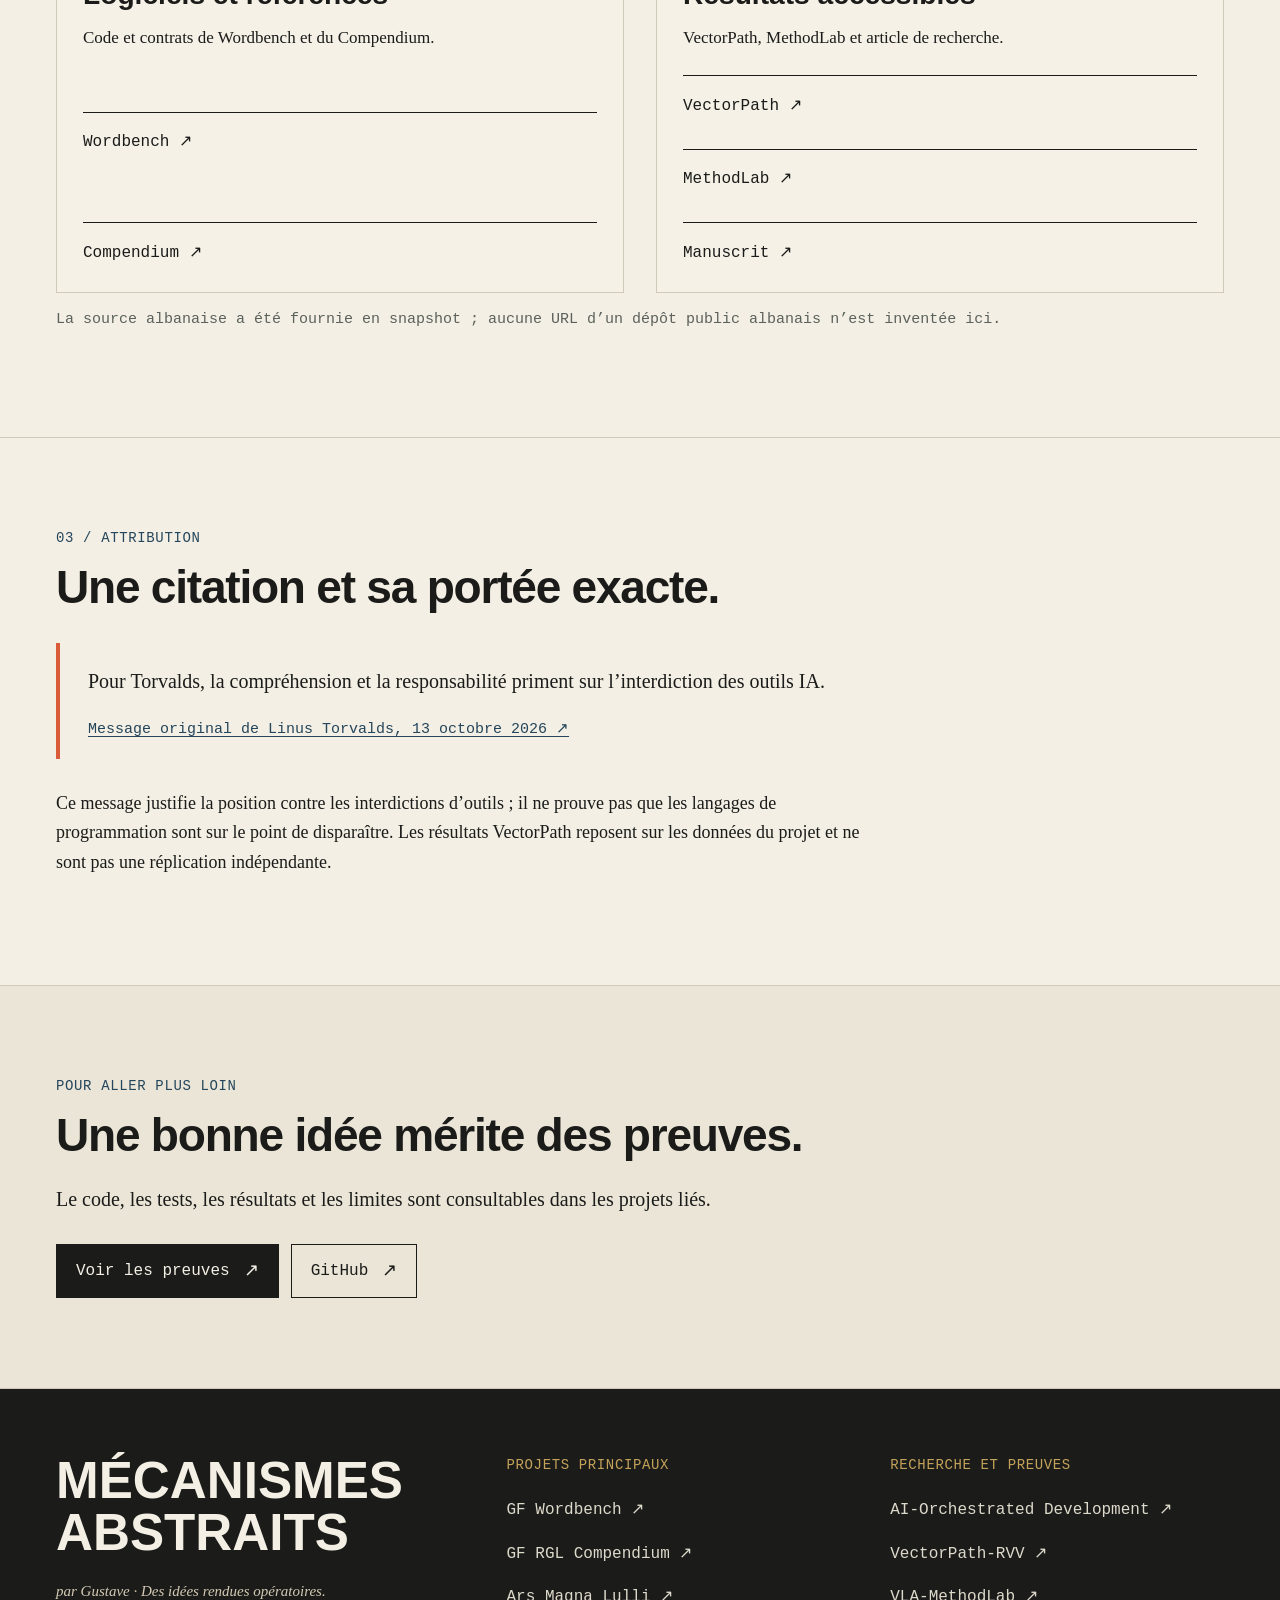
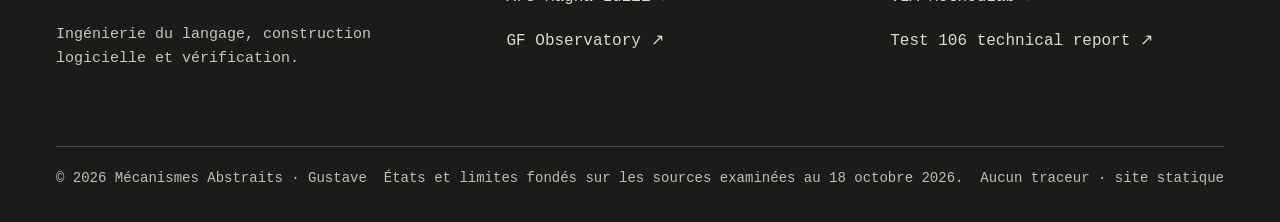
<file: docs/fr/evidence.html>
<!doctype html><html lang="fr"><head><meta charset="utf-8"><meta name="viewport" content="width=device-width,initial-scale=1"><meta name="description" content="Ce qui est réalisé, vérifié, proposé ou encore à certifier dans les projets linguistiques et systèmes."><meta name="theme-color" content="#f3efe4"><meta property="og:type" content="website"><meta property="og:title" content="Preuves et limites | Mécanismes Abstraits"><meta property="og:description" content="Ce qui est réalisé, vérifié, proposé ou encore à certifier dans les projets linguistiques et systèmes."><meta name="color-scheme" content="light"><title>Preuves et limites | Mécanismes Abstraits</title><link rel="icon" href="../assets/icon.svg" type="image/svg+xml"><link rel="stylesheet" href="../assets/site.css"><link rel="alternate" hreflang="en" href="https://ma-gustave.github.io/MA-Gustave/evidence.html"><link rel="alternate" hreflang="fr" href="https://ma-gustave.github.io/MA-Gustave/fr/evidence.html"></head><body class="shell"><a class="skip" href="#main">Aller au contenu</a><header class="header"><div class="container header-inner"><a href="index.html" class="brand" aria-label="Mécanismes Abstraits — Accueil"><img class="brand-icon" src="../assets/mechanism-mark.svg" alt=""><span><span class="brand-title">MÉCANISMES ABSTRAITS</span><br><span class="brand-small">par Gustave</span></span></a><button class="menu-btn" data-menu data-open="Ouvrir le menu" data-close="Fermer" aria-controls="primary-nav" aria-expanded="false">Ouvrir le menu</button><nav class="main-nav" data-mainnav id="primary-nav" aria-label="Navigation principale"><a class="nav-link" href="index.html">Accueil</a><a class="nav-link" href="linguistics.html">Linguistique</a><a class="nav-link" href="ai-development.html">IA & méthode</a><a class="nav-link" href="rvv-results.html">Résultats</a><a class="nav-link" href="evidence.html" aria-current="page">Preuves</a><span class="lang-switch" aria-label="Language"><a class="lang-link" href="../evidence.html" aria-label="English">EN</a><a class="lang-link" href="evidence.html" aria-label="Français" aria-current="true">FR</a></span></nav></div></header><main id="main"><section class="page-hero"><div class="container"><div class="kicker">MÉCANISMES ABSTRAITS / DOSSIER</div><h1>La preuve a des frontières.</h1><p class="lead">État du code, validations, résultats expérimentaux et projets en cours.</p><div class="page-jump"><a href="linguistics.html">GF / RGL</a><a href="ai-development.html">AI</a><a href="rvv-results.html">RVV</a><a href="evidence.html">Evidence</a></div></div></section><section class="section " id=""><div class="container"><div class="kicker">01 / Registre</div><h2 class="section-title">Chaque projet, sa preuve et sa limite.</h2><div class="table-wrap"><table><thead><tr><th>Projet</th><th>Preuve consultée</th><th>Limite</th></tr></thead><tbody><tr><td><strong>GF Wordbench</strong></td><td>Code applicatif, suites de tests, workflows CI</td><td>Pas de rerun de toute la suite GF native ici.</td></tr><tr><td><strong>Albanais GF/RGL</strong></td><td>314 fichiers GF, rapports C9/C10, contrôles statiques</td><td>Les 20 000 cas G3 sont conçus et non tous exécutés/validés ; la revue linguistique reste distincte.</td></tr><tr><td><strong>Compendium</strong></td><td>Documentation technique, contrats, diagnostics</td><td>Référence, non générateur autonome.</td></tr><tr><td><strong>Ars Magna / Observatory</strong></td><td>Spécifications d’alignement et d’architecture</td><td>Pas de déploiement multilingue achevé revendiqué.</td></tr><tr><td><strong>VectorPath</strong></td><td>Test 106 natif, archives et empreintes</td><td>18 JSON, baseline fallback officiel ; CI x86 séparée.</td></tr><tr><td><strong>Thèse IA</strong></td><td>Manuscrit de travail et parcours déclaré</td><td>Pas d’étude contrôlée prouvant le gain causal de productivité.</td></tr></tbody></table></div></div></section><section class="section " id=""><div class="container"><div class="kicker">02 / Sources publiques</div><h2 class="section-title">Voir les dépôts et le rapport.</h2><div class="grid-two"><div class="story-card"><div class="mini-meta">LINGUISTIQUE</div><h3>Logiciels et références</h3><p>Code et contrats de Wordbench et du Compendium.</p><a href="https://github.com/MA-Gustave/GF_Wordbench" target="_blank" rel="noopener noreferrer" class="">Wordbench ↗</a><br><a href="https://github.com/MA-Gustave/GF_RGL_AI_Compendium" target="_blank" rel="noopener noreferrer" class="">Compendium ↗</a></div><div class="story-card"><div class="mini-meta">MÉTHODE ET MESURES</div><h3>Résultats accessibles</h3><p>VectorPath, MethodLab et article de recherche.</p><a href="https://github.com/MA-Gustave/VectorPath-RVV" target="_blank" rel="noopener noreferrer" class="">VectorPath ↗</a><br><a href="https://github.com/MA-Gustave/VLA-MethodLab" target="_blank" rel="noopener noreferrer" class="">MethodLab ↗</a><br><a href="https://github.com/MA-Gustave/AI-Orchestrated-Experimental-Development" target="_blank" rel="noopener noreferrer" class="">Manuscrit ↗</a></div></div><p class="small-note">La source albanaise a été fournie en snapshot ; aucune URL d’un dépôt public albanais n’est inventée ici.</p></div></section><section class="section " id=""><div class="container"><div class="kicker">03 / Attribution</div><h2 class="section-title">Une citation et sa portée exacte.</h2><div class="section-narrow"><div class="quote"><p class="section-lead">Pour Torvalds, la compréhension et la responsabilité priment sur l’interdiction des outils IA.</p><p class="small-note"><a href="https://mid.mail-archive.com/linux-kernel%40vger.kernel.org/msg2663526.html" target="_blank" rel="noopener noreferrer">Message original de Linus Torvalds, 13 octobre 2026 ↗</a></p></div><p>Ce message justifie la position contre les interdictions d’outils ; il ne prouve pas que les langages de programmation sont sur le point de disparaître. Les résultats VectorPath reposent sur les données du projet et ne sont pas une réplication indépendante.</p></div></div></section><section class="section last-cta"><div class="container"><div class="kicker">POUR ALLER PLUS LOIN</div><h2 class="section-title">Une bonne idée mérite des preuves.</h2><p class="section-lead">Le code, les tests, les résultats et les limites sont consultables dans les projets liés.</p><div class="actions"><a class="button" href="evidence.html">Voir les preuves <span class="arrow">↗</span></a><a class="button button-secondary" href="https://github.com/MA-Gustave">GitHub <span class="arrow">↗</span></a></div></div></section></main><footer class="footer"><div class="container"><div class="footer-grid"><div><h2>MÉCANISMES<br>ABSTRAITS</h2><p><em>par Gustave · Des idées rendues opératoires.</em></p><p class="small-note" style="color:#c8c7bd">Ingénierie du langage, construction logicielle et vérification.</p></div><div><div class="kicker" style="color:#c4a25a;margin-bottom:19px">Projets principaux</div><div class="footer-list"><a href="https://github.com/MA-Gustave/GF_Wordbench" target="_blank" rel="noopener noreferrer" class="">GF Wordbench ↗</a><a href="https://github.com/MA-Gustave/GF_RGL_AI_Compendium" target="_blank" rel="noopener noreferrer" class="">GF RGL Compendium ↗</a><a href="https://github.com/MA-Gustave/Ars-Magna-Lulli" target="_blank" rel="noopener noreferrer" class="">Ars Magna Lulli ↗</a><a href="https://github.com/MA-Gustave/GF_Observatory" target="_blank" rel="noopener noreferrer" class="">GF Observatory ↗</a></div></div><div><div class="kicker" style="color:#c4a25a;margin-bottom:19px">Recherche et preuves</div><div class="footer-list"><a href="https://github.com/MA-Gustave/AI-Orchestrated-Experimental-Development" target="_blank" rel="noopener noreferrer" class="">AI-Orchestrated Development ↗</a><a href="https://github.com/MA-Gustave/VectorPath-RVV" target="_blank" rel="noopener noreferrer" class="">VectorPath-RVV ↗</a><a href="https://github.com/MA-Gustave/VLA-MethodLab" target="_blank" rel="noopener noreferrer" class="">VLA-MethodLab ↗</a><a href="https://github.com/MA-Gustave/VectorPath-RVV/blob/main/docs/release/TEST106_PUBLICATION_REPORT_EN.md" target="_blank" rel="noopener noreferrer" class="">Test 106 technical report ↗</a></div></div></div><div class="footer-meta"><span>© <span data-year>2026</span> Mécanismes Abstraits · Gustave</span><span>États et limites fondés sur les sources examinées au 18 octobre 2026.</span><span>Aucun traceur · site statique</span></div></div></footer><script src="../assets/site.js" defer></script></body></html>
</file>
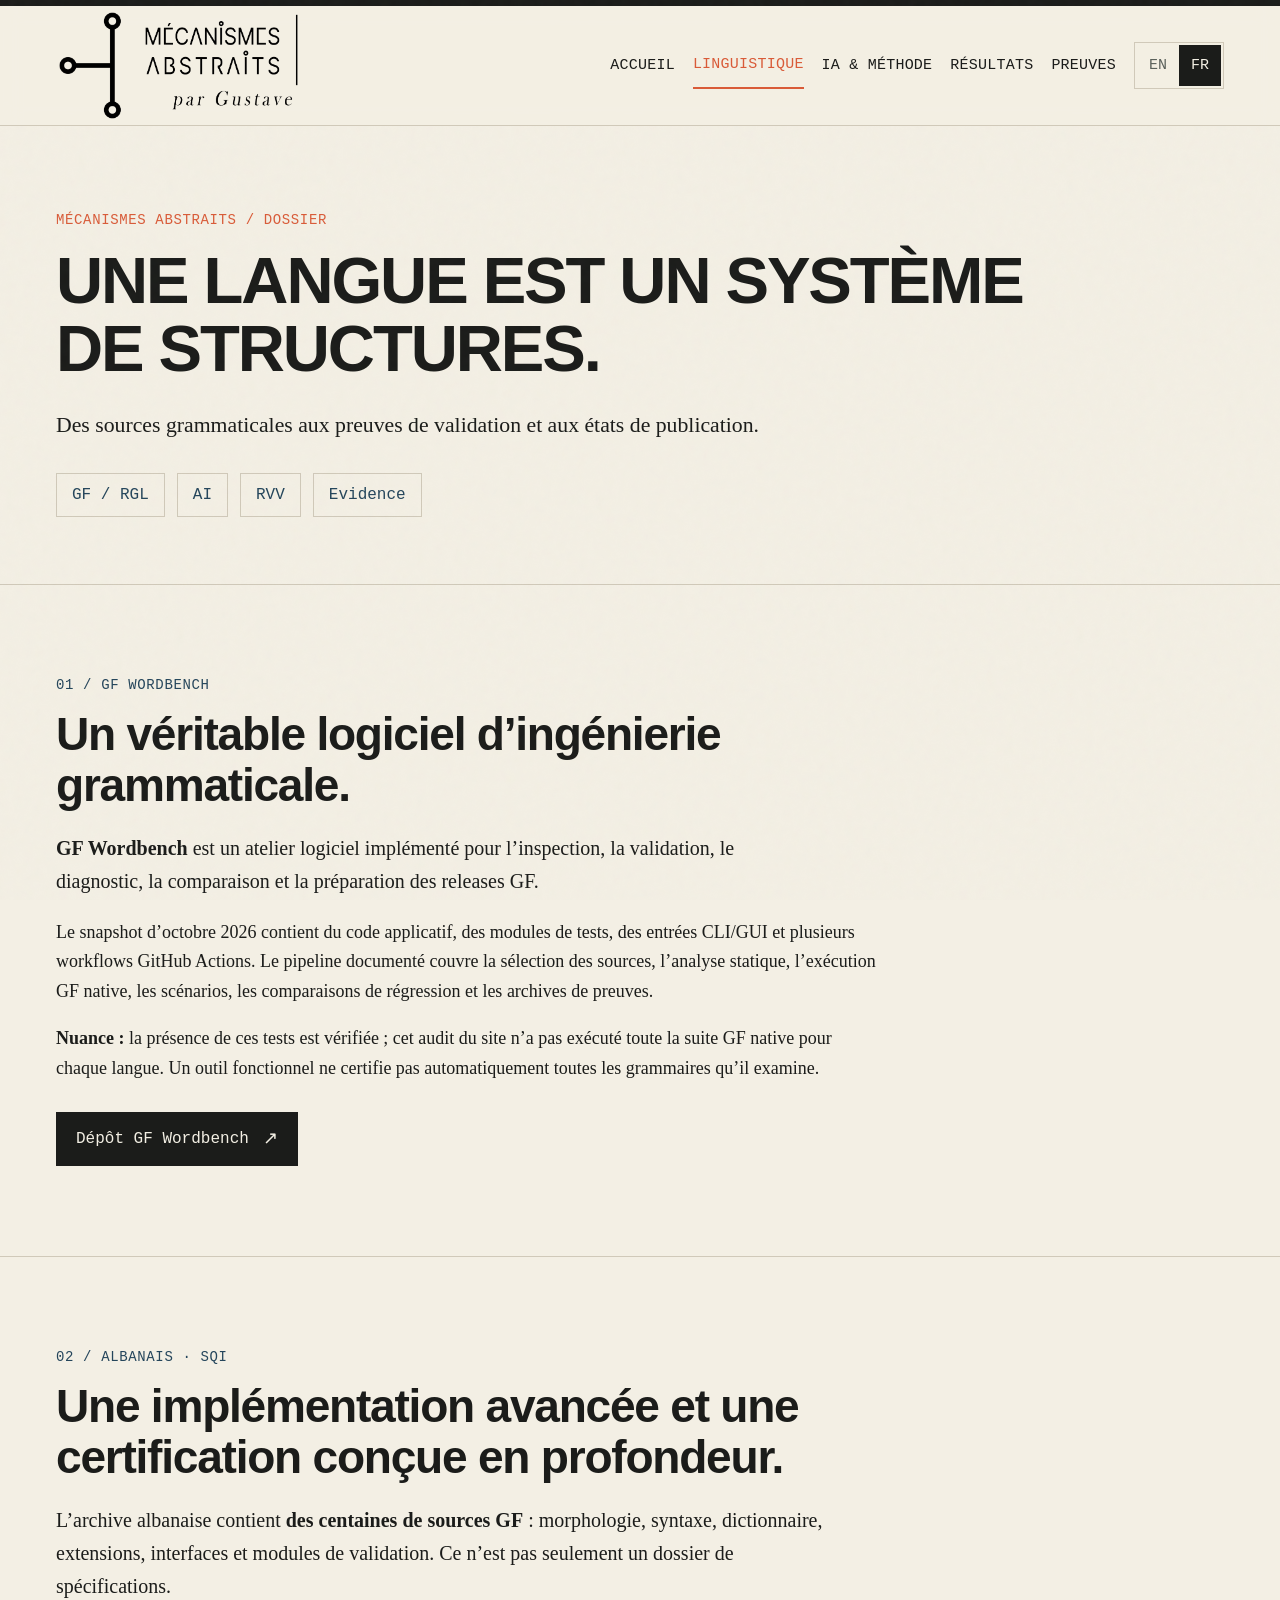
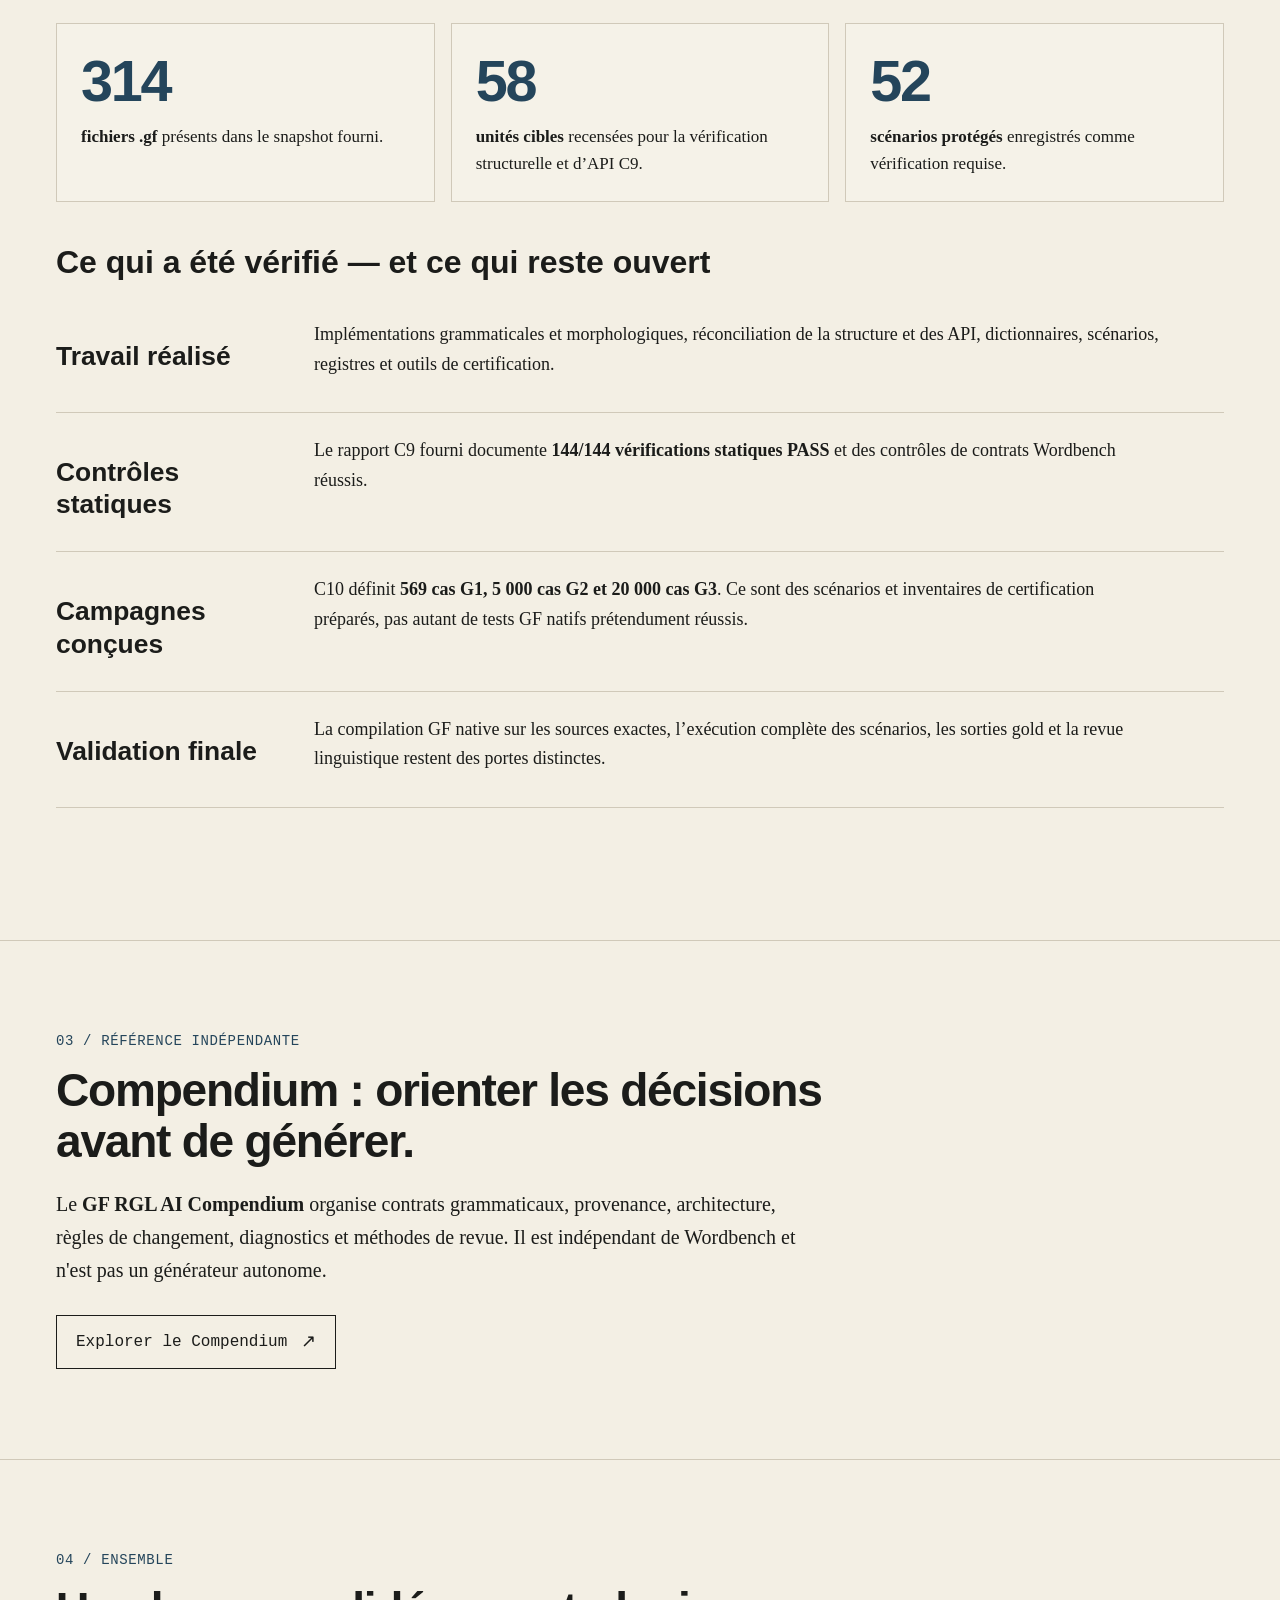
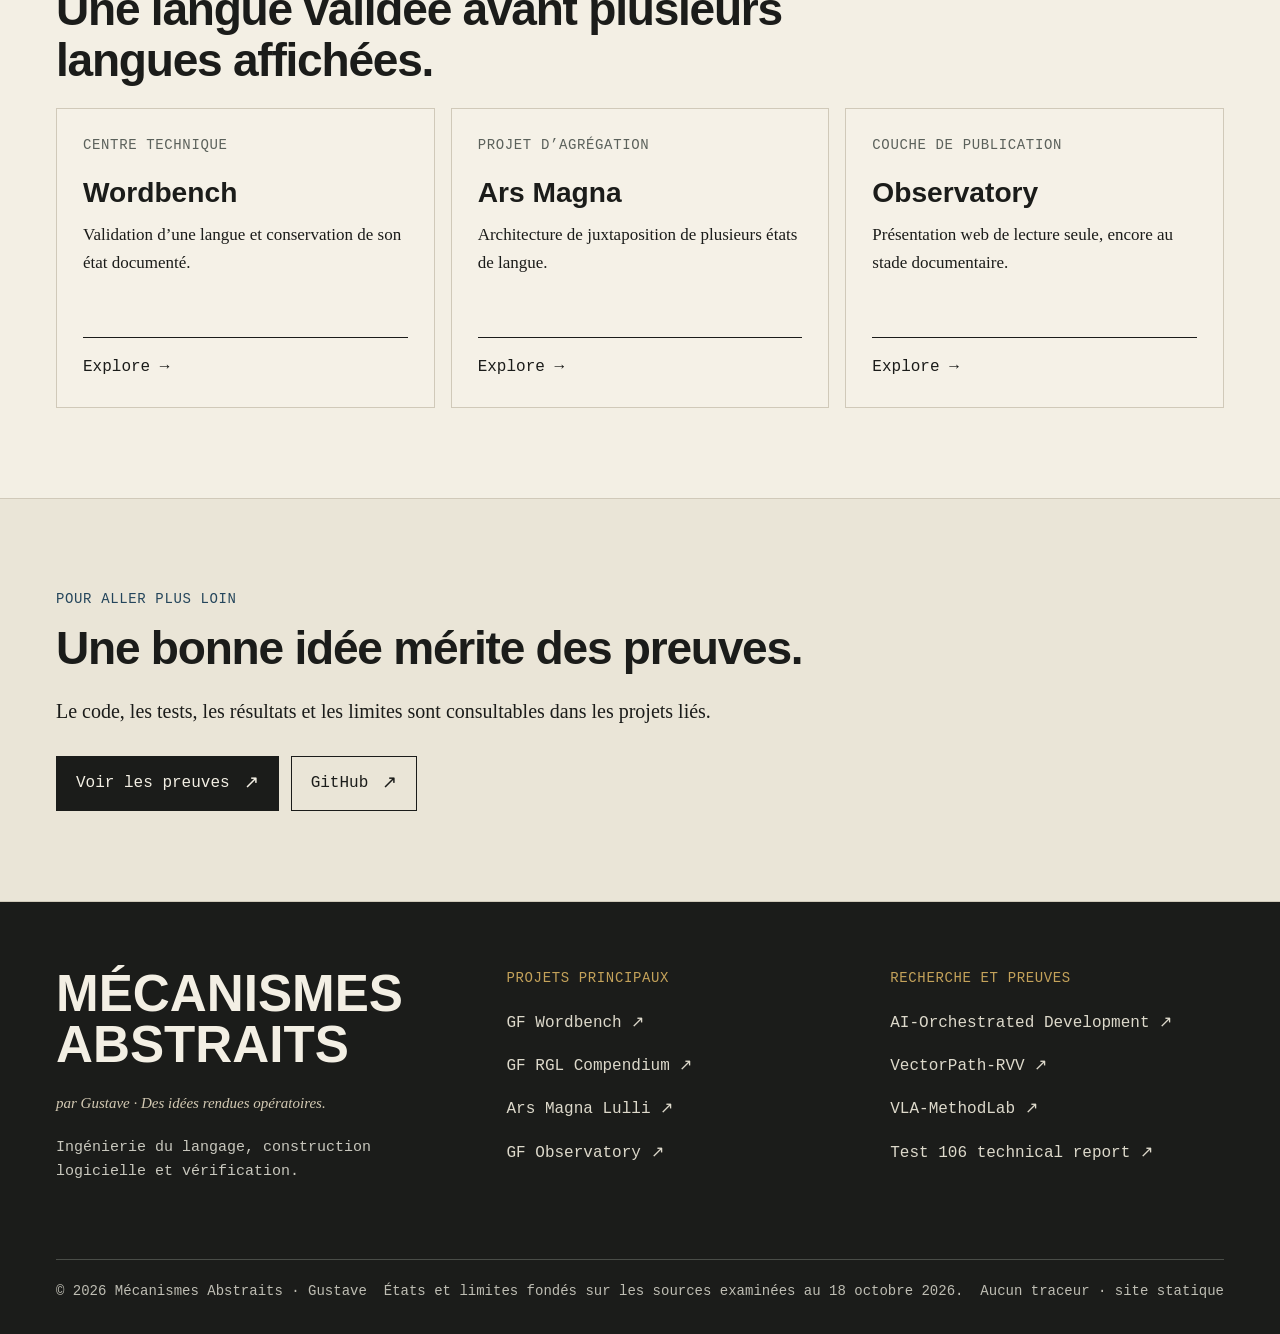
<file: docs/fr/linguistics.html>
<!doctype html><html lang="fr"><head><meta charset="utf-8"><meta name="viewport" content="width=device-width,initial-scale=1"><meta name="description" content="GF Wordbench, grammaire albanaise, Compendium et architecture multilingue sous Grammatical Framework."><meta name="theme-color" content="#f3efe4"><meta property="og:type" content="website"><meta property="og:title" content="Ingénierie linguistique | Mécanismes Abstraits"><meta property="og:description" content="GF Wordbench, grammaire albanaise, Compendium et architecture multilingue sous Grammatical Framework."><meta name="color-scheme" content="light"><title>Ingénierie linguistique | Mécanismes Abstraits</title><link rel="icon" href="../assets/icon.svg" type="image/svg+xml"><link rel="stylesheet" href="../assets/site.css"><link rel="alternate" hreflang="en" href="https://ma-gustave.github.io/MA-Gustave/linguistics.html"><link rel="alternate" hreflang="fr" href="https://ma-gustave.github.io/MA-Gustave/fr/linguistics.html"></head><body class="shell"><a class="skip" href="#main">Aller au contenu</a><header class="header"><div class="container header-inner"><a href="index.html" class="brand" aria-label="Mécanismes Abstraits — Accueil"><img class="brand-icon" src="../assets/mechanism-mark.svg" alt=""><span><span class="brand-title">MÉCANISMES ABSTRAITS</span><br><span class="brand-small">par Gustave</span></span></a><button class="menu-btn" data-menu data-open="Ouvrir le menu" data-close="Fermer" aria-controls="primary-nav" aria-expanded="false">Ouvrir le menu</button><nav class="main-nav" data-mainnav id="primary-nav" aria-label="Navigation principale"><a class="nav-link" href="index.html">Accueil</a><a class="nav-link" href="linguistics.html" aria-current="page">Linguistique</a><a class="nav-link" href="ai-development.html">IA & méthode</a><a class="nav-link" href="rvv-results.html">Résultats</a><a class="nav-link" href="evidence.html">Preuves</a><span class="lang-switch" aria-label="Language"><a class="lang-link" href="../linguistics.html" aria-label="English">EN</a><a class="lang-link" href="linguistics.html" aria-label="Français" aria-current="true">FR</a></span></nav></div></header><main id="main"><section class="page-hero"><div class="container"><div class="kicker">MÉCANISMES ABSTRAITS / DOSSIER</div><h1>Une langue est un système de structures.</h1><p class="lead">Des sources grammaticales aux preuves de validation et aux états de publication.</p><div class="page-jump"><a href="linguistics.html">GF / RGL</a><a href="ai-development.html">AI</a><a href="rvv-results.html">RVV</a><a href="evidence.html">Evidence</a></div></div></section><section class="section " id=""><div class="container"><div class="kicker">01 / GF Wordbench</div><h2 class="section-title">Un véritable logiciel d’ingénierie grammaticale.</h2><div id="wordbench" class="section-narrow"><p class="section-lead"><strong>GF Wordbench</strong> est un atelier logiciel implémenté pour l’inspection, la validation, le diagnostic, la comparaison et la préparation des releases GF.</p><p>Le snapshot d’octobre 2026 contient du code applicatif, des modules de tests, des entrées CLI/GUI et plusieurs workflows GitHub Actions. Le pipeline documenté couvre la sélection des sources, l’analyse statique, l’exécution GF native, les scénarios, les comparaisons de régression et les archives de preuves.</p><p><strong>Nuance :</strong> la présence de ces tests est vérifiée ; cet audit du site n’a pas exécuté toute la suite GF native pour chaque langue. Un outil fonctionnel ne certifie pas automatiquement toutes les grammaires qu’il examine.</p><div class="actions"><a class="button" href="https://github.com/MA-Gustave/GF_Wordbench">Dépôt GF Wordbench <span class="arrow">↗</span></a></div></div></div></section><section class="section " id=""><div class="container"><div class="kicker">02 / Albanais · sqi</div><h2 class="section-title">Une implémentation avancée et une certification conçue en profondeur.</h2><div id="albanian" class="section-narrow"><p class="section-lead">L’archive albanaise contient <strong>des centaines de sources GF</strong> : morphologie, syntaxe, dictionnaire, extensions, interfaces et modules de validation. Ce n’est pas seulement un dossier de spécifications.</p></div><div class="grid-three"><div class="fact"><div class="number">314</div><p><strong>fichiers .gf</strong> présents dans le snapshot fourni.</p></div><div class="fact"><div class="number">58</div><p><strong>unités cibles</strong> recensées pour la vérification structurelle et d’API C9.</p></div><div class="fact"><div class="number">52</div><p><strong>scénarios protégés</strong> enregistrés comme vérification requise.</p></div></div><div class="subsection"><h2>Ce qui a été vérifié — et ce qui reste ouvert</h2><div class="row-detail"><h3>Travail réalisé</h3><p>Implémentations grammaticales et morphologiques, réconciliation de la structure et des API, dictionnaires, scénarios, registres et outils de certification.</p></div><div class="row-detail"><h3>Contrôles statiques</h3><p>Le rapport C9 fourni documente <strong>144/144 vérifications statiques PASS</strong> et des contrôles de contrats Wordbench réussis.</p></div><div class="row-detail"><h3>Campagnes conçues</h3><p>C10 définit <strong>569 cas G1, 5 000 cas G2 et 20 000 cas G3</strong>. Ce sont des scénarios et inventaires de certification préparés, pas autant de tests GF natifs prétendument réussis.</p></div><div class="row-detail"><h3>Validation finale</h3><p>La compilation GF native sur les sources exactes, l’exécution complète des scénarios, les sorties gold et la revue linguistique restent des portes distinctes.</p></div></div></div></section><section class="section " id=""><div class="container"><div class="kicker">03 / Référence indépendante</div><h2 class="section-title">Compendium : orienter les décisions avant de générer.</h2><div id="compendium" class="section-narrow"><p class="section-lead">Le <strong>GF RGL AI Compendium</strong> organise contrats grammaticaux, provenance, architecture, règles de changement, diagnostics et méthodes de revue. Il est indépendant de Wordbench et n'est pas un générateur autonome.</p><div class="actions"><a class="button button-secondary" href="https://github.com/MA-Gustave/GF_RGL_AI_Compendium">Explorer le Compendium <span class="arrow">↗</span></a></div></div></div></section><section class="section " id=""><div class="container"><div class="kicker">04 / Ensemble</div><h2 class="section-title">Une langue validée avant plusieurs langues affichées.</h2><div class="grid-three"><article class="story-card "><span class="mini-meta">CENTRE TECHNIQUE</span><h3>Wordbench</h3><p>Validation d’une langue et conservation de son état documenté.</p><a href="https://github.com/MA-Gustave/GF_Wordbench">Explore →</a></article><article class="story-card "><span class="mini-meta">PROJET D’AGRÉGATION</span><h3>Ars Magna</h3><p>Architecture de juxtaposition de plusieurs états de langue.</p><a href="https://github.com/MA-Gustave/Ars-Magna-Lulli">Explore →</a></article><article class="story-card "><span class="mini-meta">COUCHE DE PUBLICATION</span><h3>Observatory</h3><p>Présentation web de lecture seule, encore au stade documentaire.</p><a href="https://github.com/MA-Gustave/GF_Observatory">Explore →</a></article></div></div></section><section class="section last-cta"><div class="container"><div class="kicker">POUR ALLER PLUS LOIN</div><h2 class="section-title">Une bonne idée mérite des preuves.</h2><p class="section-lead">Le code, les tests, les résultats et les limites sont consultables dans les projets liés.</p><div class="actions"><a class="button" href="evidence.html">Voir les preuves <span class="arrow">↗</span></a><a class="button button-secondary" href="https://github.com/MA-Gustave">GitHub <span class="arrow">↗</span></a></div></div></section></main><footer class="footer"><div class="container"><div class="footer-grid"><div><h2>MÉCANISMES<br>ABSTRAITS</h2><p><em>par Gustave · Des idées rendues opératoires.</em></p><p class="small-note" style="color:#c8c7bd">Ingénierie du langage, construction logicielle et vérification.</p></div><div><div class="kicker" style="color:#c4a25a;margin-bottom:19px">Projets principaux</div><div class="footer-list"><a href="https://github.com/MA-Gustave/GF_Wordbench" target="_blank" rel="noopener noreferrer" class="">GF Wordbench ↗</a><a href="https://github.com/MA-Gustave/GF_RGL_AI_Compendium" target="_blank" rel="noopener noreferrer" class="">GF RGL Compendium ↗</a><a href="https://github.com/MA-Gustave/Ars-Magna-Lulli" target="_blank" rel="noopener noreferrer" class="">Ars Magna Lulli ↗</a><a href="https://github.com/MA-Gustave/GF_Observatory" target="_blank" rel="noopener noreferrer" class="">GF Observatory ↗</a></div></div><div><div class="kicker" style="color:#c4a25a;margin-bottom:19px">Recherche et preuves</div><div class="footer-list"><a href="https://github.com/MA-Gustave/AI-Orchestrated-Experimental-Development" target="_blank" rel="noopener noreferrer" class="">AI-Orchestrated Development ↗</a><a href="https://github.com/MA-Gustave/VectorPath-RVV" target="_blank" rel="noopener noreferrer" class="">VectorPath-RVV ↗</a><a href="https://github.com/MA-Gustave/VLA-MethodLab" target="_blank" rel="noopener noreferrer" class="">VLA-MethodLab ↗</a><a href="https://github.com/MA-Gustave/VectorPath-RVV/blob/main/docs/release/TEST106_PUBLICATION_REPORT_EN.md" target="_blank" rel="noopener noreferrer" class="">Test 106 technical report ↗</a></div></div></div><div class="footer-meta"><span>© <span data-year>2026</span> Mécanismes Abstraits · Gustave</span><span>États et limites fondés sur les sources examinées au 18 octobre 2026.</span><span>Aucun traceur · site statique</span></div></div></footer><script src="../assets/site.js" defer></script></body></html>
</file>
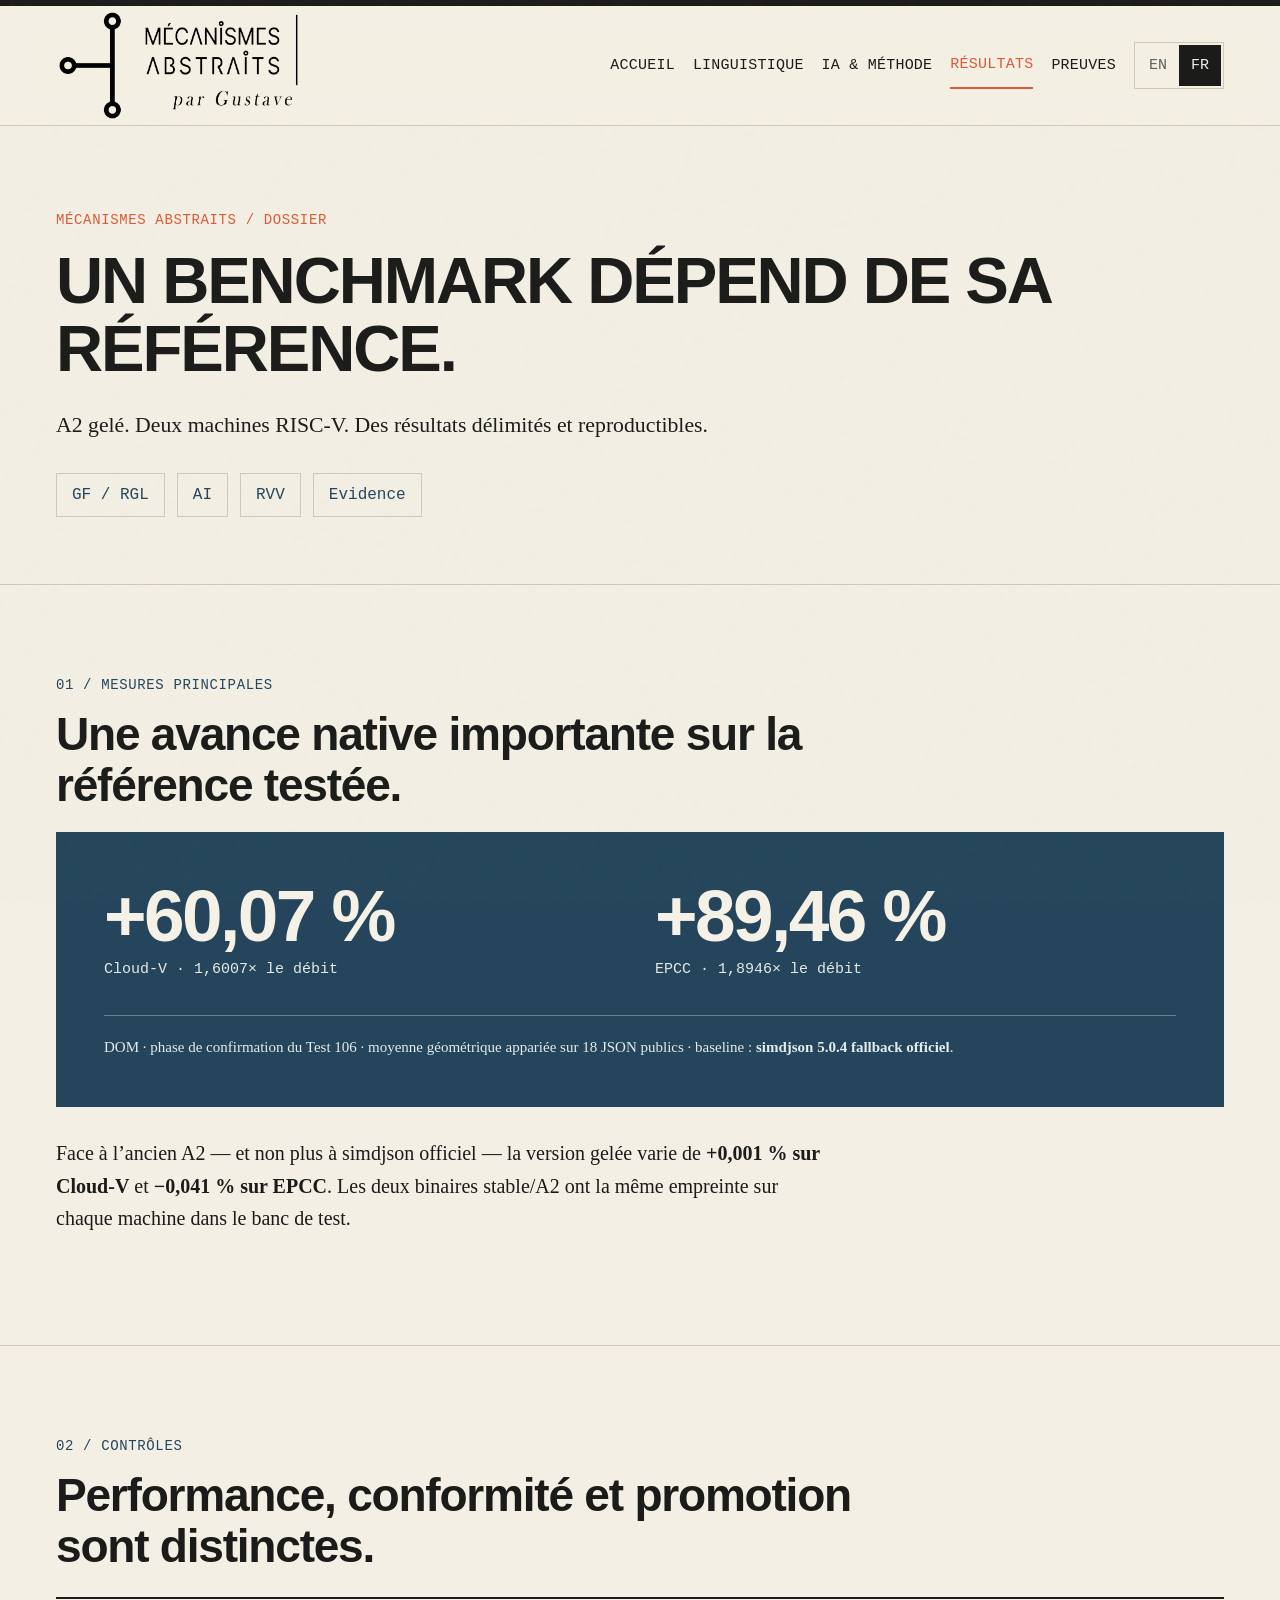
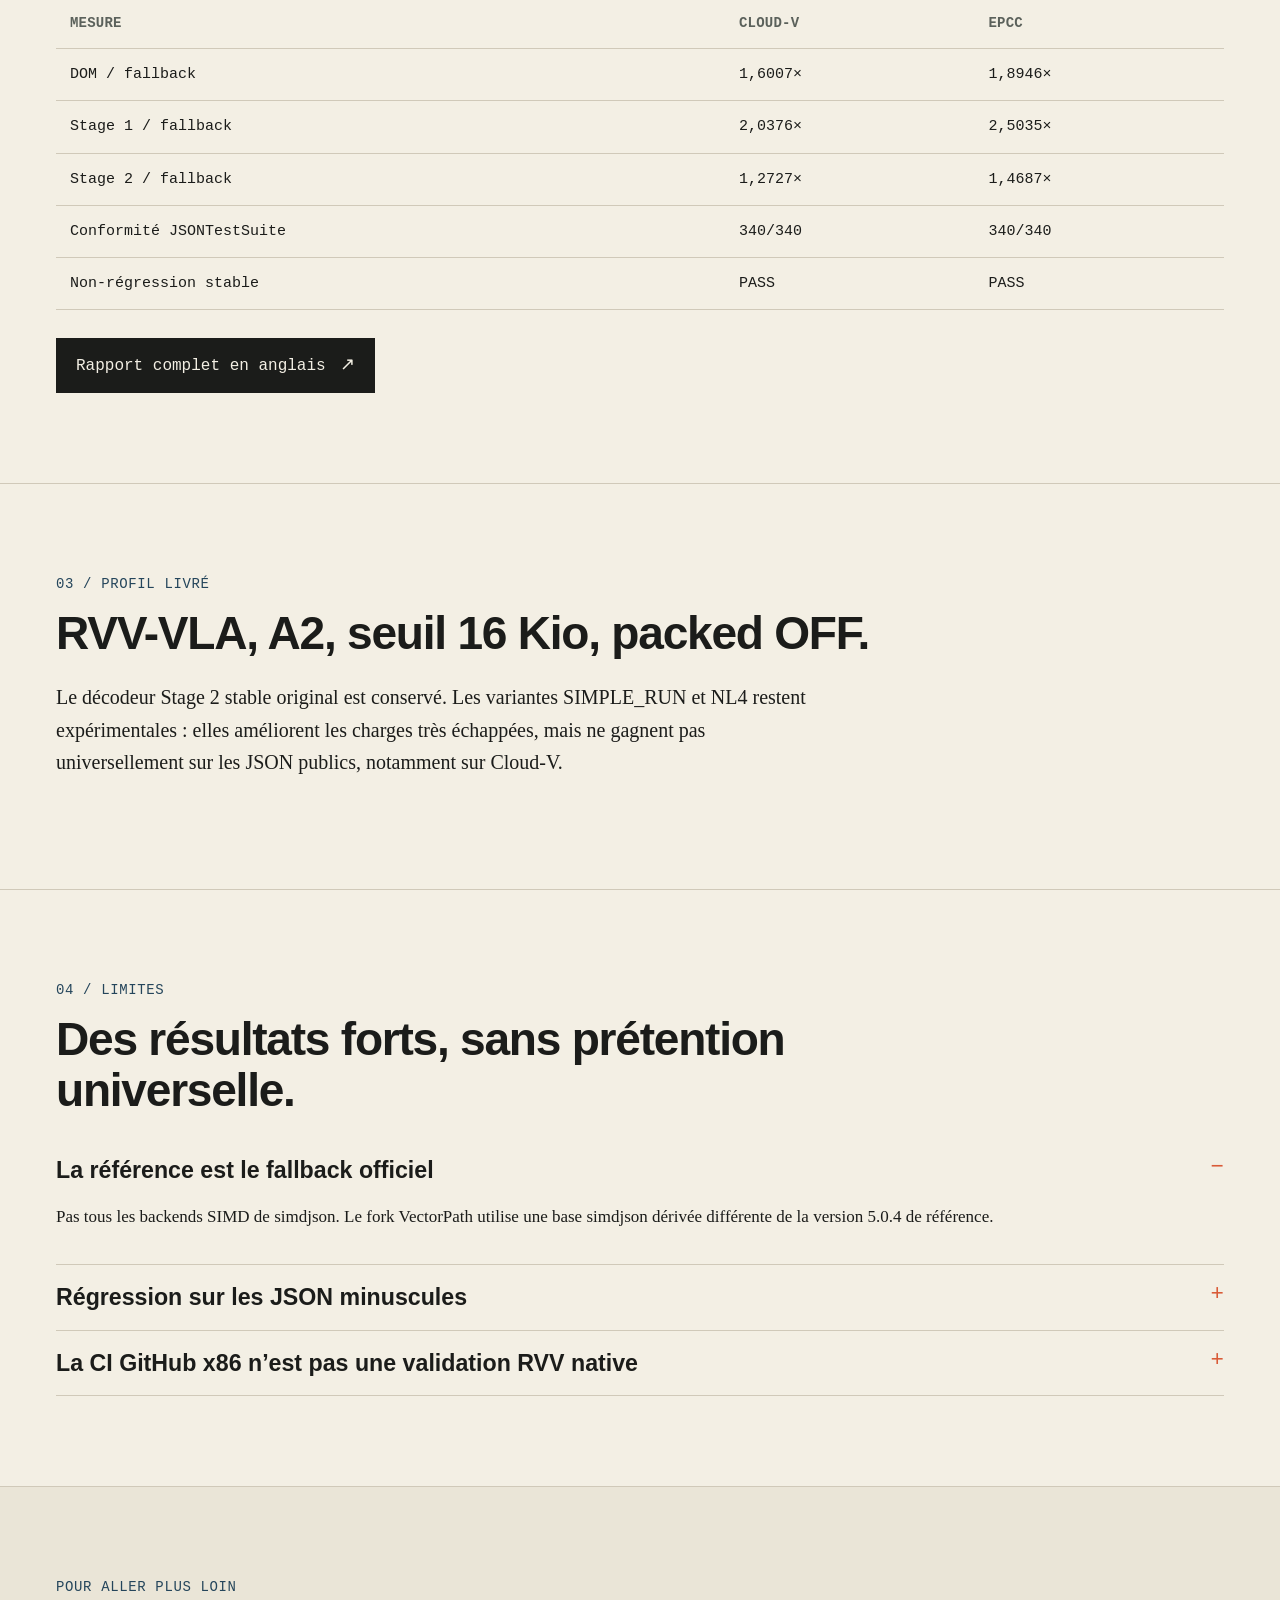
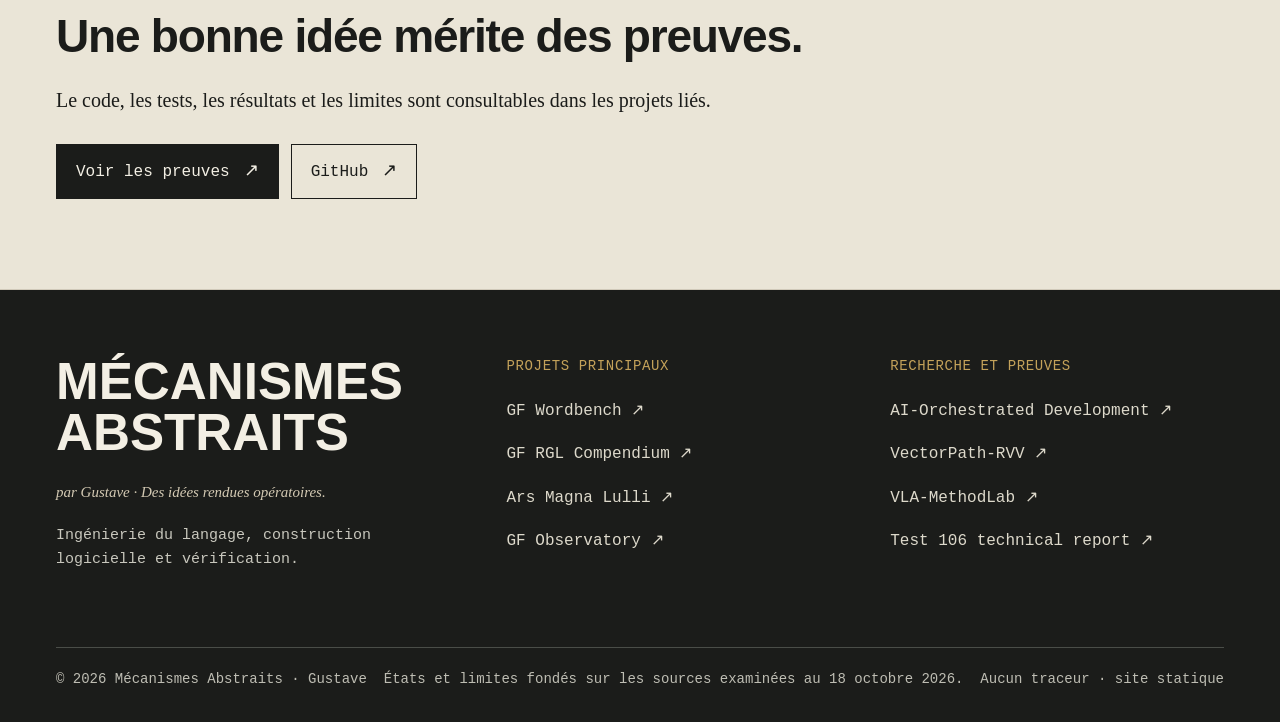
<file: docs/fr/rvv-results.html>
<!doctype html><html lang="fr"><head><meta charset="utf-8"><meta name="viewport" content="width=device-width,initial-scale=1"><meta name="description" content="Résultats mesurés Cloud-V et EPCC, baseline fallback officiel 5.0.4, conformité et limites."><meta name="theme-color" content="#f3efe4"><meta property="og:type" content="website"><meta property="og:title" content="VectorPath-RVV — Résultats natifs Test 106 | Mécanismes Abstraits"><meta property="og:description" content="Résultats mesurés Cloud-V et EPCC, baseline fallback officiel 5.0.4, conformité et limites."><meta name="color-scheme" content="light"><title>VectorPath-RVV — Résultats natifs Test 106 | Mécanismes Abstraits</title><link rel="icon" href="../assets/icon.svg" type="image/svg+xml"><link rel="stylesheet" href="../assets/site.css"><link rel="alternate" hreflang="en" href="https://ma-gustave.github.io/MA-Gustave/rvv-results.html"><link rel="alternate" hreflang="fr" href="https://ma-gustave.github.io/MA-Gustave/fr/rvv-results.html"></head><body class="shell"><a class="skip" href="#main">Aller au contenu</a><header class="header"><div class="container header-inner"><a href="index.html" class="brand" aria-label="Mécanismes Abstraits — Accueil"><img class="brand-icon" src="../assets/mechanism-mark.svg" alt=""><span><span class="brand-title">MÉCANISMES ABSTRAITS</span><br><span class="brand-small">par Gustave</span></span></a><button class="menu-btn" data-menu data-open="Ouvrir le menu" data-close="Fermer" aria-controls="primary-nav" aria-expanded="false">Ouvrir le menu</button><nav class="main-nav" data-mainnav id="primary-nav" aria-label="Navigation principale"><a class="nav-link" href="index.html">Accueil</a><a class="nav-link" href="linguistics.html">Linguistique</a><a class="nav-link" href="ai-development.html">IA & méthode</a><a class="nav-link" href="rvv-results.html" aria-current="page">Résultats</a><a class="nav-link" href="evidence.html">Preuves</a><span class="lang-switch" aria-label="Language"><a class="lang-link" href="../rvv-results.html" aria-label="English">EN</a><a class="lang-link" href="rvv-results.html" aria-label="Français" aria-current="true">FR</a></span></nav></div></header><main id="main"><section class="page-hero"><div class="container"><div class="kicker">MÉCANISMES ABSTRAITS / DOSSIER</div><h1>Un benchmark dépend de sa référence.</h1><p class="lead">A2 gelé. Deux machines RISC-V. Des résultats délimités et reproductibles.</p><div class="page-jump"><a href="linguistics.html">GF / RGL</a><a href="ai-development.html">AI</a><a href="rvv-results.html">RVV</a><a href="evidence.html">Evidence</a></div></div></section><section class="section " id=""><div class="container"><div class="kicker">01 / Mesures principales</div><h2 class="section-title">Une avance native importante sur la référence testée.</h2><div class="stat-panel"><div class="stat-grid"><div class="stat"><strong>+60,07 %</strong><span>Cloud-V · 1,6007× le débit</span></div><div class="stat"><strong>+89,46 %</strong><span>EPCC · 1,8946× le débit</span></div></div><div class="stat-foot">DOM · phase de confirmation du Test 106 · moyenne géométrique appariée sur 18 JSON publics · baseline : <strong>simdjson 5.0.4 fallback officiel</strong>.</div></div><p class="section-lead" style="margin-top:30px">Face à l’ancien A2 — et non plus à simdjson officiel — la version gelée varie de <strong>+0,001 % sur Cloud-V</strong> et <strong>−0,041 % sur EPCC</strong>. Les deux binaires stable/A2 ont la même empreinte sur chaque machine dans le banc de test.</p></div></section><section class="section " id=""><div class="container"><div class="kicker">02 / Contrôles</div><h2 class="section-title">Performance, conformité et promotion sont distinctes.</h2><div class="table-wrap"><table><thead><tr><th>Mesure</th><th>Cloud-V</th><th>EPCC</th></tr></thead><tbody><tr><td>DOM / fallback</td><td>1,6007×</td><td>1,8946×</td></tr><tr><td>Stage 1 / fallback</td><td>2,0376×</td><td>2,5035×</td></tr><tr><td>Stage 2 / fallback</td><td>1,2727×</td><td>1,4687×</td></tr><tr><td>Conformité JSONTestSuite</td><td>340/340</td><td>340/340</td></tr><tr><td>Non-régression stable</td><td>PASS</td><td>PASS</td></tr></tbody></table></div><div class="actions"><a class="button" href="https://github.com/MA-Gustave/VectorPath-RVV/blob/main/docs/release/TEST106_PUBLICATION_REPORT_EN.md">Rapport complet en anglais <span class="arrow">↗</span></a></div></div></section><section class="section " id=""><div class="container"><div class="kicker">03 / Profil livré</div><h2 class="section-title">RVV-VLA, A2, seuil 16 Kio, packed OFF.</h2><p class="section-lead">Le décodeur Stage 2 stable original est conservé. Les variantes SIMPLE_RUN et NL4 restent expérimentales : elles améliorent les charges très échappées, mais ne gagnent pas universellement sur les JSON publics, notamment sur Cloud-V.</p></div></section><section class="section " id=""><div class="container"><div class="kicker">04 / Limites</div><h2 class="section-title">Des résultats forts, sans prétention universelle.</h2><details open><summary>La référence est le fallback officiel</summary><p>Pas tous les backends SIMD de simdjson. Le fork VectorPath utilise une base simdjson dérivée différente de la version 5.0.4 de référence.</p></details><details><summary>Régression sur les JSON minuscules</summary><p>Sur 95 JSON valides de 2 à 110 octets, VectorPath stable atteint 0,6665× du fallback sur Cloud-V et 0,8497× sur EPCC.</p></details><details><summary>La CI GitHub x86 n’est pas une validation RVV native</summary><p>Le workflow #78 d’un dépôt apparenté a réussi ; il ne certifie pas l’absence de défaut mémoire de la version RVV sur matériel RISC-V.</p></details></div></section><section class="section last-cta"><div class="container"><div class="kicker">POUR ALLER PLUS LOIN</div><h2 class="section-title">Une bonne idée mérite des preuves.</h2><p class="section-lead">Le code, les tests, les résultats et les limites sont consultables dans les projets liés.</p><div class="actions"><a class="button" href="evidence.html">Voir les preuves <span class="arrow">↗</span></a><a class="button button-secondary" href="https://github.com/MA-Gustave">GitHub <span class="arrow">↗</span></a></div></div></section></main><footer class="footer"><div class="container"><div class="footer-grid"><div><h2>MÉCANISMES<br>ABSTRAITS</h2><p><em>par Gustave · Des idées rendues opératoires.</em></p><p class="small-note" style="color:#c8c7bd">Ingénierie du langage, construction logicielle et vérification.</p></div><div><div class="kicker" style="color:#c4a25a;margin-bottom:19px">Projets principaux</div><div class="footer-list"><a href="https://github.com/MA-Gustave/GF_Wordbench" target="_blank" rel="noopener noreferrer" class="">GF Wordbench ↗</a><a href="https://github.com/MA-Gustave/GF_RGL_AI_Compendium" target="_blank" rel="noopener noreferrer" class="">GF RGL Compendium ↗</a><a href="https://github.com/MA-Gustave/Ars-Magna-Lulli" target="_blank" rel="noopener noreferrer" class="">Ars Magna Lulli ↗</a><a href="https://github.com/MA-Gustave/GF_Observatory" target="_blank" rel="noopener noreferrer" class="">GF Observatory ↗</a></div></div><div><div class="kicker" style="color:#c4a25a;margin-bottom:19px">Recherche et preuves</div><div class="footer-list"><a href="https://github.com/MA-Gustave/AI-Orchestrated-Experimental-Development" target="_blank" rel="noopener noreferrer" class="">AI-Orchestrated Development ↗</a><a href="https://github.com/MA-Gustave/VectorPath-RVV" target="_blank" rel="noopener noreferrer" class="">VectorPath-RVV ↗</a><a href="https://github.com/MA-Gustave/VLA-MethodLab" target="_blank" rel="noopener noreferrer" class="">VLA-MethodLab ↗</a><a href="https://github.com/MA-Gustave/VectorPath-RVV/blob/main/docs/release/TEST106_PUBLICATION_REPORT_EN.md" target="_blank" rel="noopener noreferrer" class="">Test 106 technical report ↗</a></div></div></div><div class="footer-meta"><span>© <span data-year>2026</span> Mécanismes Abstraits · Gustave</span><span>États et limites fondés sur les sources examinées au 18 octobre 2026.</span><span>Aucun traceur · site statique</span></div></div></footer><script src="../assets/site.js" defer></script></body></html>
</file>
<file: docs/assets/site.css>
:root{--paper:#f3efe4;--paper2:#eae5d7;--ink:#1b1c1a;--muted:#5b615b;--line:#d0c9b9;--blue:#24455b;--red:#d95b38;--sage:#91a18c;--ochre:#c4a25a;--max:1168px;--serif:'Source Serif 4',Georgia,serif;--sans:'Archivo Narrow','Arial Narrow',Arial,sans-serif;--mono:'DM Mono',ui-monospace,Consolas,monospace}
*{box-sizing:border-box}html{scroll-behavior:smooth}body{margin:0;background:var(--paper);color:var(--ink);font:17px/1.6 var(--serif);-webkit-font-smoothing:antialiased}body:before{content:'';pointer-events:none;position:fixed;inset:0;z-index:10;opacity:.11;background-image:url("data:image/svg+xml,%3Csvg viewBox='0 0 140 140' xmlns='http://www.w3.org/2000/svg'%3E%3Cfilter id='n'%3E%3CfeTurbulence type='fractalNoise' baseFrequency='.72' numOctaves='3' stitchTiles='stitch'/%3E%3C/filter%3E%3Crect width='100%25' height='100%25' filter='url(%23n)' opacity='.22'/%3E%3C/svg%3E")}
a{color:var(--blue);text-underline-offset:3px}a:hover{color:var(--red)}a:focus-visible,button:focus-visible{outline:3px solid var(--red);outline-offset:4px}.skip{position:absolute;top:-100px;left:20px;background:var(--blue);color:white;padding:10px 14px;z-index:100}.skip:focus{top:15px;color:#fff}.container{width:min(var(--max),calc(100% - 80px));margin-inline:auto}.eyebrow,.mono,.kicker,.mini-meta,.button,.nav-link,.lang-link,.pill,.figure-num,.number,.caption,.footer-meta{font-family:var(--mono)}.kicker{font-size:.7rem;letter-spacing:.14em;text-transform:uppercase;color:var(--blue);font-weight:500}.shell{border-top:6px solid var(--ink)}.header{border-bottom:1px solid var(--line);background:rgba(243,239,228,.97);position:sticky;top:0;z-index:20;backdrop-filter:blur(10px)}.header-inner{display:flex;align-items:center;justify-content:space-between;gap:24px;min-height:82px}.brand{display:flex;align-items:center;gap:10px;color:var(--ink);text-decoration:none;white-space:nowrap}.brand-icon{width:27px;height:38px;object-fit:cover;opacity:.9}.brand-title{font:700 1.27rem/1 var(--sans);letter-spacing:-.02em}.brand-small{font:italic .87rem var(--serif);color:var(--muted)}.main-nav{display:flex;align-items:center;gap:22px}.nav-link{font-size:.69rem;letter-spacing:.04em;text-transform:uppercase;text-decoration:none;color:var(--ink);padding:7px 0;white-space:nowrap}.nav-link[aria-current=page]{border-bottom:2px solid var(--red);color:var(--red)}.lang-switch{display:flex;border:1px solid var(--line);padding:2px}.lang-link{text-decoration:none;font-size:.66rem;padding:5px 7px;color:var(--muted)}.lang-link[aria-current=true]{background:var(--ink);color:var(--paper)}.menu-btn{display:none;font:600 .76rem var(--mono);background:none;border:1px solid var(--line);padding:8px 10px;cursor:pointer}.hero{padding:95px 0 75px;border-bottom:1px solid var(--line);overflow:hidden}.hero-grid{display:grid;grid-template-columns:1.08fr .92fr;gap:5vw;align-items:center}.hero h1{font:700 clamp(3.3rem,7vw,6.65rem)/.91 var(--sans);letter-spacing:-.045em;text-transform:uppercase;margin:22px 0 25px;max-width:900px}.hero h1 em{font:italic 400 .8em var(--serif);text-transform:none;letter-spacing:-.05em;color:var(--red)}.lead{font:400 clamp(1.14rem,1.8vw,1.52rem)/1.55 var(--serif);max-width:680px}.hero-side{position:relative}.hero-art{display:block;width:100%;height:auto;max-height:none;object-fit:contain;object-position:center center;filter:saturate(.78) contrast(1.04);border:1px solid var(--line)}.picture-caption{font:.68rem/1.5 var(--mono);padding-top:10px;color:var(--muted);display:flex;gap:14px}.picture-caption span{color:var(--red)}.actions{display:flex;gap:12px;flex-wrap:wrap;margin-top:28px}.button{display:inline-flex;gap:18px;align-items:center;justify-content:space-between;text-decoration:none;padding:13px 17px;border:1px solid var(--ink);font-size:.72rem;font-weight:500;letter-spacing:.025em;background:var(--ink);color:var(--paper);transition:background .15s,color .15s}.button:hover{background:var(--red);color:#fff;border-color:var(--red)}.button-secondary{background:transparent;color:var(--ink)}.button-secondary:hover{background:var(--ink);color:var(--paper);border-color:var(--ink)}.arrow{font-size:1.1rem}.indexband{display:grid;grid-template-columns:repeat(4,1fr);border-bottom:1px solid var(--line)}.indexband a{border-right:1px solid var(--line);padding:24px 18px;display:block;text-decoration:none;color:var(--ink)}.indexband a:last-child{border-right:0}.indexband a:hover{background:var(--paper2)}.indexband strong{display:block;font:700 1.34rem/1.15 var(--sans);letter-spacing:-.01em}.indexband span{display:block;font:400 .73rem var(--mono);color:var(--muted);margin-top:7px}.section{padding:90px 0;border-bottom:1px solid var(--line)}.section-title{font:700 clamp(2.45rem,5vw,4.45rem)/1.02 var(--sans);letter-spacing:-.035em;max-width:860px;margin:13px 0 22px}.section-lead{font:1.18rem/1.62 var(--serif);max-width:770px}.grid-two{display:grid;grid-template-columns:1fr 1fr;gap:32px}.grid-three{display:grid;grid-template-columns:repeat(3,minmax(0,1fr));gap:16px}.story-card{border:1px solid var(--line);background:rgba(255,255,255,.12);padding:28px;min-height:275px;display:flex;flex-direction:column}.story-card.dark{background:var(--blue);color:var(--paper);border-color:var(--blue)}.story-card.dark .mini-meta,.story-card.dark .kicker{color:#d7e4e5}.story-card.ink{background:var(--ink);color:var(--paper);border-color:var(--ink)}.story-card.ink .mini-meta{color:#d4d0c4}.story-card h3{font:700 clamp(1.45rem,2.3vw,2rem)/1.14 var(--sans);margin:21px 0 12px}.story-card p{font-size:.97rem;line-height:1.58;margin:0 0 24px}.story-card a{margin-top:auto;font:.7rem var(--mono);text-decoration:none;letter-spacing:.04em;border-top:1px solid currentColor;padding-top:15px;color:inherit}.story-card a:hover{color:var(--red)}.mini-meta{font-size:.68rem;letter-spacing:.07em;text-transform:uppercase;color:var(--muted)}.inline-links{display:flex;gap:25px;flex-wrap:wrap;font:.74rem var(--mono)}.stat-panel{background:var(--blue);color:#f6f1e7;padding:48px}.stat-grid{display:grid;grid-template-columns:1fr 1fr;gap:30px}.stat strong{display:block;font:700 clamp(3rem,6.3vw,5.5rem)/1 var(--sans);letter-spacing:-.035em}.stat span{font:.76rem/1.6 var(--mono);color:#e4e9e5}.stat-foot{border-top:1px solid #648093;margin-top:32px;padding-top:19px;font-size:.88rem;color:#e3ecec}.band{background:#e4ddce;padding:28px 0;border-bottom:1px solid var(--line)}.band p{margin:0;font:italic 1.42rem/1.5 var(--serif);max-width:1000px}.band strong{color:var(--red)}.mechanism-grid{display:grid;grid-template-columns:repeat(4,1fr);border:1px solid var(--line);margin-top:42px}.mech-step{padding:26px;border-right:1px solid var(--line);position:relative}.mech-step:last-child{border-right:0}.mech-step:after{content:'→';position:absolute;top:20px;right:-9px;color:var(--red);font-size:1.15rem;background:var(--paper);z-index:1}.mech-step:last-child:after{display:none}.mech-step .number{color:var(--red);font-size:.75rem}.mech-step h3{font:700 1.5rem var(--sans);margin:16px 0 10px}.mech-step p{margin:0;font-size:.9rem}.quote{border-left:4px solid var(--red);padding:2px 0 2px 28px;margin:30px 0}.quote blockquote{font:italic clamp(1.4rem,2.5vw,2rem)/1.48 var(--serif);margin:0 0 12px}.quote figcaption{font:.72rem var(--mono);color:var(--muted)}.section-narrow{max-width:820px}.page-hero{padding:84px 0 67px;border-bottom:1px solid var(--line)}.page-hero h1{font:700 clamp(3.4rem,7vw,6.75rem)/.95 var(--sans);letter-spacing:-.04em;text-transform:uppercase;max-width:1000px;margin:16px 0 25px}.page-hero .lead{max-width:850px}.page-hero .kicker{color:var(--red)}.row-detail{display:grid;grid-template-columns:230px 1fr;gap:28px;padding:23px 0;border-bottom:1px solid var(--line)}.row-detail h3{font:700 1.5rem var(--sans);margin:0}.row-detail p{margin:0 0 10px}.row-detail small{font:.7rem var(--mono);color:var(--muted)}.fact{padding:24px;border:1px solid var(--line);background:rgba(255,255,255,.15)}.fact .number{font:700 clamp(2.6rem,4.9vw,4rem) var(--sans);letter-spacing:-.04em;color:var(--blue)}.fact p{font-size:.9rem;margin:9px 0 0}.subsection{margin:42px 0}.subsection h2{font:700 2.2rem/1.2 var(--sans);margin:0 0 15px}.subsection h3{font:700 1.4rem var(--sans);margin:20px 0 8px}.subsection p{max-width:850px}.table-wrap{overflow-x:auto;border-top:2px solid var(--ink);margin-top:25px}table{width:100%;border-collapse:collapse;font: .88rem/1.5 var(--mono);min-width:570px}td,th{border-bottom:1px solid var(--line);padding:14px;text-align:left;vertical-align:top}th{font-size:.74rem;text-transform:uppercase;letter-spacing:.05em;color:var(--muted)}td strong{font-weight:500}.small-note{font:.76rem/1.75 var(--mono);color:var(--muted)}.diagram{border:1px solid var(--line);margin:25px 0;padding:24px;background:#ede8dc}.flowitem{padding:15px 18px;border:1px solid var(--line);background:var(--paper)}.flowitem small{font:.68rem var(--mono);color:var(--muted)}.flowitem strong{font:700 1.6rem var(--sans);display:block}.flowarrow{text-align:center;color:var(--red);font-size:1.4rem;margin:3px}.split-feature{display:grid;grid-template-columns:1.1fr .9fr;gap:45px;align-items:start}.chapter-num{font:.8rem var(--mono);color:var(--red);padding-bottom:15px}.page-jump{display:flex;gap:12px;flex-wrap:wrap;margin-top:30px}.page-jump a{text-decoration:none;font:.71rem var(--mono);border:1px solid var(--line);padding:9px 12px}.footer{background:var(--ink);color:var(--paper);padding:66px 0 32px}.footer-grid{display:grid;grid-template-columns:1.2fr 1fr 1fr;gap:50px}.footer h2{font:700 clamp(2.3rem,4vw,3.5rem)/1 var(--sans);margin:0}.footer em{font:italic 1.1rem var(--serif);color:#d3c9b3}.footer a{color:#ddd9cb;text-decoration:none}.footer a:hover{color:var(--ochre)}.footer-list{display:flex;flex-direction:column;gap:10px;font:.75rem var(--mono)}.footer-meta{border-top:1px solid #4a4d48;display:flex;justify-content:space-between;gap:10px;flex-wrap:wrap;color:#bebdb3;font-size:.67rem;margin-top:60px;padding-top:20px}.inline-strong{font-weight:700;color:var(--red)}details{border-bottom:1px solid var(--line);padding:16px 0}details summary{cursor:pointer;font:700 1.25rem var(--sans);list-style:none;display:flex;justify-content:space-between;gap:15px}details summary:after{content:'+';color:var(--red);font:1.4rem var(--mono)}details[open] summary:after{content:'−'}details p{font-size:.95rem}.tag{display:inline-block;font:.69rem var(--mono);border:1px solid var(--line);padding:5px 8px;margin:3px 3px 3px 0}.last-cta{background:var(--paper2)}
@media(max-width:960px){.container{width:min(var(--max),calc(100% - 44px))}.header-inner{min-height:70px}.main-nav{gap:11px}.nav-link{font-size:.64rem}.hero{padding:70px 0}.hero-grid{gap:28px}.hero h1{font-size:clamp(3rem,7vw,5.7rem)}.indexband{grid-template-columns:repeat(2,1fr)}.indexband a:nth-child(2){border-right:0}.indexband a:nth-child(-n+2){border-bottom:1px solid var(--line)}.grid-three{grid-template-columns:1fr 1fr}.mechanism-grid{grid-template-columns:1fr 1fr}.mech-step:nth-child(2){border-right:0}.mech-step:nth-child(-n+2){border-bottom:1px solid var(--line)}.mech-step:nth-child(2):after{display:none}.split-feature{gap:23px}}
@media(max-width:690px){body{font-size:16px}.container{width:calc(100% - 34px)}.header-inner{min-height:67px;flex-wrap:wrap}.brand-title{font-size:1.12rem}.menu-btn{display:block;margin-left:auto}.main-nav{display:none;width:100%;flex-wrap:wrap;gap:14px 19px;padding:0 0 18px}.main-nav.open{display:flex}.nav-link{font-size:.72rem}.hero{padding:50px 0}.hero-grid,.grid-two,.grid-three,.split-feature,.stat-grid,.footer-grid{grid-template-columns:1fr}.hero h1{font-size:clamp(3.5rem,13vw,5.2rem)}.hero-art{height:auto;max-height:none}.section{padding:62px 0}.section-title{font-size:3rem}.stat-panel{padding:30px}.stat-grid{gap:18px}.stat strong{font-size:3.7rem}.mechanism-grid{grid-template-columns:1fr}.mech-step{border-bottom:1px solid var(--line);border-right:0}.mech-step:after{display:none}.mech-step:last-child{border-bottom:0}.row-detail{grid-template-columns:1fr;gap:9px}.page-hero{padding:62px 0 45px}.page-hero h1{font-size:clamp(2.8rem,11vw,3.8rem);overflow-wrap:anywhere}.section-title{overflow-wrap:anywhere}.footer-grid{gap:30px}.actions{gap:8px}.button{width:100%}.indexband a{padding:18px 12px}.indexband strong{font-size:1.12rem}}
@media(prefers-reduced-motion:reduce){html{scroll-behavior:auto}*,*:before,*:after{transition:none!important;animation:none!important}}


/* Click-to-enlarge hero illustration. Preserves the earlier no-crop fix. */
.hero-art-trigger{position:relative;display:block;width:100%;padding:0;margin:0;border:0;background:transparent;text-align:inherit;cursor:zoom-in}
.hero-art-trigger .hero-art{display:block;width:100%;height:auto;max-height:none;object-fit:contain}
.hero-art-trigger::after{content:attr(data-hint);position:absolute;bottom:14px;right:14px;padding:8px 11px;color:#fff;background:rgba(22,28,30,.87);font:500 .69rem/1.2 var(--mono);letter-spacing:.02em;pointer-events:none;opacity:.88;transition:opacity .15s,background .15s}
.hero-art-trigger:hover::after,.hero-art-trigger:focus-visible::after{opacity:1;background:var(--red)}
.hero-art-trigger:focus-visible{outline:3px solid var(--red);outline-offset:4px}
.hero-lightbox{box-sizing:border-box;width:min(96vw,1300px);max-width:none;max-height:96dvh;margin:auto;padding:18px;border:1px solid rgba(255,255,255,.25);background:#171c1e;color:#f5efe6;box-shadow:0 18px 65px rgba(0,0,0,.45);overflow:auto}
.hero-lightbox::backdrop{background:rgba(12,16,18,.87)}
.hero-lightbox-frame{display:flex;flex-direction:column;align-items:center;gap:12px;width:100%}
.hero-lightbox-close{align-self:flex-end;display:flex;align-items:center;justify-content:center;flex:none;border:1px solid rgba(255,255,255,.5);border-radius:0;width:43px;height:43px;background:#242b2e;color:#fff;font:32px/1 var(--sans);cursor:pointer}
.hero-lightbox-close:hover,.hero-lightbox-close:focus-visible{background:var(--red);border-color:var(--red)}
.hero-lightbox-image{display:block;width:auto;height:auto;max-width:100%;max-height:calc(96dvh - 132px);object-fit:contain;border:1px solid rgba(255,255,255,.25)}
.hero-lightbox-original{color:#f1ede4;text-decoration:underline;text-underline-offset:3px;font:.73rem/1.4 var(--mono);padding:4px 6px;text-align:center}
.hero-lightbox-original:hover,.hero-lightbox-original:focus-visible{color:#ef7b61}
@media(max-width:690px){.hero-lightbox{width:100vw;max-height:100dvh;padding:12px}.hero-lightbox-image{max-height:calc(100dvh - 121px)}.hero-lightbox-close{width:42px;height:42px}.hero-art-trigger::after{right:9px;bottom:9px}}
@media(prefers-reduced-motion:reduce){.hero-art-trigger::after{transition:none}}
/* ===============================================================
   2026-10-18 · Accessibility-led typography pass
   Text is intentionally comparable to standard browser UI text.
   Retains the existing editorial palette, imagery and lightbox.
   =============================================================== */
:root {
  --type-body: 1.125rem;       /* 18 px at normal browser zoom */
  --type-ui: 1rem;             /* 16 px navigation, buttons, links */
  --type-support: .9375rem;   /* 15 px supporting explanations */
  --type-label: .875rem;      /* 14 px captions and small labels */
}
body {font-size:var(--type-body);line-height:1.64;}

/* Navigation must be read without zooming in. */
.brand-title {font-size:1.375rem;line-height:1.12;}
.brand-small {font-size:1rem;}
.header-inner {min-height:88px;gap:20px;}
.main-nav {gap:18px;}
.nav-link {font-size:var(--type-support);line-height:1.4;letter-spacing:.015em;padding:12px 0;}
.lang-link {font-size:var(--type-support);line-height:1.4;padding:10px 12px;}
.menu-btn {font-size:var(--type-ui);min-height:44px;padding:10px 14px;}

/* Restrain editorial display type; body copy should not look microscopic beside it. */
.hero h1 {font-size:clamp(3.1rem,5.3vw,5.4rem);line-height:1.02;letter-spacing:-.035em;}
.page-hero h1 {font-size:clamp(3rem,5.1vw,5.25rem);line-height:1.04;letter-spacing:-.032em;}
.section-title {font-size:clamp(2.25rem,3.6vw,3.65rem);line-height:1.1;letter-spacing:-.027em;}
.section-lead {font-size:1.25rem;line-height:1.64;}
.lead {font-size:clamp(1.25rem,1.7vw,1.5rem);line-height:1.6;}
.subsection h2 {font-size:clamp(1.75rem,2.5vw,2.35rem);line-height:1.18;}
.subsection h3 {font-size:1.6rem;line-height:1.2;}
.row-detail h3 {font-size:1.65rem;line-height:1.22;}
.story-card h3 {font-size:clamp(1.7rem,2.2vw,2.1rem);line-height:1.16;}

/* Previously 10–12 px at browser defaults: set a proper reading floor. */
.kicker,.eyebrow,.mini-meta,.chapter-num,.tag,.figure-num,.number {font-size:var(--type-label);line-height:1.5;letter-spacing:.045em;}
.picture-caption,.caption {font-size:var(--type-label);line-height:1.6;}
.button,.page-jump a,.story-card a,.inline-links,.footer-list,.hero-lightbox-original {font-size:var(--type-ui);line-height:1.4;letter-spacing:0;}
.button {min-height:48px;padding:14px 19px;gap:14px;}
.page-jump a {min-height:44px;display:inline-flex;align-items:center;padding:10px 15px;}
.story-card {min-height:300px;padding:26px;}
.story-card p {font-size:1.0625rem;line-height:1.62;}
.story-card a {padding-top:16px;min-height:44px;display:flex;align-items:center;}
.indexband span,.stat span,.footer-meta,.small-note,.row-detail small,.flowitem small,.quote figcaption,.fact p,.mech-step p,.stat-foot,.footer em {font-size:var(--type-support);line-height:1.6;}
.indexband strong {font-size:1.55rem;line-height:1.2;}
.indexband span {margin-top:9px;}
.fact p,.mech-step p {font-size:1.0625rem;}
.fact .number {font-size:clamp(2.8rem,4.5vw,4.25rem);}
.stat strong {font-size:clamp(3.2rem,5.7vw,5.2rem);}
.footer-meta {font-size:var(--type-label);line-height:1.6;}
.footer-list {gap:13px;}
.footer-list a {display:inline-block;padding:4px 0;}
.table-wrap table {font-size:var(--type-support);line-height:1.55;}
.table-wrap th {font-size:var(--type-label);letter-spacing:.015em;}
details summary {font-size:1.45rem;line-height:1.4;}
details p {font-size:1.0625rem;line-height:1.65;}
.flowitem strong {font-size:1.7rem;}
.hero-art-trigger::after {font-size:var(--type-label);line-height:1.4;padding:10px 12px;}
.hero-lightbox-original {padding:8px 12px;min-height:44px;display:flex;align-items:center;justify-content:center;}

/* Readable navigation must not be squeezed into a desktop-width menu. */
@media (max-width:1100px) {
  .container {width:min(var(--max),calc(100% - 48px));}
  .header-inner {min-height:78px;flex-wrap:wrap;}
  .menu-btn {display:block;margin-left:auto;}
  .main-nav {display:none;width:100%;flex-wrap:wrap;gap:8px 18px;padding:0 0 18px;}
  .main-nav.open {display:flex;}
  .main-nav .nav-link {min-height:44px;display:inline-flex;align-items:center;padding:9px 5px;}
  .lang-switch {margin-inline-start:auto;}
  .hero {padding:72px 0;}
}
@media (max-width:690px) {
  body {font-size:1.125rem;line-height:1.62;}
  .container {width:calc(100% - 36px);}
  .header-inner {min-height:74px;}
  .brand-title {font-size:1.22rem;}
  .brand-small {font-size:.9375rem;}
  .main-nav {gap:4px 12px;}
  .nav-link {font-size:var(--type-support);}
  .hero {padding:52px 0;}
  .hero h1 {font-size:clamp(2.9rem,12vw,4.65rem);line-height:1.02;}
  .page-hero h1 {font-size:clamp(2.65rem,9vw,3.5rem);line-height:1.06;overflow-wrap:break-word;}
  .section-title {font-size:clamp(2.15rem,8vw,3.05rem);line-height:1.12;overflow-wrap:break-word;}
  .lead {font-size:1.25rem;}
  .section-lead {font-size:1.2rem;}
  .story-card {min-height:0;padding:24px;}
  .story-card h3 {font-size:1.85rem;}
  .indexband strong {font-size:1.35rem;}
  .actions .button {width:100%;}
  .footer-meta {gap:10px;}
  .hero-art-trigger::after {font-size:var(--type-label);}
}
@media (max-width:380px) {
  .container {width:calc(100% - 28px);}
  .brand-title {font-size:1.09rem;}
  .brand-icon {width:25px;}
  .main-nav {gap:3px 8px;}
  .nav-link {font-size:.9rem;}
  .lang-link {font-size:.9rem;padding:10px;}
  .hero h1 {font-size:clamp(2.65rem,11vw,3.25rem);}
  .page-hero h1 {font-size:clamp(2.4rem,9vw,3rem);}
}

/* Compact mobile menu control: keep the masthead on one row while preserving
   the existing accessible button label and its JavaScript behaviour. */
@media(max-width:690px) {
  .header-inner{gap:12px;}
  .menu-btn{font-size:0;width:48px;min-width:48px;height:44px;padding:0;display:flex;align-items:center;justify-content:center;line-height:1;}
  .menu-btn::before{content:'☰';font:normal 1.5rem/1 Arial,sans-serif;}
  .menu-btn[aria-expanded='true']::before{content:'×';font-size:1.9rem;}
}
@media(max-width:380px) {
  .header-inner{gap:8px;}
  .brand{gap:7px;}
  .brand-title{font-size:.96rem;}
}

/* 2026-10-19 · Official Mécanismes Abstraits brand in the masthead.
   Uses the supplied transparent PNG with its empty margins trimmed; the
   original graphic is preserved. Existing link labels remain accessible. */
.brand {
  display: block;
  flex: 0 0 auto;
  width: 252px;
  height: 113px;
  background-image: url("ma-header-logo.png");
  background-position: left center;
  background-size: contain;
  background-repeat: no-repeat;
}
.brand > .brand-icon,
.brand > span { display: none; }
.header-inner { min-height: 119px; }
@media (max-width: 1100px) {
  .brand { width: 224px; height: 101px; }
  .header-inner { min-height: 106px; }
}
@media (max-width: 690px) {
  .brand { width: 192px; height: 87px; }
  .header-inner { min-height: 92px; }
}
@media (max-width: 380px) {
  .brand { width: 165px; height: 75px; }
  .header-inner { min-height: 82px; }
}
</file>
